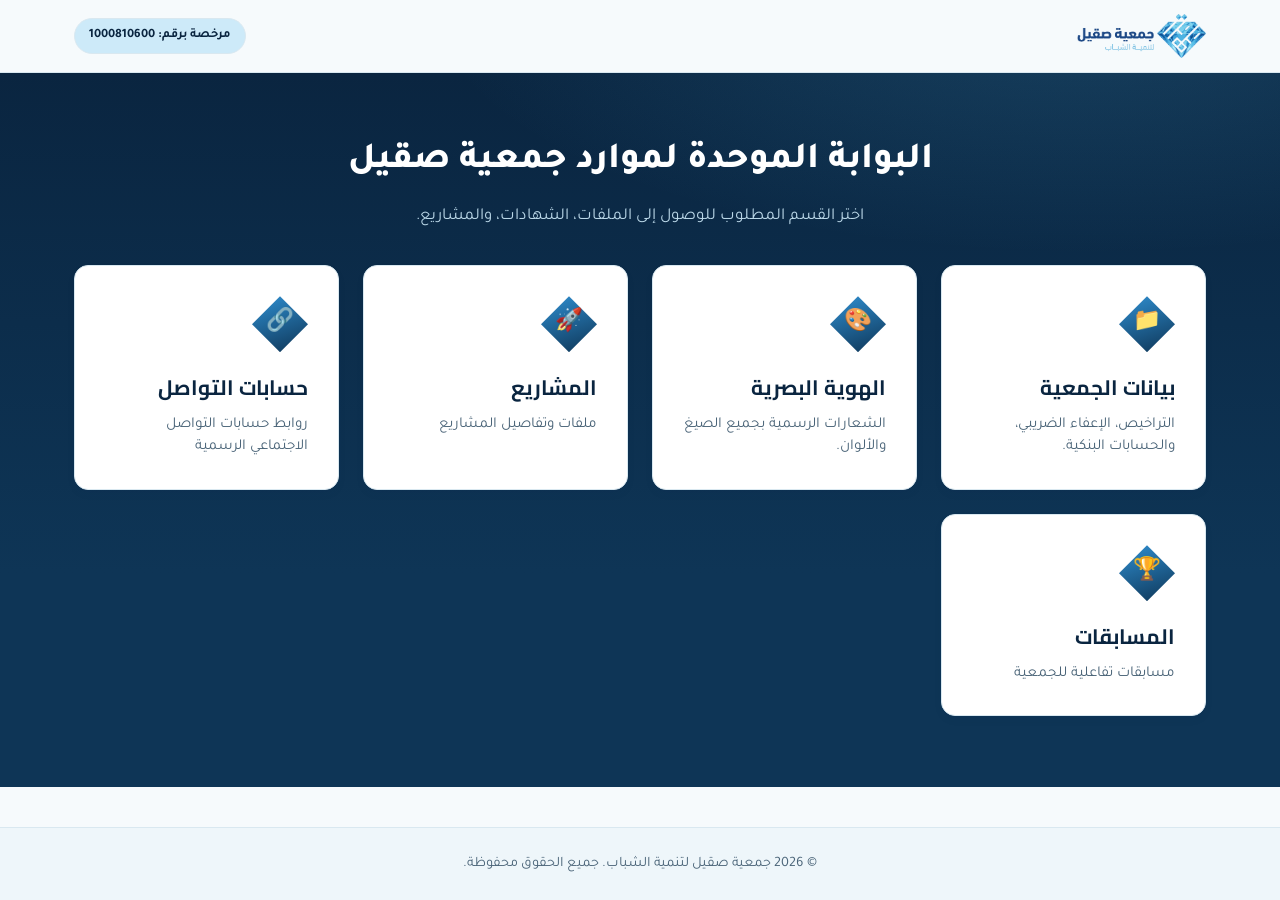
<file: index.html>
<!DOCTYPE html>
<html lang="ar" dir="rtl">

<head>
  <meta charset="UTF-8">
  <meta name="viewport" content="width=device-width, initial-scale=1.0">
  <title>موارد جمعية صقيل | Saqeel Resources</title>
  <link rel="stylesheet" href="assets/css/style.css">
  <link rel="preconnect" href="https://fonts.googleapis.com">
  <link rel="preconnect" href="https://fonts.gstatic.com" crossorigin>
  <link href="https://fonts.googleapis.com/css2?family=Tajawal:wght@400;700&display=swap" rel="stylesheet">
  <link href="https://fonts.googleapis.com/css2?family=Cairo:wght@200..1000&display=swap" rel="stylesheet">
</head>

<body class="home-page-body">

  <header class="navbar">
    <div class="container">
      <a href="index.html" class="logo">
        <img src="assets/img/logo-horizontal.png" alt="شعار جمعية صقيل" height="60">
      </a>
      <span class="license-badge">مرخصة برقم: 1000810600</span>
    </div>
  </header>

  <main class="hero-section">
    <div class="container text-center">
      <h1 class="main-title">البوابة الموحدة لموارد جمعية صقيل</h1>
      <p class="sub-title">اختر القسم المطلوب للوصول إلى الملفات، الشهادات، والمشاريع.</p>

      <!-- Saqeel Details Cards -->
      <div class="cards-container">
        <a href="data.html" class="nav-card">
          <div class="card-icon">📁</div>
          <h2>بيانات الجمعية</h2>
          <p>التراخيص، الإعفاء الضريبي، والحسابات البنكية.</p>
        </a>

        <!-- Saqeel Identity Card -->
        <a href="identity.html" class="nav-card">
          <div class="card-icon">🎨</div>
          <h2>الهوية البصرية</h2>
          <p>الشعارات الرسمية بجميع الصيغ والألوان.</p>
        </a>

        <!-- Certificates Card -->
        <a href="projects.html" class="nav-card">
          <div class="card-icon">🚀</div>
          <h2>المشاريع</h2>
          <p>ملفات وتفاصيل المشاريع</p>
        </a>

        <!-- social media links Card -->
        <a href="social-media.html" class="nav-card">
          <div class="card-icon">🔗</div>
          <h2>حسابات التواصل</h2>
          <p>روابط حسابات التواصل الاجتماعي الرسمية</p>
        </a>

        <!-- Competitions Card -->
        <a href="competitions.html" class="nav-card">
          <div class="card-icon">🏆</div>
          <h2>المسابقات</h2>
          <p>مسابقات تفاعلية للجمعية</p>
        </a>
      </div>
    </div>
  </main>

  <footer class="site-footer">
    <div class="container">
      <p>© <span id="footer-year">2026</span> جمعية صقيل لتنمية الشباب. جميع الحقوق محفوظة.</p>
    </div>
  </footer>
  <script>
    document.getElementById('footer-year').textContent = new Date().getFullYear();
  </script>

</body>

</html>
</file>
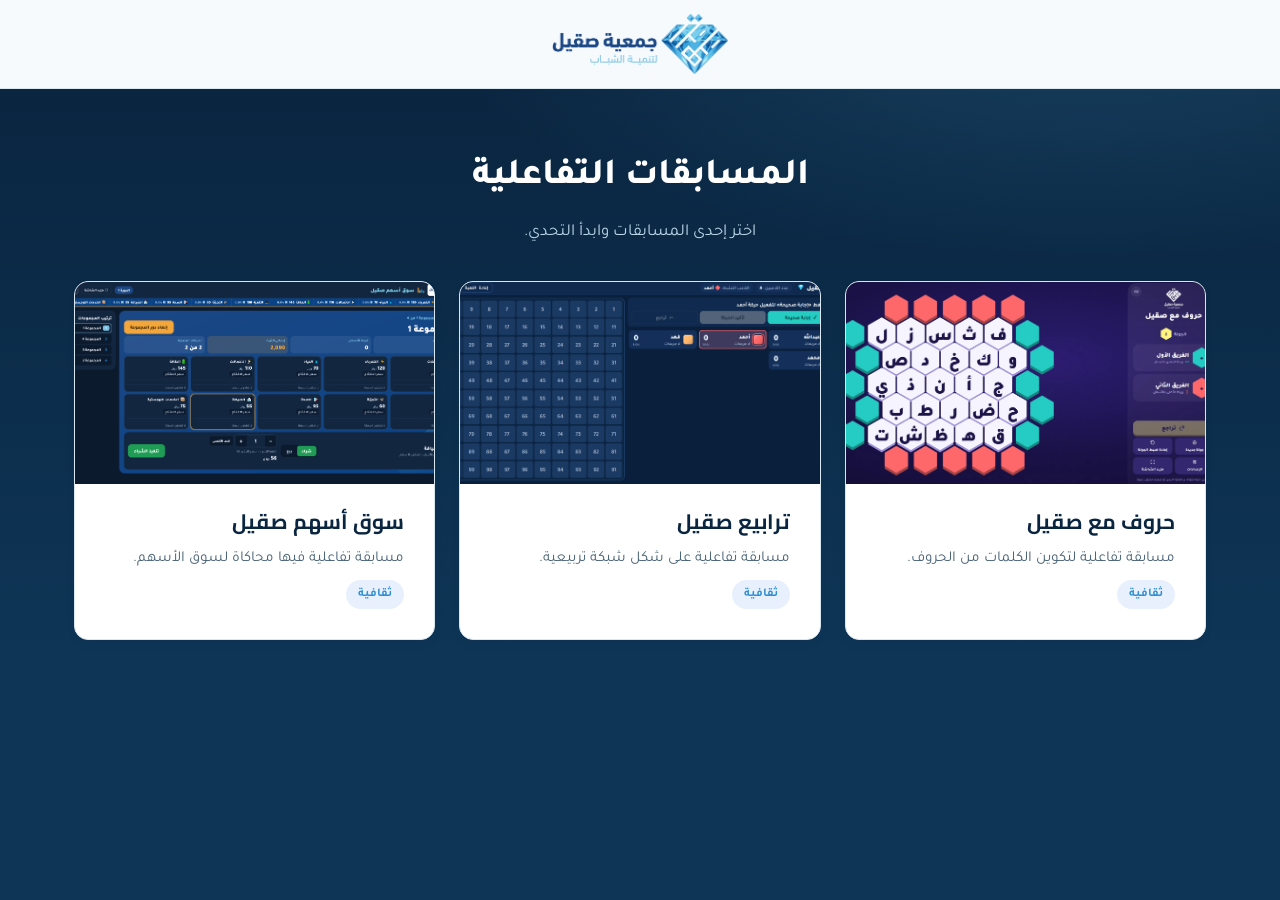
<file: competitions.html>
<!DOCTYPE html>
<html lang="ar" dir="rtl">

<head>
  <meta charset="UTF-8">
  <meta name="viewport" content="width=device-width, initial-scale=1.0">
  <title>المسابقات التفاعلية | صقيل</title>
  <link rel="stylesheet" href="assets/css/style.css">
  <link rel="preconnect" href="https://fonts.googleapis.com">
  <link rel="preconnect" href="https://fonts.gstatic.com" crossorigin>
  <link href="https://fonts.googleapis.com/css2?family=Tajawal:wght@400;700&display=swap" rel="stylesheet">
  <link href="https://fonts.googleapis.com/css2?family=Cairo:wght@200..1000&display=swap" rel="stylesheet">
  <style>
    .cards-container .nav-card { padding: 0; overflow: hidden; }
    .cards-container .card-thumb {
      width: 100%;
      aspect-ratio: 16 / 9;
      object-fit: cover;
      display: block;
    }
    .cards-container .nav-card .card-body { padding: 20px 30px 30px; }
    .card-tag {
      display: inline-block;
      margin-top: 10px;
      padding: 4px 12px;
      font-size: .75rem;
      font-weight: 700;
      color: var(--blue);
      background: rgba(37, 99, 235, .1);
      border-radius: 999px;
    }
  </style>
</head>

<body class="home-page-body">

  <header class="navbar">
    <div class="container" style="justify-content:center;">
      <img src="assets/img/logo-horizontal.png" alt="شعار جمعية صقيل" height="60">
    </div>
  </header>

  <main class="hero-section">
    <div class="container text-center">
      <h1 class="main-title">المسابقات التفاعلية</h1>
      <p class="sub-title">اختر إحدى المسابقات وابدأ التحدي.</p>

      <div class="cards-container">
        <a href="games/huroof.html" class="nav-card" target="_blank" rel="noopener">
          <img src="assets/img/games/huroof-thumb.webp" alt="حروف مع صقيل" class="card-thumb">
          <div class="card-body">
            <h2>حروف مع صقيل</h2>
            <p>مسابقة تفاعلية لتكوين الكلمات من الحروف.</p>
            <span class="card-tag">ثقافية</span>
          </div>
        </a>

        <a href="games/tarabee.html" class="nav-card" target="_blank" rel="noopener">
          <img src="assets/img/games/tarabee-thumb.png" alt="ترابيع صقيل" class="card-thumb">
          <div class="card-body">
            <h2>ترابيع صقيل</h2>
            <p>مسابقة تفاعلية على شكل شبكة تربيعية.</p>
            <span class="card-tag">ثقافية</span>
          </div>
        </a>

        <a href="games/stock-market.html" class="nav-card" target="_blank" rel="noopener">
          <img src="assets/img/games/broker.png" alt="سوق أسهم صقيل" class="card-thumb">
          <div class="card-body">
            <h2>سوق أسهم صقيل</h2>
            <p>مسابقة تفاعلية فيها محاكاة لسوق الأسهم.</p>
            <span class="card-tag">ثقافية</span>
          </div>
        </a>

      </div>
    </div>
  </main>

</body>

</html>
</file>
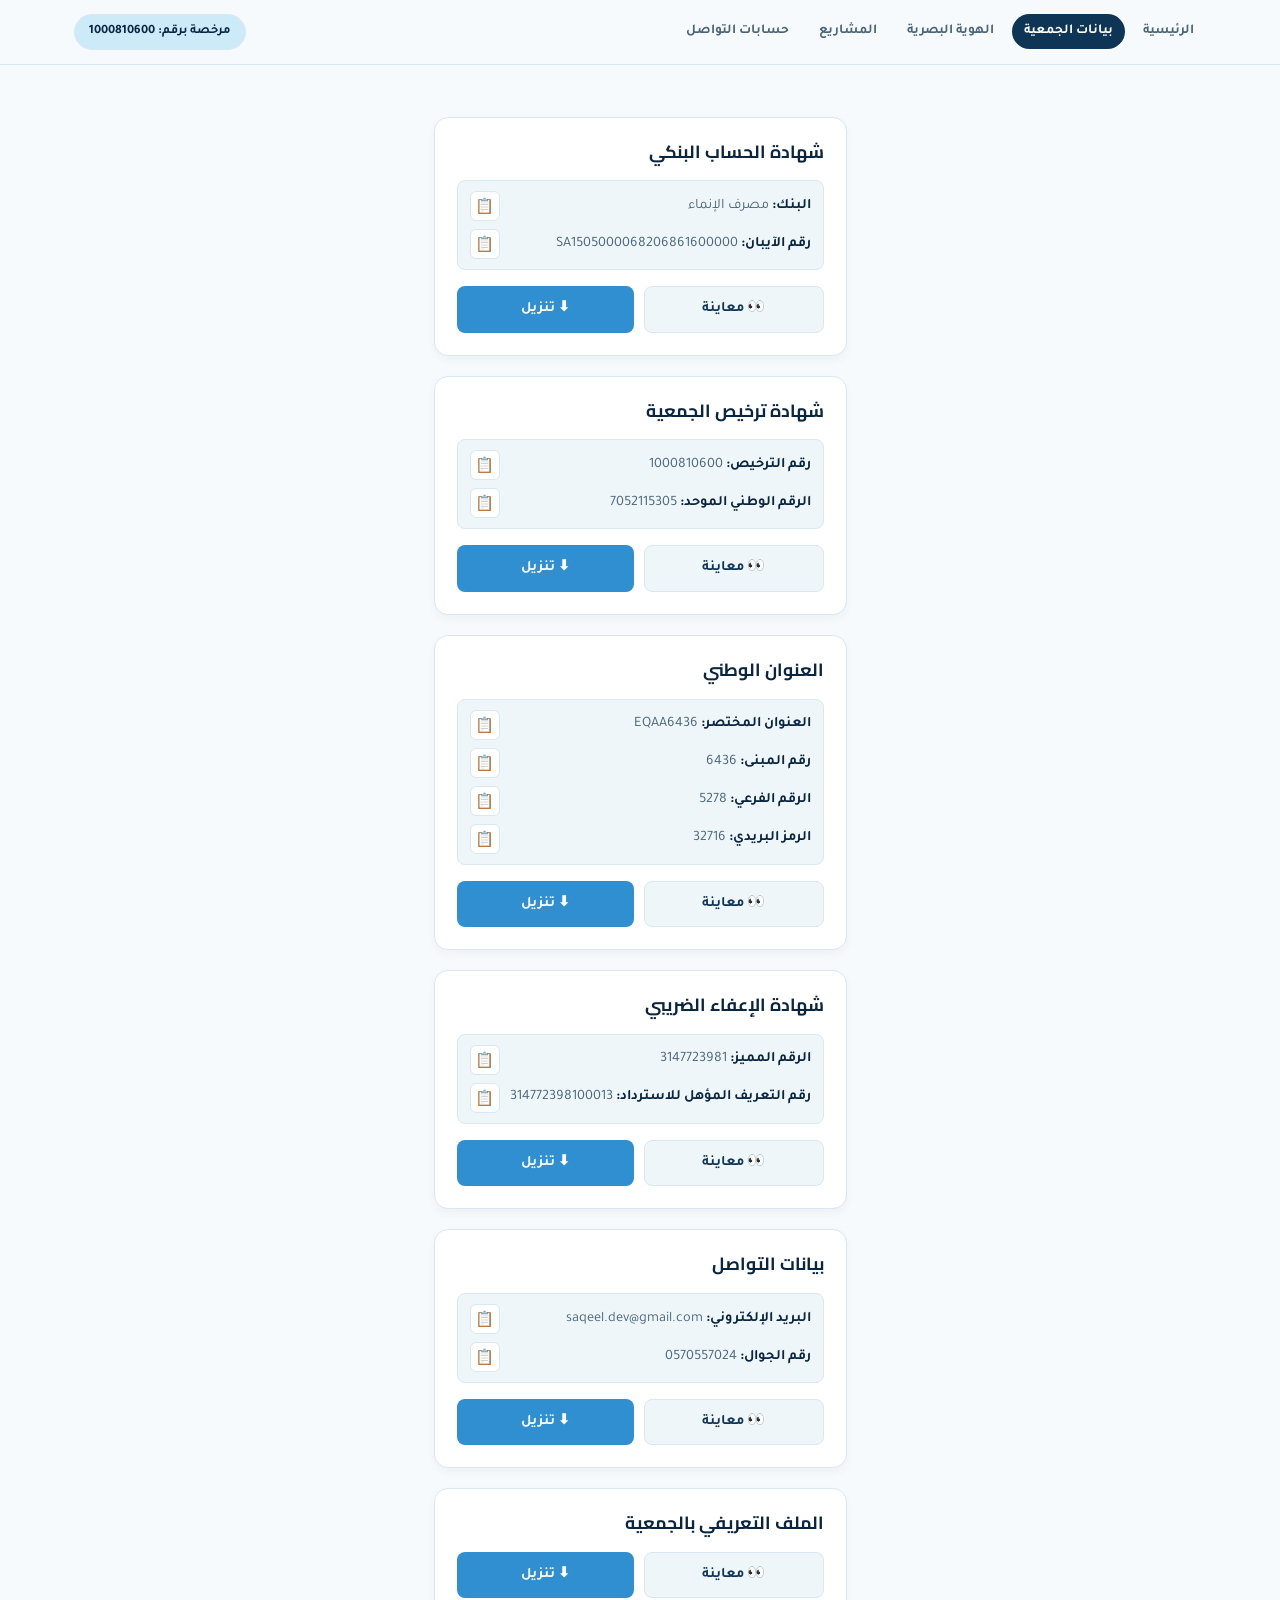
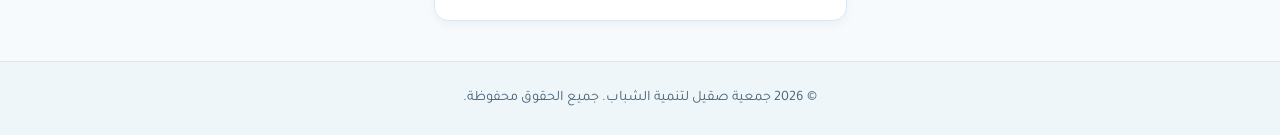
<file: data.html>
<!DOCTYPE html>
<html lang="ar" dir="rtl">

<head>
  <meta charset="UTF-8">
  <meta name="viewport" content="width=device-width, initial-scale=1.0">
  <title>بيانات الجمعية | Saqeel Resources</title>
  <link rel="stylesheet" href="assets/css/style.css">
  <link rel="preconnect" href="https://fonts.googleapis.com">
  <link rel="preconnect" href="https://fonts.gstatic.com" crossorigin>
  <link href="https://fonts.googleapis.com/css2?family=Tajawal:wght@400;700&display=swap" rel="stylesheet">
  <link href="https://fonts.googleapis.com/css2?family=Cairo:wght@200..1000&display=swap" rel="stylesheet">
</head>

<body class="page-body">
  <header class="navbar">
    <div class="container">
      <nav class="page-nav">
        <a href="index.html" class="page-nav-link">الرئيسية</a>
        <a href="data.html" class="page-nav-link is-active" aria-current="page">بيانات الجمعية</a>
        <a href="identity.html" class="page-nav-link">الهوية البصرية</a>
        <a href="projects.html" class="page-nav-link">المشاريع</a>
        <a href="social-media.html" class="page-nav-link">حسابات التواصل</a>
      </nav>
      <span class="license-badge">مرخصة برقم: 1000810600</span>
    </div>
  </header>

  <main class="container mt-4">
    <div class="files-grid" id="dynamic-files-container">
      <p style="text-align: center;">جاري تحميل الملفات...</p>
    </div>
  </main>

  <script>
    function escapeHtml(str) {
      return String(str ?? '')
        .replace(/&/g, '&amp;')
        .replace(/</g, '&lt;')
        .replace(/>/g, '&gt;')
        .replace(/"/g, '&quot;')
        .replace(/'/g, '&#39;');
    }

    function renderCopyLines(copyLines) {
      if (!copyLines || !copyLines.length) return '';
      const rows = copyLines.map(line => {
        const label = escapeHtml(line.label);
        const value = escapeHtml(line.value);
        const fullLine = `${line.label}: ${line.value}`;
        return `
                            <div class="copy-line">
                                <span class="copy-line-text"><strong>${label}:</strong> ${value}</span>
                                <button type="button" class="copy-btn" data-copy="${escapeHtml(fullLine)}" title="نسخ">📋</button>
                            </div>
                        `;
      }).join('');
      return `<div class="copy-lines">${rows}</div>`;
    }

    fetch('data/association.json')
      .then(response => {
        if (!response.ok) throw new Error('لا توجد بيانات حالياً');
        return response.json();
      })
      .then(data => {
        const container = document.getElementById('dynamic-files-container');
        container.innerHTML = '';

        if (data.files_list && data.files_list.length > 0) {
          data.files_list.forEach(item => {
            container.innerHTML += `
                            <div class="file-card">
                                <h3>${item.title}</h3>
                                ${renderCopyLines(item.copy_lines)}
                                <div class="action-buttons">
                                    <a href="${item.file}" target="_blank" class="btn btn-preview">👀 معاينة</a>
                                    <a href="${item.file}" download class="btn btn-download">⬇ تنزيل</a>
                                </div>
                            </div>
                        `;
          });
        } else {
          container.innerHTML = '<p style="text-align: center;">لم يتم إضافة ملفات بعد من لوحة التحكم.</p>';
        }

        container.addEventListener('click', (e) => {
          const btn = e.target.closest('.copy-btn');
          if (!btn) return;
          const text = btn.getAttribute('data-copy') || '';
          navigator.clipboard.writeText(text).then(() => {
            const original = btn.textContent;
            btn.textContent = '✔';
            btn.classList.add('copied');
            setTimeout(() => {
              btn.textContent = original;
              btn.classList.remove('copied');
            }, 1500);
          }).catch(() => {
            alert('تعذر نسخ النص، يرجى نسخه يدويًا');
          });
        });
      })
      .catch(error => {
        console.error('Error fetching data:', error);
        document.getElementById('dynamic-files-container').innerHTML = '<p style="text-align: center;">لم يتم العثور على ملفات.</p>';
      });
  </script>

  <footer class="site-footer">
    <div class="container">
      <p>© <span id="footer-year">2026</span> جمعية صقيل لتنمية الشباب. جميع الحقوق محفوظة.</p>
    </div>
  </footer>
  <script>
    document.getElementById('footer-year').textContent = new Date().getFullYear();
  </script>
</body>

</html>
</file>
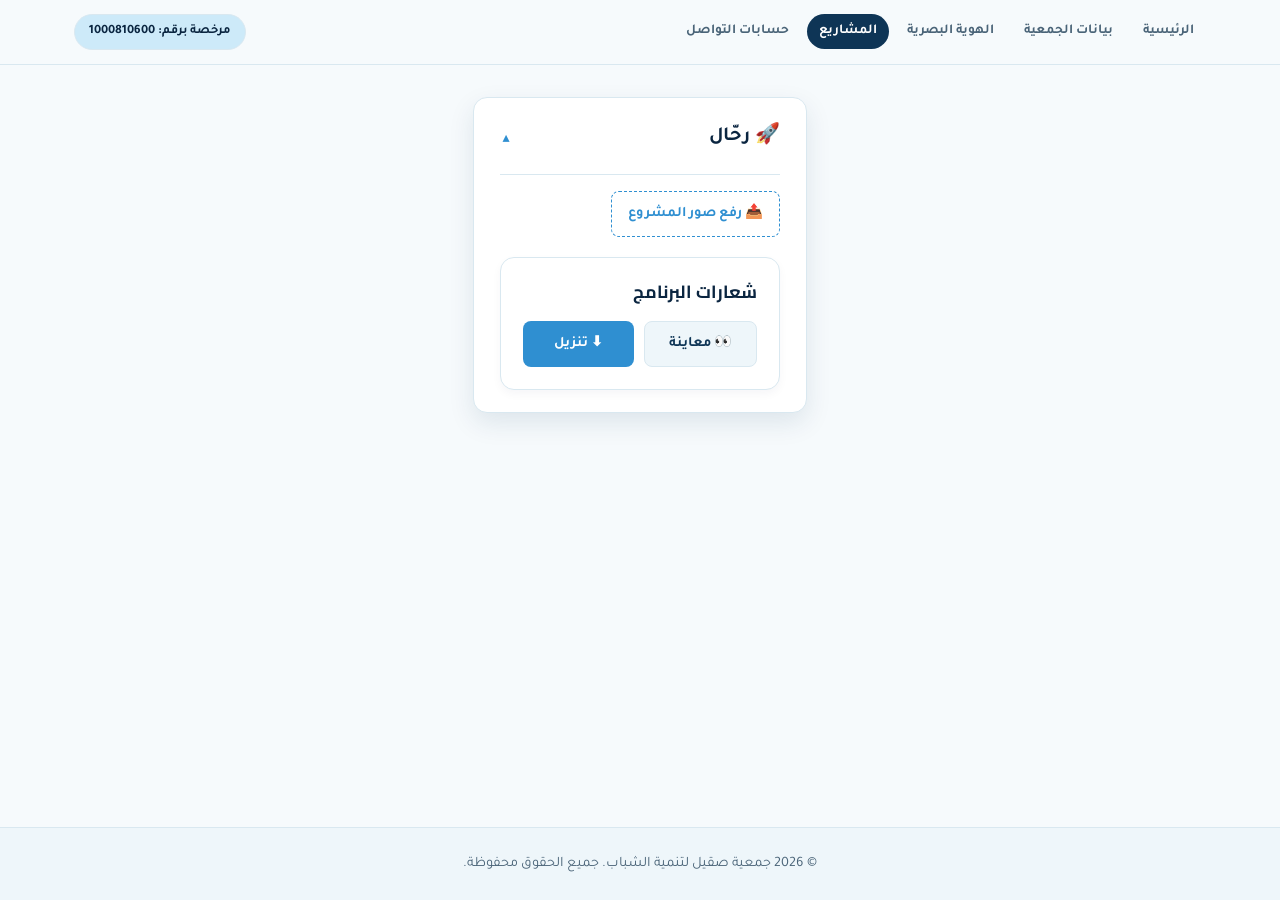
<file: projects.html>
<!DOCTYPE html>
<html lang="ar" dir="rtl">

<head>
  <meta charset="UTF-8">
  <meta name="viewport" content="width=device-width, initial-scale=1.0">
  <title>المشاريع | Saqeel Resources</title>
  <link rel="stylesheet" href="assets/css/style.css">
  <link rel="preconnect" href="https://fonts.googleapis.com">
  <link rel="preconnect" href="https://fonts.gstatic.com" crossorigin>
  <link href="https://fonts.googleapis.com/css2?family=Tajawal:wght@400;700&display=swap" rel="stylesheet">
  <link href="https://fonts.googleapis.com/css2?family=Cairo:wght@200..1000&display=swap" rel="stylesheet">
</head>

<body class="page-body">
  <header class="navbar">
    <div class="container">
      <nav class="page-nav">
        <a href="index.html" class="page-nav-link">الرئيسية</a>
        <a href="data.html" class="page-nav-link">بيانات الجمعية</a>
        <a href="identity.html" class="page-nav-link">الهوية البصرية</a>
        <a href="projects.html" class="page-nav-link is-active" aria-current="page">المشاريع</a>
        <a href="social-media.html" class="page-nav-link">حسابات التواصل</a>
      </nav>
      <span class="license-badge">مرخصة برقم: 1000810600</span>
    </div>
  </header>

  <main class="container mt-4" id="dynamic-projects-container">
    <p style="text-align: center;">جاري تحميل المشاريع...</p>
  </main>

  <script>
    fetch('data/projects.json')
      .then(response => {
        if (!response.ok) throw new Error('لا توجد بيانات حالياً');
        return response.json();
      })
      .then(data => {
        const container = document.getElementById('dynamic-projects-container');
        container.innerHTML = '';

        if (data.projects_list && data.projects_list.length > 0) {
          data.projects_list.forEach((project, index) => {
            // استخدام details و summary لجعل المشروع قابلاً للفتح والإغلاق بالضغط على اسمه
            // جعلنا أول مشروع مفتوح افتراضياً والباقي مغلق
            const isOpen = index === 0 ? 'open' : '';

            let projectHTML = `
                            <details class="project-section" ${isOpen}>
                                <summary class="project-title">🚀 ${project.title}</summary>
                                <div class="project-content">
                                    ${project.description ? `<p class="project-desc">${project.description}</p>` : ''}
                                    ${project.drive_folder_url ? `<a href="${project.drive_folder_url}" target="_blank" class="btn btn-drive">📤 رفع صور المشروع</a>` : ''}
                                    <div class="files-grid">
                        `;

            if (project.project_files && project.project_files.length > 0) {
              project.project_files.forEach(fileItem => {
                projectHTML += `
                                    <div class="file-card">
                                        <h4>${fileItem.file_title}</h4>
                                        <div class="action-buttons">
                                            <a href="${fileItem.file}" target="_blank" class="btn btn-preview">👀 معاينة</a>
                                            <a href="${fileItem.file}" download class="btn btn-download">⬇ تنزيل</a>
                                        </div>
                                    </div>
                                `;
              });
            } else {
              projectHTML += `<p>لا توجد ملفات مرفقة بهذا المشروع حالياً.</p>`;
            }

            projectHTML += `</div></div></details>`;
            container.innerHTML += projectHTML;
          });
        } else {
          container.innerHTML = '<p style="text-align: center;">لم يتم إضافة مشاريع بعد من لوحة التحكم.</p>';
        }
      })
      .catch(error => {
        console.error('Error fetching data:', error);
        document.getElementById('dynamic-projects-container').innerHTML = '<p style="text-align: center;">لم يتم العثور على مشاريع.</p>';
      });
  </script>

  <footer class="site-footer">
    <div class="container">
      <p>© <span id="footer-year">2026</span> جمعية صقيل لتنمية الشباب. جميع الحقوق محفوظة.</p>
    </div>
  </footer>
  <script>
    document.getElementById('footer-year').textContent = new Date().getFullYear();
  </script>
</body>

</html>
</file>
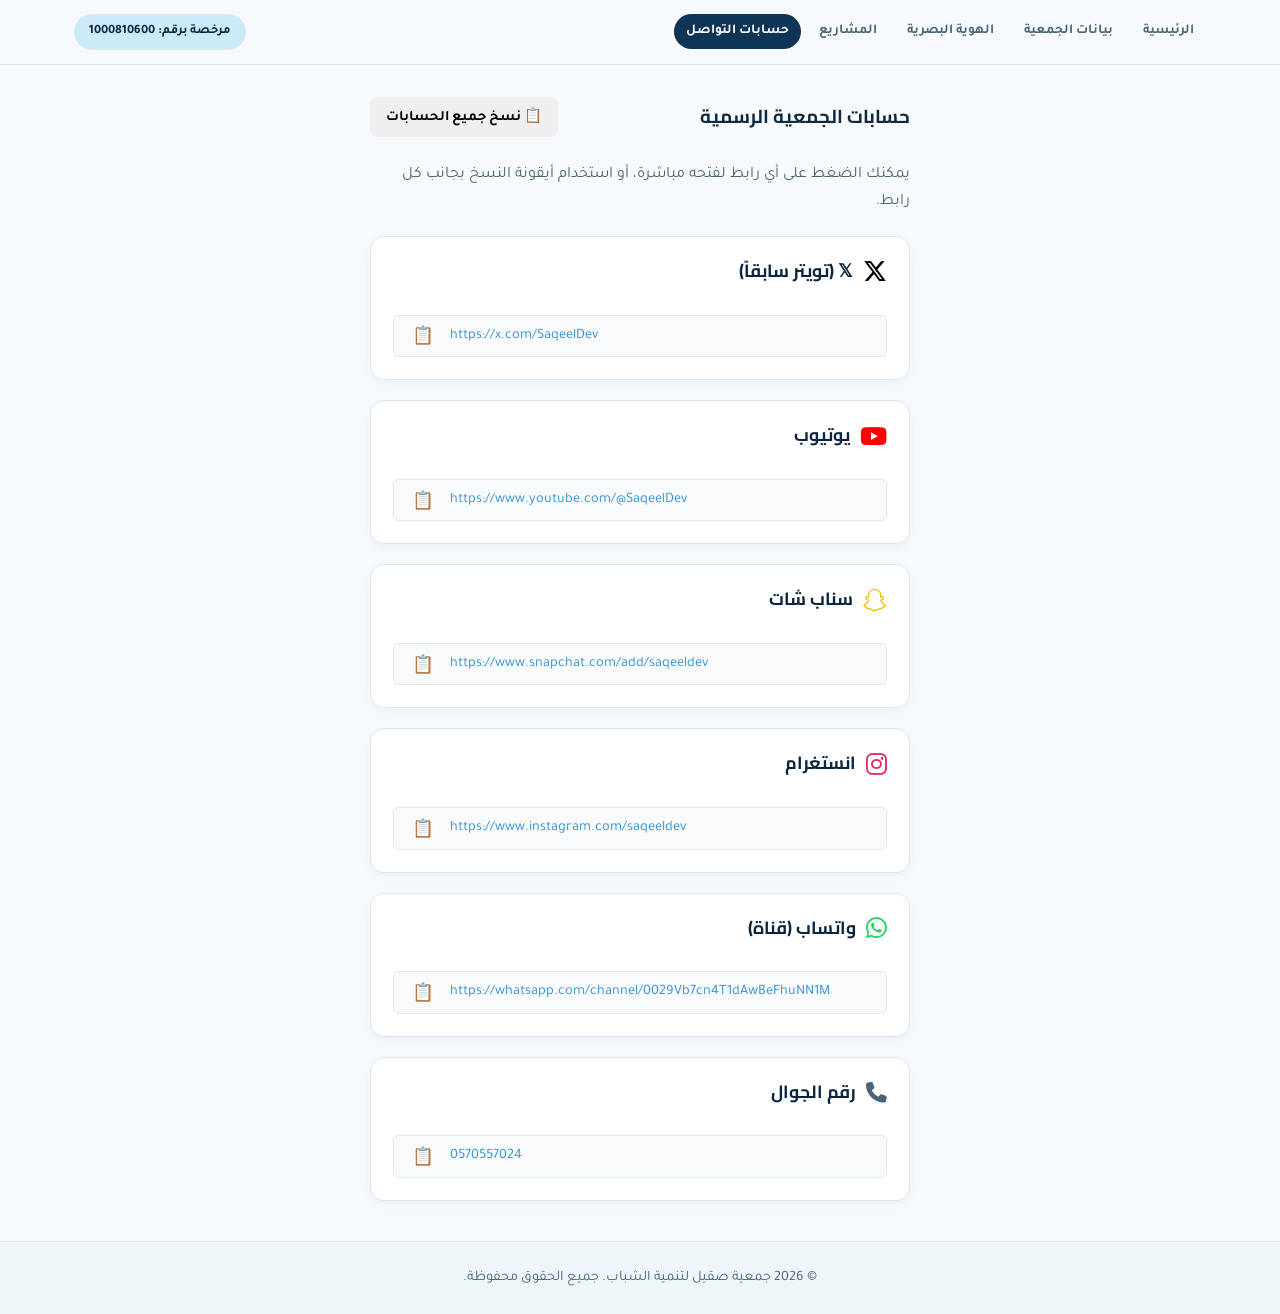
<file: social-media.html>
<!DOCTYPE html>
<html lang="ar" dir="rtl">
<head>
    <meta charset="UTF-8">
    <meta name="viewport" content="width=device-width, initial-scale=1.0">
    <title>وسائل التواصل | Saqeel Resources</title>
    <link rel="preconnect" href="https://fonts.googleapis.com">
    <link rel="preconnect" href="https://fonts.gstatic.com" crossorigin>
    <link href="https://fonts.googleapis.com/css2?family=Cairo:wght@400;700&family=Tajawal:wght@400;700&display=swap" rel="stylesheet">
    <link rel="stylesheet" href="https://cdnjs.cloudflare.com/ajax/libs/font-awesome/6.4.0/css/all.min.css">
    <link rel="stylesheet" href="assets/css/style.css">
</head>
<body class="page-body">
    <header class="navbar">
        <div class="container">
            <nav class="page-nav">
                <a href="index.html" class="page-nav-link">الرئيسية</a>
                <a href="data.html" class="page-nav-link">بيانات الجمعية</a>
                <a href="identity.html" class="page-nav-link">الهوية البصرية</a>
                <a href="projects.html" class="page-nav-link">المشاريع</a>
                <a href="social-media.html" class="page-nav-link is-active" aria-current="page">حسابات التواصل</a>
            </nav>
            <span class="license-badge">مرخصة برقم: 1000810600</span>
        </div>
    </header>

    <main class="container mt-4">
        <div class="project-section">
            <div style="display: flex; justify-content: space-between; align-items: center; margin-bottom: 25px; flex-wrap: wrap; gap: 15px;">
                <h3 class="project-title" style="margin: 0;">حسابات الجمعية الرسمية</h3>
                <button id="copyAllBtn" class="btn btn-primary" style="flex: none; width: auto; cursor: pointer; border: none; font-family: inherit;">
                    📋 نسخ جميع الحسابات
                </button>
            </div>
            
            <p class="section-desc mb-4">يمكنك الضغط على أي رابط لفتحه مباشرة، أو استخدام أيقونة النسخ بجانب كل رابط.</p>

            <div class="files-grid mt-4">
                <!-- X -->
                <div class="file-card">
                    <h4 style="display: flex; align-items: center; gap: 10px;">
                        <i class="fa-brands fa-x-twitter" style="font-size: 1.5rem; color: #000000;"></i>
                        𝕏 (تويتر سابقاً)
                    </h4>
                    <div style="display: flex; align-items: center; justify-content: space-between; margin-top: 15px; background: #f8fafc; padding: 8px 12px; border-radius: 6px; border: 1px solid #e2e8f0; gap: 10px;">
                        <a href="https://x.com/SaqeelDev" target="_blank" dir="ltr" style="color:var(--blue); text-decoration: none; word-break: break-all; font-size: 0.9rem; flex: 1;">https://x.com/SaqeelDev</a>
                        <button class="copy-single-btn" data-link="https://x.com/SaqeelDev" style="background: none; border: none; cursor: pointer; font-size: 1.1rem; transition: transform 0.2s;" title="نسخ الرابط">📋</button>
                    </div>
                </div>
                
                <!-- YouTube -->
                <div class="file-card">
                    <h4 style="display: flex; align-items: center; gap: 10px;">
                        <i class="fa-brands fa-youtube" style="font-size: 1.5rem; color: #FF0000;"></i>
                        يوتيوب
                    </h4>
                    <div style="display: flex; align-items: center; justify-content: space-between; margin-top: 15px; background: #f8fafc; padding: 8px 12px; border-radius: 6px; border: 1px solid #e2e8f0; gap: 10px;">
                        <a href="https://www.youtube.com/@SaqeelDev" target="_blank" dir="ltr" style="color:var(--blue); text-decoration: none; word-break: break-all; font-size: 0.9rem; flex: 1;">https://www.youtube.com/@SaqeelDev</a>
                        <button class="copy-single-btn" data-link="https://www.youtube.com/@SaqeelDev" style="background: none; border: none; cursor: pointer; font-size: 1.1rem; transition: transform 0.2s;" title="نسخ الرابط">📋</button>
                    </div>
                </div>
                
                <!-- Snapchat -->
                <div class="file-card">
                    <h4 style="display: flex; align-items: center; gap: 10px;">
                        <i class="fa-brands fa-snapchat" style="font-size: 1.5rem; color: #eebd00;"></i>
                        سناب شات
                    </h4>
                    <div style="display: flex; align-items: center; justify-content: space-between; margin-top: 15px; background: #f8fafc; padding: 8px 12px; border-radius: 6px; border: 1px solid #e2e8f0; gap: 10px;">
                        <a href="https://www.snapchat.com/add/saqeeldev?share_id=-_9GUh5MTUA&locale=ar-EG" target="_blank" dir="ltr" style="color:var(--blue); text-decoration: none; word-break: break-all; font-size: 0.9rem; flex: 1;">https://www.snapchat.com/add/saqeeldev</a>
                        <button class="copy-single-btn" data-link="https://www.snapchat.com/add/saqeeldev?share_id=-_9GUh5MTUA&locale=ar-EG" style="background: none; border: none; cursor: pointer; font-size: 1.1rem; transition: transform 0.2s;" title="نسخ الرابط">📋</button>
                    </div>
                </div>
                
                <!-- Instagram -->
                <div class="file-card">
                    <h4 style="display: flex; align-items: center; gap: 10px;">
                        <i class="fa-brands fa-instagram" style="font-size: 1.5rem; color: #E1306C;"></i>
                        انستغرام
                    </h4>
                    <div style="display: flex; align-items: center; justify-content: space-between; margin-top: 15px; background: #f8fafc; padding: 8px 12px; border-radius: 6px; border: 1px solid #e2e8f0; gap: 10px;">
                        <a href="https://www.instagram.com/saqeeldev?igsh=bjV3MnA2ZmN5cWQ4" target="_blank" dir="ltr" style="color:var(--blue); text-decoration: none; word-break: break-all; font-size: 0.9rem; flex: 1;">https://www.instagram.com/saqeeldev</a>
                        <button class="copy-single-btn" data-link="https://www.instagram.com/saqeeldev?igsh=bjV3MnA2ZmN5cWQ4" style="background: none; border: none; cursor: pointer; font-size: 1.1rem; transition: transform 0.2s;" title="نسخ الرابط">📋</button>
                    </div>
                </div>
                
                <!-- WhatsApp -->
                <div class="file-card">
                    <h4 style="display: flex; align-items: center; gap: 10px;">
                        <i class="fa-brands fa-whatsapp" style="font-size: 1.5rem; color: #25D366;"></i>
                        واتساب (قناة)
                    </h4>
                    <div style="display: flex; align-items: center; justify-content: space-between; margin-top: 15px; background: #f8fafc; padding: 8px 12px; border-radius: 6px; border: 1px solid #e2e8f0; gap: 10px;">
                        <a href="https://whatsapp.com/channel/0029Vb7cn4T1dAwBeFhuNN1M" target="_blank" dir="ltr" style="color:var(--blue); text-decoration: none; word-break: break-all; font-size: 0.9rem; flex: 1;">https://whatsapp.com/channel/0029Vb7cn4T1dAwBeFhuNN1M</a>
                        <button class="copy-single-btn" data-link="https://whatsapp.com/channel/0029Vb7cn4T1dAwBeFhuNN1M" style="background: none; border: none; cursor: pointer; font-size: 1.1rem; transition: transform 0.2s;" title="نسخ الرابط">📋</button>
                    </div>
                </div>
                
                <!-- Phone -->
                <div class="file-card">
                    <h4 style="display: flex; align-items: center; gap: 10px;">
                        <i class="fa-solid fa-phone" style="font-size: 1.3rem; color: var(--ink-soft);"></i>
                        رقم الجوال
                    </h4>
                    <div style="display: flex; align-items: center; justify-content: space-between; margin-top: 15px; background: #f8fafc; padding: 8px 12px; border-radius: 6px; border: 1px solid #e2e8f0; gap: 10px;">
                        <a href="tel:0570557024" dir="ltr" style="color:var(--blue); text-decoration: none; word-break: break-all; font-size: 0.9rem; flex: 1;">0570557024</a>
                        <button class="copy-single-btn" data-link="0570557024" style="background: none; border: none; cursor: pointer; font-size: 1.1rem; transition: transform 0.2s;" title="نسخ الرقم">📋</button>
                    </div>
                </div>
            </div>
        </div>
    </main>

    <script>
        // copy all social media accounts
        document.getElementById('copyAllBtn').addEventListener('click', function() {
            const textToCopy = `وسائل التواصل الخاصة بجمعية صقيل لتنمية الشباب:

X (تويتر): https://x.com/SaqeelDev
يوتيوب: https://www.youtube.com/@SaqeelDev
سناب شات: https://www.snapchat.com/add/saqeeldev?share_id=-_9GUh5MTUA&locale=ar-EG
انستغرام: https://www.instagram.com/saqeeldev?igsh=bjV3MnA2ZmN5cWQ4
واتساب: https://whatsapp.com/channel/0029Vb7cn4T1dAwBeFhuNN1M
رقم الجوال: 0570557024`;

            navigator.clipboard.writeText(textToCopy).then(() => {
                const btn = document.getElementById('copyAllBtn');
                const originalText = btn.innerHTML;
                
                btn.innerHTML = '✅ تم النسخ بنجاح!';
                btn.style.backgroundColor = '#10b981'; 
                btn.style.color = '#fff';

                setTimeout(() => {
                    btn.innerHTML = originalText;
                    btn.style.backgroundColor = ''; 
                    btn.style.color = '';
                }, 2000);
            }).catch(err => {
                console.error('فشل النسخ: ', err);
                alert('عذراً، حدث خطأ أثناء محاولة النسخ.');
            });
        });
// copy each url
        document.querySelectorAll('.copy-single-btn').forEach(btn => {
            btn.addEventListener('click', function() {
                const linkToCopy = this.getAttribute('data-link');
                
                navigator.clipboard.writeText(linkToCopy).then(() => {
                    const originalHTML = this.innerHTML;
                    
                    this.innerHTML = '✅';
                    this.style.transform = 'scale(1.2)';

                    setTimeout(() => {
                        this.innerHTML = originalHTML;
                        this.style.transform = 'scale(1)';
                    }, 2000);
                }).catch(err => {
                    console.error('فشل النسخ: ', err);
                });
            });
        });
    </script>

    <footer class="site-footer">
        <div class="container">
            <p>© <span id="footer-year">2026</span> جمعية صقيل لتنمية الشباب. جميع الحقوق محفوظة.</p>
        </div>
    </footer>
    <script>
        document.getElementById('footer-year').textContent = new Date().getFullYear();
    </script>
</body>
</html>
</file>
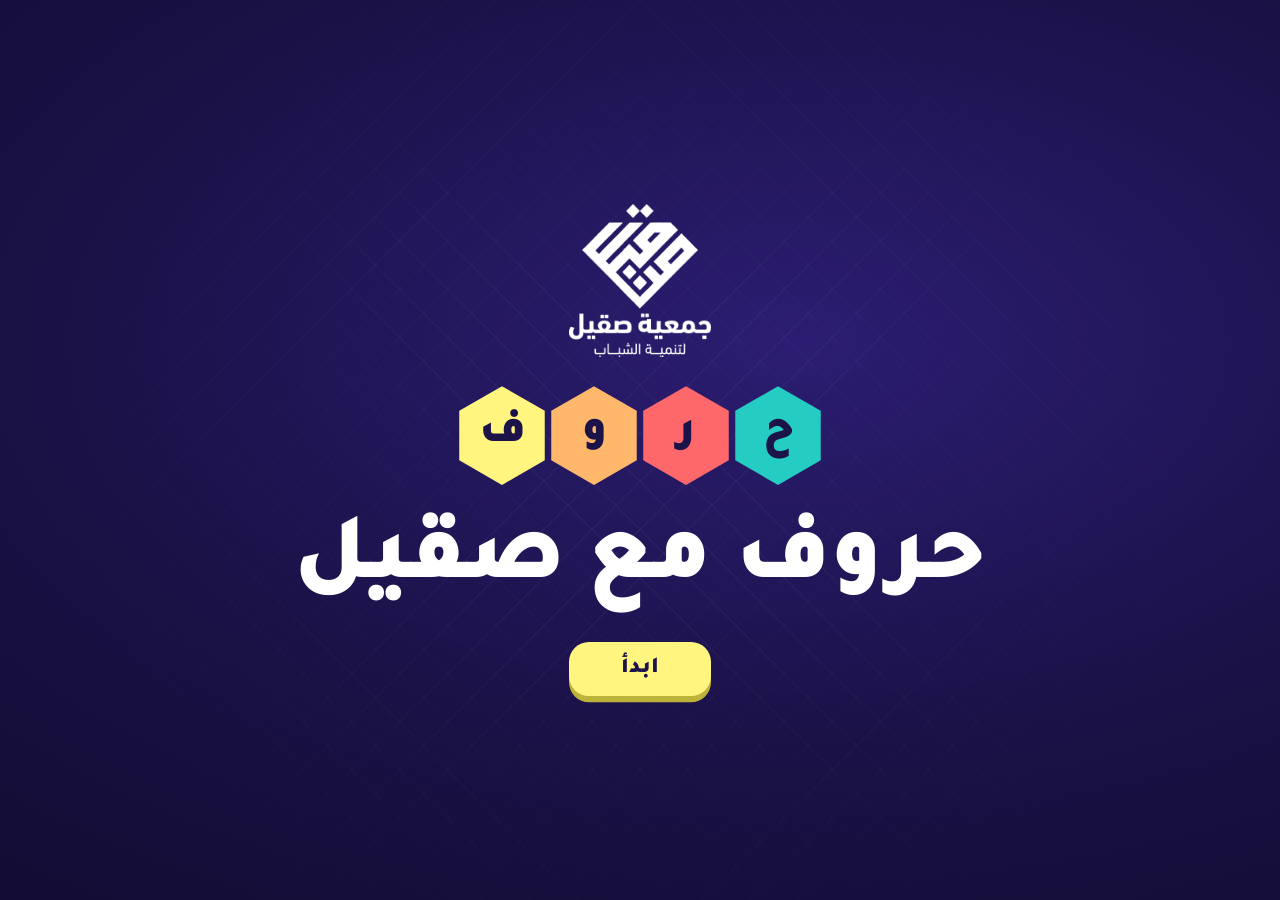
<file: games/huroof.html>
<!doctype html>
<html lang="ar" dir="rtl">
<head>
<meta charset="utf-8">
<meta name="viewport" content="width=device-width,initial-scale=1,viewport-fit=cover">
<meta name="theme-color" content="#170F3D">
<title>حروف مع صقيل</title>
<link rel="icon" href="data:image/svg+xml,%3Csvg xmlns='http://www.w3.org/2000/svg' viewBox='0 0 100 100'%3E%3Cpolygon points='50,3 91,26.5 91,73.5 50,97 9,73.5 9,26.5' fill='%2324CCC2'/%3E%3C/svg%3E">
<style>
@font-face{font-family:'Tajawal';font-style:normal;font-weight:500;font-display:swap;src:url([data-uri]) format('woff2');unicode-range:U+0600-06FF,U+0750-077F,U+0870-088E,U+0890-0891,U+0897-08E1,U+08E3-08FF,U+200C-200E,U+2010-2011,U+204F,U+2E41,U+FB50-FDFF,U+FE70-FE74,U+FE76-FEFC}
@font-face{font-family:'Tajawal';font-style:normal;font-weight:700;font-display:swap;src:url([data-uri]) format('woff2');unicode-range:U+0600-06FF,U+0750-077F,U+0870-088E,U+0890-0891,U+0897-08E1,U+08E3-08FF,U+200C-200E,U+2010-2011,U+204F,U+2E41,U+FB50-FDFF,U+FE70-FE74,U+FE76-FEFC}
@font-face{font-family:'Tajawal';font-style:normal;font-weight:900;font-display:swap;src:url([data-uri]) format('woff2');unicode-range:U+0600-06FF,U+0750-077F,U+0870-088E,U+0890-0891,U+0897-08E1,U+08E3-08FF,U+200C-200E,U+2010-2011,U+204F,U+2E41,U+FB50-FDFF,U+FE70-FE74,U+FE76-FEFC}
@font-face{font-family:'Tajawal';font-style:normal;font-weight:500;font-display:swap;src:url([data-uri]) format('woff2');unicode-range:U+0000-00FF,U+0131,U+0152-0153,U+02BB-02BC,U+02C6,U+02DA,U+02DC,U+0304,U+0308,U+0329,U+2000-206F,U+20AC,U+2122,U+2191,U+2193,U+2212,U+2215,U+FEFF,U+FFFD}
@font-face{font-family:'Tajawal';font-style:normal;font-weight:700;font-display:swap;src:url([data-uri]) format('woff2');unicode-range:U+0000-00FF,U+0131,U+0152-0153,U+02BB-02BC,U+02C6,U+02DA,U+02DC,U+0304,U+0308,U+0329,U+2000-206F,U+20AC,U+2122,U+2191,U+2193,U+2212,U+2215,U+FEFF,U+FFFD}
@font-face{font-family:'Tajawal';font-style:normal;font-weight:900;font-display:swap;src:url([data-uri]) format('woff2');unicode-range:U+0000-00FF,U+0131,U+0152-0153,U+02BB-02BC,U+02C6,U+02DA,U+02DC,U+0304,U+0308,U+0329,U+2000-206F,U+20AC,U+2122,U+2191,U+2193,U+2212,U+2215,U+FEFF,U+FFFD}
:root{
  --bg:#1A1146; --bg-deep:#0F0A2B; --line:rgba(255,255,255,.12);
  --ink:#FFFFFF; --ink-soft:#BDB5E6; --ink-dim:#8F86C2;
  --tile:#F6F3FF; --tile-shade:#9D8FDA; --tile-ink:#1C1348;
  --yellow:#FFF57F; --orange:#FFB76C; --turq:#24CCC2; --coral:#FF686B;
  --t1:#24CCC2; --t1-shade:#188A84; --t1-ink:#1C1348;
  --t2:#FF686B; --t2-shade:#AD4749; --t2-ink:#1C1348;
  --dialog:#221861;
  --hex:polygon(50% 0,100% 25%,100% 75%,50% 100%,0 75%,0 25%);
}
*{box-sizing:border-box}
html{font-size:clamp(13px,.62vw + .55vh,22px)}
html,body{height:100%;margin:0}
body{background:var(--bg-deep);color:var(--ink);font-family:'Tajawal','Cairo','Segoe UI',Tahoma,sans-serif;font-weight:500;-webkit-font-smoothing:antialiased;overflow:hidden}
button,input{font-family:inherit}
:focus-visible{outline:3px solid var(--yellow);outline-offset:3px}

#app{position:relative;height:100vh;height:100dvh;overflow:hidden;
  background:radial-gradient(120% 95% at 62% 38%,#2C1D72 0%,#1A1146 48%,#0F0A2B 100%)}
#app::before{content:"";position:absolute;inset:0;pointer-events:none;
  background-image:repeating-linear-gradient(45deg,rgba(255,255,255,.03) 0 1px,transparent 1px 34px),repeating-linear-gradient(-45deg,rgba(255,255,255,.03) 0 1px,transparent 1px 34px);
  -webkit-mask-image:radial-gradient(circle at 50% 50%,#000 25%,transparent 80%);mask-image:radial-gradient(circle at 50% 50%,#000 25%,transparent 80%)}
.screen{position:absolute;inset:0;display:none;z-index:1}
.screen.active{display:flex}

/* ========== buttons ========== */
.btn{--b:#33276F;--bs:#1C1450;--bi:var(--ink);
  display:inline-flex;align-items:center;justify-content:center;gap:.5em;border:0;cursor:pointer;
  padding:.72em 1.1em;border-radius:14px;background:var(--b);color:var(--bi);font-size:1rem;font-weight:700;line-height:1.25;
  box-shadow:0 .28em 0 var(--bs);transition:transform .08s,box-shadow .08s,filter .15s;-webkit-tap-highlight-color:transparent;text-align:center}
.btn:hover{filter:brightness(1.13)}
.btn:active{transform:translateY(.2em);box-shadow:0 .08em 0 var(--bs)}
.btn:disabled{opacity:.38;cursor:not-allowed;filter:none;transform:none;box-shadow:0 .28em 0 var(--bs)}
.btn svg{width:1.2em;height:1.2em;flex:none}
.btn-yellow{--b:var(--yellow);--bs:#BDB23A;--bi:var(--tile-ink)}
.btn-coral{--b:var(--coral);--bs:#A8393C;--bi:#fff}
.btn-ghost{--b:transparent;--bs:transparent;color:var(--ink-soft)}
.btn-xl{font-size:1.75rem;font-weight:900;padding:.55em 2.3em;border-radius:20px}
.btn-lg{font-size:1.2rem;padding:.7em 1.6em}
.flip-rtl{display:inline-flex;transform:scaleX(-1)}

/* ========== start screen ========== */
.start{align-items:center;justify-content:center;overflow:auto;padding:4vmin}
.start-inner{display:flex;flex-direction:column;align-items:center;gap:clamp(1rem,3.2vh,2.6rem);text-align:center;margin:auto}
.start-logo{height:clamp(84px,17vh,190px);width:auto;animation:rise .6s ease-out both}
.tiles{display:flex;gap:.5rem}
.tile{--c:var(--turq);width:clamp(54px,9.5vmin,124px);aspect-ratio:.866;clip-path:var(--hex);background:var(--c);color:var(--tile-ink);
  display:grid;place-items:center;font-size:clamp(28px,5.2vmin,66px);font-weight:900;line-height:1;
  animation:tileIn .62s cubic-bezier(.2,.9,.3,1.45) both;animation-delay:calc(.2s + var(--k) * .09s)}
.tile-1{--c:var(--coral)}.tile-2{--c:var(--orange)}.tile-3{--c:var(--yellow)}
.start-title{margin:0;font-size:clamp(3rem,6vmin + 3.2vw,9rem);font-weight:900;line-height:1.05;animation:rise .6s .5s ease-out both}
.start-actions{display:flex;flex-direction:column;align-items:center;gap:.9rem;animation:rise .5s .7s ease-out both}

.setup{width:min(1000px,100%);display:flex;flex-direction:column;gap:1.6rem;margin:auto}
.setup-head{display:flex;align-items:center;justify-content:center;gap:1rem}
.setup-head img{height:3.8rem;width:auto}
.setup-head h2{margin:0;font-size:2.5rem;font-weight:900}
.setup-actions{display:flex;flex-direction:column;align-items:center;gap:.5rem}

/* ========== team editor (setup + settings) ========== */
.editors{display:grid;grid-template-columns:1fr 1fr;gap:1.1rem}
.editor{--c:var(--t1);display:flex;flex-direction:column;gap:.9rem;padding:1.15rem;border-radius:20px;
  background:rgba(255,255,255,.05);border:1px solid var(--line);border-top:6px solid var(--c)}
.editor[data-team="1"]{--c:var(--t2)}
.editor-head{display:flex;align-items:center;gap:.6rem;flex-wrap:wrap}
.editor-head strong{font-size:1.25rem;font-weight:900}
.editor-head .dir{margin-inline-start:auto;display:flex;align-items:center;gap:.35rem;color:var(--ink-soft);font-size:.92rem}
.editor-head .dir svg{width:1.15em;height:1.15em;color:var(--c)}
.mini-hex{width:1.35rem;aspect-ratio:.866;clip-path:var(--hex);background:var(--c);flex:none}
.field{display:flex;flex-direction:column;gap:.4rem;color:var(--ink-soft);font-size:.92rem;font-weight:700}
.name-input{width:100%;padding:.7em .9em;border-radius:14px;border:2px solid var(--line);background:rgba(0,0,0,.25);color:#fff;font-size:1.3rem;font-weight:700;outline:none}
.name-input:focus{border-color:var(--c)}
.swatches{display:flex;flex-wrap:wrap;gap:.5rem .55rem}
.swatch{position:relative;width:2.1rem;height:2.1rem;border-radius:50%;border:0;padding:0;cursor:pointer;flex:none;
  box-shadow:inset 0 -3px 0 rgba(0,0,0,.18);transition:transform .12s}
.swatch:hover:not(:disabled){transform:scale(1.1)}
.swatch[aria-checked="true"],.swatch.custom.checked{box-shadow:0 0 0 3px var(--dialog),0 0 0 6px #fff}
.swatch:disabled{opacity:.2;cursor:not-allowed}
.swatch.custom{overflow:hidden;background:conic-gradient(#FF686B,#FFB76C,#FFF57F,#5BD66B,#24CCC2,#3FA7FF,#9B7BFF,#FF6FB5,#FF686B)}
.swatch.custom input{position:absolute;inset:-4px;width:calc(100% + 8px);height:calc(100% + 8px);opacity:0;cursor:pointer;border:0;padding:0}
.swatch.custom:focus-within{outline:3px solid var(--yellow);outline-offset:3px}

/* ========== game layout ========== */
.game{gap:clamp(10px,1.6vmin,28px);padding:clamp(10px,1.8vmin,32px)}
.panel{position:relative;width:clamp(250px,20vw,380px);flex:none;display:flex;flex-direction:column;gap:1rem;padding:1.2rem;overflow:auto;
  border-radius:28px;border:1px solid var(--line);background:linear-gradient(180deg,rgba(255,255,255,.075),rgba(255,255,255,.025))}
.stage{flex:1;min-width:0;min-height:0;display:flex;align-items:center;justify-content:center}
.is-fs .game{padding:1vmin;gap:1vmin}
.is-fs .panel{width:clamp(230px,18vw,340px)}

.brand{display:flex;flex-direction:column;align-items:center;gap:.55rem;padding-bottom:1rem;border-bottom:1px solid var(--line);text-align:center}
.brand img{height:clamp(56px,9.5vh,112px);width:auto}
.brand .title{font-size:1.95rem;font-weight:900;line-height:1.15}
.icon-btn{position:absolute;top:.8rem;inset-inline-end:.8rem;width:2.5rem;height:2.5rem;border-radius:50%;border:1px solid var(--line);
  background:rgba(255,255,255,.06);color:var(--ink-soft);display:grid;place-items:center;cursor:pointer;padding:0}
.icon-btn svg{width:1.2rem;height:1.2rem}
.icon-btn:hover{color:#fff}
.icon-btn[aria-pressed="true"]{color:var(--coral);border-color:rgba(255,104,107,.5)}

.round{display:flex;align-items:center;justify-content:center;gap:.6rem;color:var(--ink-soft);font-size:1.15rem;font-weight:700}
.round b{width:2.7rem;aspect-ratio:.866;clip-path:var(--hex);background:var(--yellow);color:var(--tile-ink);display:grid;place-items:center;font-size:1.35rem;font-weight:900}

.teams{display:flex;flex-direction:column;gap:.75rem}
.team{--c:var(--t1);--ci:var(--t1-ink);display:flex;align-items:center;gap:.9rem;padding:.7rem .8rem;border-radius:20px;
  background:rgba(255,255,255,.05);border:2px solid transparent;transition:border-color .3s,background .3s}
.team[data-team="1"]{--c:var(--t2);--ci:var(--t2-ink)}
.team-hex{width:4.5rem;aspect-ratio:.866;flex:none;clip-path:var(--hex);background:var(--c);color:var(--ci);display:grid;place-items:center;font-size:2.1rem;font-weight:900;line-height:1}
.team-hex.bump{animation:bump .35s cubic-bezier(.2,.9,.3,1.5)}
.team-info{min-width:0}
.team-name{font-size:1.45rem;font-weight:900;line-height:1.25;overflow-wrap:anywhere}
.team-dir{display:flex;align-items:center;gap:.35rem;margin-top:.2rem;color:var(--ink-soft);font-size:.9rem}
.team-dir svg{width:1.15em;height:1.15em;color:var(--c);flex:none}
.team.winner{border-color:var(--yellow);background:rgba(255,245,127,.1)}

.controls{margin-top:auto;display:flex;flex-direction:column;gap:.7rem}
.btn-wide{width:100%;font-size:1.4rem;font-weight:900;padding:.62em}
.grid2{display:grid;grid-template-columns:1fr 1fr;gap:.6rem}
.grid2 .btn{flex-direction:column;gap:.3rem;font-size:.95rem;padding:.7em .4em;min-height:4.3rem}
.hint{margin:0;color:var(--ink-dim);font-size:.8rem;line-height:1.5;text-align:center}

/* ========== board ========== */
.board{width:100%;height:100%;display:block;touch-action:manipulation;-webkit-user-select:none;user-select:none;-webkit-touch-callout:none;overflow:visible}
.cell{cursor:pointer;outline:none;transition:opacity .4s}
.cell .lift,.cell .pop,.cell .ring{transform-box:fill-box;transform-origin:center}
.cell .lift{transition:transform .14s ease}
.cell .face{fill:var(--tile);stroke:#fff;stroke-width:2.5;transition:fill .22s ease}
.cell .shade{fill:var(--tile-shade);transition:fill .22s ease}
.cell .letter{fill:var(--tile-ink);font-family:'Tajawal','Cairo',sans-serif;font-weight:900;font-size:52px;pointer-events:none;transition:fill .22s ease}
.cell .ring{fill:none;stroke:#fff;stroke-width:6;opacity:0;pointer-events:none}
.cell.own-0 .face{fill:var(--t1);stroke:rgba(255,255,255,.5)}
.cell.own-0 .shade{fill:var(--t1-shade)}
.cell.own-0 .letter{fill:var(--t1-ink)}
.cell.own-0 .ring{stroke:var(--t1)}
.cell.own-1 .face{fill:var(--t2);stroke:rgba(255,255,255,.5)}
.cell.own-1 .shade{fill:var(--t2-shade)}
.cell.own-1 .letter{fill:var(--t2-ink)}
.cell.own-1 .ring{stroke:var(--t2)}
.cell:not(.neutral){cursor:default}
@media (hover:hover){
  .board:not(.won) .cell.neutral:hover .lift{transform:translateY(-7px)}
  .board:not(.won) .cell.neutral:hover .face{fill:#fff}
}
.cell:focus-visible .face{stroke:var(--yellow);stroke-width:7}
.cell.claim .pop{animation:claim .42s cubic-bezier(.2,.9,.3,1.4)}
.cell.claim .ring{animation:ring .6s ease-out}
.cell.shake .pop{animation:shake .32s ease}
.board.intro .cell .lift{animation:cellIn .45s cubic-bezier(.2,.9,.3,1.3) both;animation-delay:calc(var(--d) * 40ms)}
.board.won .cell:not(.on-path){opacity:.36}
.cell.on-path .lift{filter:url(#glow)}
.cell.on-path .face{stroke:var(--yellow);stroke-width:6}
.cell.on-path .pop{animation:pulse 1.2s ease-in-out infinite;animation-delay:calc(var(--i) * 90ms)}
.frame{--c:var(--t1);--cs:var(--t1-shade)}
.frame.f1{--c:var(--t2);--cs:var(--t2-shade)}
.frame .f-face{fill:var(--c);transition:fill .25s}
.frame .f-shade{fill:var(--cs);transition:fill .25s}

/* ========== modals ========== */
.overlay{position:fixed;inset:0;z-index:50;display:grid;place-items:center;padding:4vmin;background:rgba(10,6,30,.62);
  -webkit-backdrop-filter:blur(3px);backdrop-filter:blur(3px);animation:fade .12s ease-out}
.dialog{position:relative;width:min(640px,100%);max-height:92vh;overflow:auto;padding:clamp(22px,3.2vmin,42px);border-radius:28px;
  background:var(--dialog);border:1px solid var(--line);box-shadow:0 30px 80px rgba(0,0,0,.45);animation:popIn .17s cubic-bezier(.2,.9,.3,1.25);outline:none}
.dialog h2{margin:0;font-size:2.1rem;font-weight:900;line-height:1.3;text-align:center}
.dialog-close{position:absolute;top:.9rem;inset-inline-end:.9rem;width:2.6rem;height:2.6rem;border-radius:50%;border:0;background:rgba(255,255,255,.08);color:var(--ink-soft);display:grid;place-items:center;cursor:pointer;padding:0}
.dialog-close:hover{color:#fff;background:rgba(255,255,255,.15)}
.dialog-close svg{width:1.3rem;height:1.3rem}
.muted{margin:0;color:var(--ink-soft);font-size:1.12rem;text-align:center;line-height:1.6}
.stack{display:flex;flex-direction:column;align-items:center;gap:1rem}

.sel-letter{width:6.4rem;aspect-ratio:.866;clip-path:var(--hex);background:var(--tile);color:var(--tile-ink);display:grid;place-items:center;font-size:3.5rem;font-weight:900;line-height:1}
.sel-letter.own-0{background:var(--t1);color:var(--t1-ink)}
.sel-letter.own-1{background:var(--t2);color:var(--t2-ink)}
.pick{display:grid;grid-template-columns:1fr 1fr;gap:1rem;width:100%;margin-top:.3rem}
.pick-btn,.btn-team{--c:var(--t1);--cs:var(--t1-shade);--ci:var(--t1-ink)}
.pick-1,.btn-team.to-1{--c:var(--t2);--cs:var(--t2-shade);--ci:var(--t2-ink)}
.pick-btn{border:0;cursor:pointer;min-height:8.8rem;padding:1rem;border-radius:24px;background:var(--c);color:var(--ci);box-shadow:0 .45rem 0 var(--cs);
  font-size:2.25rem;font-weight:900;line-height:1.2;overflow-wrap:anywhere;transition:transform .08s,box-shadow .08s,filter .15s;-webkit-tap-highlight-color:transparent}
.pick-btn:hover{filter:brightness(1.07)}
.pick-btn:active{transform:translateY(.35rem);box-shadow:0 .1rem 0 var(--cs)}
.owned-actions{display:flex;flex-direction:column;gap:.85rem;width:100%;margin-top:.3rem}
.btn-team{--b:var(--c);--bs:var(--cs);--bi:var(--ci);flex-direction:column;gap:.15rem;font-size:1.45rem;font-weight:900;padding:.8em}
.btn-team small{font-size:.8rem;font-weight:700;opacity:.8}
.owned-actions .btn:not(.btn-team){font-size:1.15rem;padding:.9em}
.confirm-actions{display:flex;gap:.8rem;justify-content:center;flex-wrap:wrap;width:100%;margin-top:.4rem}
.confirm-actions .btn{min-width:9rem;font-size:1.15rem}

.dialog-winner{width:min(780px,100%);background:radial-gradient(circle at 50% 0%,#3B2A92 0%,var(--dialog) 62%)}
.win-badge{--c:var(--t1);--ci:var(--t1-ink);width:8rem;aspect-ratio:.866;clip-path:var(--hex);background:var(--c);color:var(--ci);display:grid;place-items:center;animation:badge .7s cubic-bezier(.2,.9,.3,1.45) both}
.win-badge.win-1{--c:var(--t2);--ci:var(--t2-ink)}
.win-badge svg{width:46%;height:auto}
.dialog .win-title{font-size:clamp(2.4rem,4.6vw,4.4rem);line-height:1.2;animation:rise .45s .2s ease-out both}
.win-actions{display:flex;flex-wrap:wrap;gap:.8rem;justify-content:center;margin-top:.4rem}

.dialog-settings{width:min(920px,100%)}
.settings{display:flex;flex-direction:column;gap:1.25rem}
.toggles{display:grid;grid-template-columns:1fr 1fr;gap:.8rem}
.switch{display:flex;align-items:center;justify-content:space-between;gap:1rem;padding:.9rem 1.1rem;border-radius:16px;border:1px solid var(--line);
  background:rgba(255,255,255,.05);color:var(--ink);cursor:pointer;font-size:1.08rem;font-weight:700;text-align:start}
.switch-track{position:relative;width:3.2rem;height:1.8rem;border-radius:99px;background:rgba(255,255,255,.18);flex:none;transition:background .2s}
.switch-thumb{position:absolute;top:.2rem;right:.2rem;width:1.4rem;height:1.4rem;border-radius:50%;background:#fff;transition:transform .2s}
.switch[aria-checked="true"] .switch-track{background:var(--turq)}
.switch[aria-checked="true"] .switch-thumb{transform:translateX(-1.4rem)}
.settings-actions{display:flex;justify-content:space-between;gap:.8rem;flex-wrap:wrap}

.toast{position:fixed;left:50%;bottom:clamp(14px,4vmin,40px);z-index:80;max-width:90vw;padding:.7rem 1.35rem;border-radius:99px;background:#fff;color:var(--tile-ink);
  font-weight:700;font-size:1.05rem;text-align:center;box-shadow:0 10px 30px rgba(0,0,0,.35);opacity:0;pointer-events:none;transform:translate(-50%,16px);transition:opacity .2s,transform .2s}
.toast.show{opacity:1;transform:translate(-50%,0)}
#confetti{position:fixed;inset:0;width:100%;height:100%;pointer-events:none;z-index:70}

/* ========== motion ========== */
@keyframes rise{from{opacity:0;transform:translateY(16px)}to{opacity:1;transform:none}}
@keyframes tileIn{from{opacity:0;transform:translateY(45%) scale(.5) rotate(-14deg)}to{opacity:1;transform:none}}
@keyframes fade{from{opacity:0}}
@keyframes popIn{from{opacity:0;transform:scale(.92)}}
@keyframes claim{0%{transform:scale(.55)}60%{transform:scale(1.13)}100%{transform:scale(1)}}
@keyframes ring{0%{opacity:.95;transform:scale(1)}100%{opacity:0;transform:scale(1.5)}}
@keyframes shake{0%,100%{transform:translateX(0)}25%{transform:translateX(-6px)}75%{transform:translateX(6px)}}
@keyframes pulse{0%,100%{transform:scale(1)}50%{transform:scale(1.08)}}
@keyframes cellIn{from{opacity:0;transform:scale(.4)}to{opacity:1;transform:none}}
@keyframes bump{0%{transform:scale(1)}50%{transform:scale(1.18)}100%{transform:scale(1)}}
@keyframes badge{from{opacity:0;transform:scale(.3) rotate(-30deg)}to{opacity:1;transform:none}}
@media (prefers-reduced-motion:reduce){
  *,*::before,*::after{animation-duration:.001ms!important;animation-iteration-count:1!important;animation-delay:0s!important;transition-duration:.001ms!important}
}

/* ========== responsive ========== */
@media (max-width:760px){
  .editors,.toggles{grid-template-columns:1fr}
  .pick-btn{min-height:6.5rem;font-size:1.7rem}
}
@media (max-aspect-ratio:5/6){
  .game{flex-direction:column}
  .stage{order:-1}
  .panel{width:auto;overflow:visible;gap:.7rem;padding:.9rem}
  .brand{flex-direction:row;justify-content:center;padding-bottom:.6rem}
  .brand img{height:2.8rem}
  .brand .title{font-size:1.5rem}
  .icon-btn{top:.7rem}
  .teams{flex-direction:row}
  .team{flex:1;min-width:0;gap:.6rem;padding:.5rem}
  .team-hex{width:3.2rem;font-size:1.5rem}
  .team-name{font-size:1.1rem}
  .team-dir{font-size:.78rem}
  .grid2{grid-template-columns:repeat(4,1fr)}
  .grid2 .btn{font-size:.8rem;min-height:3.8rem}
  .hint{display:none}
}
</style>
</head>
<body>
<div id="app">
  <section id="screen-start" class="screen start active" aria-label="البداية"></section>

  <section id="screen-game" class="screen game" aria-label="لوحة المسابقة">
    <aside class="panel" aria-label="لوحة التحكم">
      <button class="icon-btn" id="btnMute" type="button" aria-pressed="false" aria-label="كتم الأصوات"></button>
      <div class="brand">
        <img id="panelLogo" alt="جمعية صقيل لتنمية الشباب">
        <div class="title">حروف مع صقيل</div>
      </div>
      <div class="round">الجولة <b id="roundNo">١</b></div>
      <div class="teams">
        <div class="team" data-team="0">
          <div class="team-hex"><span class="team-count">٠</span></div>
          <div class="team-info"><div class="team-name"></div><div class="team-dir" data-icon="dirH" data-label="يربط اليمين باليسار"></div></div>
        </div>
        <div class="team" data-team="1">
          <div class="team-hex"><span class="team-count">٠</span></div>
          <div class="team-info"><div class="team-name"></div><div class="team-dir" data-icon="dirV" data-label="يربط الأعلى بالأسفل"></div></div>
        </div>
      </div>
      <div class="controls">
        <button id="btnUndo" class="btn btn-yellow btn-wide" type="button"><span class="flip-rtl" data-icon="undo"></span>تراجع</button>
        <div class="grid2">
          <button id="btnNew" class="btn" type="button"><span data-icon="hexPlus"></span>جولة جديدة</button>
          <button id="btnReset" class="btn" type="button"><span data-icon="reset"></span>إعادة ضبط الجولة</button>
          <button id="btnSettings" class="btn" type="button"><span data-icon="sliders"></span>الإعدادات</button>
          <button id="btnFs" class="btn" type="button"><span id="fsIcon"></span><span id="fsLabel">ملء الشاشة</span></button>
        </div>
        <p class="hint">لتعديل خلية ملوّنة: زر الفأرة الأيمن أو ضغط مطوّل عليها</p>
      </div>
    </aside>
    <main class="stage" id="stage"></main>
  </section>
</div>
<div id="modals"></div>
<canvas id="confetti" aria-hidden="true"></canvas>
<div id="toast" class="toast" role="status" aria-live="polite"></div>

<script>
(() => {
'use strict';

/* =========================================================
   ثوابت
   ========================================================= */
const LOGO_SRC = '[data-uri]';
const LETTERS = ['أ','ب','ت','ث','ج','ح','خ','د','ذ','ر','ز','س','ش','ص','ض','ط','ظ','ع','غ','ف','ق','ك','ل','م','ن','هـ','و','ي'];
const ROWS = 5, COLS = 5, N = ROWS * COLS;
const STORE_KEY = 'huroof_saqeel_v1';
const DEFAULT_NAMES = ['الفريق الأول', 'الفريق الثاني'];
const DIR_TEXT = ['يربط اليمين باليسار', 'يربط الأعلى بالأسفل'];
const PRESETS = ['#24CCC2', '#FF686B', '#FFB76C', '#3FA7FF', '#9B7BFF', '#5BD66B', '#FF6FB5', '#FFE14D'];
const INK_DARK = '#1C1348';

const I = (d) => `<svg viewBox="0 0 24 24" fill="none" stroke="currentColor" stroke-width="2.2" stroke-linecap="round" stroke-linejoin="round" aria-hidden="true">${d}</svg>`;
const ICONS = {
  undo: I('<path d="M9 14 4 9l5-5"/><path d="M4 9h10.5a5.5 5.5 0 0 1 0 11H11"/>'),
  hexPlus: I('<path d="M12 2.5 20.5 7.3v9.4L12 21.5l-8.5-4.8V7.3z"/><path d="M12 8.5v7M8.5 12h7"/>'),
  reset: I('<path d="M3 12a9 9 0 1 0 9-9 9.75 9.75 0 0 0-6.74 2.74L3 8"/><path d="M3 3v5h5"/>'),
  sliders: I('<path d="M4 6h9M17 6h3M4 12h3M11 12h9M4 18h11M19 18h1"/><circle cx="15" cy="6" r="2"/><circle cx="9" cy="12" r="2"/><circle cx="17" cy="18" r="2"/>'),
  fs: I('<path d="M8 3H5a2 2 0 0 0-2 2v3M21 8V5a2 2 0 0 0-2-2h-3M3 16v3a2 2 0 0 0 2 2h3M16 21h3a2 2 0 0 0 2-2v-3"/>'),
  fsExit: I('<path d="M8 3v3a2 2 0 0 1-2 2H3M21 8h-3a2 2 0 0 1-2-2V3M3 16h3a2 2 0 0 1 2 2v3M16 21v-3a2 2 0 0 1 2-2h3"/>'),
  volOn: I('<path d="M11 5 6 9H2v6h4l5 4z"/><path d="M15.5 8.5a5 5 0 0 1 0 7M19 5a10 10 0 0 1 0 14"/>'),
  volOff: I('<path d="M11 5 6 9H2v6h4l5 4z"/><path d="m22 9-6 6M16 9l6 6"/>'),
  dirH: I('<path d="M3 12h18M7 8l-4 4 4 4M17 8l4 4-4 4"/>'),
  dirV: I('<path d="M12 3v18M8 7l4-4 4 4M8 17l4 4 4-4"/>'),
  close: I('<path d="M18 6 6 18M6 6l12 12"/>'),
  trophy: I('<path d="M8 21h8M12 17v4M7 4h10v5a5 5 0 0 1-10 0z"/><path d="M17 5h3v2a4 4 0 0 1-4 4M7 5H4v2a4 4 0 0 0 4 4"/>'),
  shuffle: I('<path d="M2 18h1.4c1.3 0 2.5-.6 3.3-1.7l6.1-8.6c.7-1.1 2-1.7 3.3-1.7H22"/><path d="m18 2 4 4-4 4M2 6h1.9c1.5 0 2.9.9 3.6 2.2M22 18h-5.9c-1.3 0-2.6-.7-3.3-1.8l-.5-.8"/><path d="m18 14 4 4-4 4"/>')
};

/* =========================================================
   أدوات
   ========================================================= */
const $ = (s, r = document) => r.querySelector(s);
const NS = 'http://www.w3.org/2000/svg';
function el(tag, props = {}, children = []) {
  const e = document.createElement(tag);
  for (const [k, v] of Object.entries(props)) {
    if (v === false || v == null) continue;
    if (k === 'class') e.className = v;
    else if (k === 'text') e.textContent = v;
    else if (k === 'html') e.innerHTML = v;
    else if (k.startsWith('on') && typeof v === 'function') e.addEventListener(k.slice(2), v);
    else e.setAttribute(k, v === true ? '' : v);
  }
  for (const c of [].concat(children)) if (c != null && c !== false) e.append(c);
  return e;
}
function sv(tag, attrs = {}) {
  const e = document.createElementNS(NS, tag);
  for (const [k, v] of Object.entries(attrs)) e.setAttribute(k, v);
  return e;
}
const toAr = (n) => String(n).replace(/[0-9]/g, (d) => '٠١٢٣٤٥٦٧٨٩'[d]);
function shuffle(a) { a = a.slice(); for (let i = a.length - 1; i > 0; i--) { const j = Math.floor(Math.random() * (i + 1)); [a[i], a[j]] = [a[j], a[i]]; } return a; }
const sameColor = (a, b) => String(a).toLowerCase() === String(b).toLowerCase();
function hexToRgb(h) { h = h.replace('#', ''); const n = parseInt(h, 16); return [(n >> 16) & 255, (n >> 8) & 255, n & 255]; }
const rgbToHex = (rgb) => '#' + rgb.map((v) => Math.round(Math.max(0, Math.min(255, v))).toString(16).padStart(2, '0')).join('');
const darken = (hex, f) => rgbToHex(hexToRgb(hex).map((v) => v * f));
function luminance(hex) {
  const [r, g, b] = hexToRgb(hex).map((v) => { v /= 255; return v <= 0.03928 ? v / 12.92 : Math.pow((v + 0.055) / 1.055, 2.4); });
  return 0.2126 * r + 0.7152 * g + 0.0722 * b;
}
function inkFor(hex) {
  const L = luminance(hex), Ld = luminance(INK_DARK);
  return (L + 0.05) / (Ld + 0.05) >= 1.05 / (L + 0.05) ? INK_DARK : '#FFFFFF';
}

/* =========================================================
   الشبكة السداسية — إحداثيات محورية (Axial)
   الصفوف الفردية مُزاحة نصف خلية (odd-r) وخلايا مدبّبة الرأس
   ========================================================= */
const S = 50;                      // نصف قطر الخلية
const HW = Math.sqrt(3) * S;       // عرض الخلية
const centerOf = (r, c) => ({ x: HW * (c + 0.5 * (r & 1)), y: 1.5 * S * r });
function hexPoints(k) {
  const p = [];
  for (let i = 0; i < 6; i++) { const a = (Math.PI / 180) * (60 * i - 90); p.push((S * k * Math.cos(a)).toFixed(2) + ',' + (S * k * Math.sin(a)).toFixed(2)); }
  return p.join(' ');
}
const AXIAL_DIRS = [[1, 0], [1, -1], [0, -1], [-1, 0], [-1, 1], [0, 1]];
const toAxial = (r, c) => ({ q: c - (r - (r & 1)) / 2, r });
const fromAxial = (q, r) => ({ r, c: q + (r - (r & 1)) / 2 });
const NEIGHBORS = Array.from({ length: N }, (_, i) => {
  const r = Math.floor(i / COLS), c = i % COLS, a = toAxial(r, c);
  return AXIAL_DIRS.map(([dq, dr]) => fromAxial(a.q + dq, a.r + dr))
    .filter((p) => p.r >= 0 && p.r < ROWS && p.c >= 0 && p.c < COLS)
    .map((p) => p.r * COLS + p.c);
});

// الفريق الأول: من العمود الأيمن إلى الأيسر — الفريق الثاني: من الصف العلوي إلى السفلي
function findWinPath(owners, team) {
  const isStart = team === 0 ? (i) => i % COLS === COLS - 1 : (i) => i < COLS;
  const isGoal = team === 0 ? (i) => i % COLS === 0 : (i) => i >= N - COLS;
  const parent = new Array(N).fill(-2), queue = [];
  for (let i = 0; i < N; i++) if (owners[i] === team && isStart(i)) { parent[i] = -1; queue.push(i); }
  for (let h = 0; h < queue.length; h++) {
    const i = queue[h];
    if (isGoal(i)) { const path = []; for (let k = i; k !== -1; k = parent[k]) path.push(k); return path.reverse(); }
    for (const j of NEIGHBORS[i]) if (parent[j] === -2 && owners[j] === team) { parent[j] = i; queue.push(j); }
  }
  return null;
}

/* =========================================================
   الحفظ: LocalStorage، وعند تعذّره (معاينة Claude) تخزين المنصّة، ثم الذاكرة
   ========================================================= */
const Store = (() => {
  let mode = 'memory'; const mem = {};
  try { localStorage.setItem('__hs_t', '1'); localStorage.removeItem('__hs_t'); mode = 'local'; } catch (_) {
    if (window.storage && typeof window.storage.set === 'function') mode = 'platform';
  }
  return {
    get mode() { return mode; },
    async load() {
      try {
        if (mode === 'local') { const v = localStorage.getItem(STORE_KEY); return v ? JSON.parse(v) : null; }
        if (mode === 'platform') { try { const r = await window.storage.get(STORE_KEY, false); return r && r.value ? JSON.parse(r.value) : null; } catch (_) { return null; } }
        return mem[STORE_KEY] ? JSON.parse(mem[STORE_KEY]) : null;
      } catch (_) { return null; }
    },
    save(data) {
      const s = JSON.stringify(data);
      try {
        if (mode === 'local') localStorage.setItem(STORE_KEY, s);
        else if (mode === 'platform') window.storage.set(STORE_KEY, s, false).catch(() => {});
        else mem[STORE_KEY] = s;
      } catch (e) { console.warn('تعذّر الحفظ', e); }
    }
  };
})();

/* =========================================================
   الحالة
   ========================================================= */
const defaultSettings = () => ({
  teams: [{ name: DEFAULT_NAMES[0], color: '#24CCC2' }, { name: DEFAULT_NAMES[1], color: '#FF686B' }],
  sound: true, confetti: true
});
const App = { settings: defaultSettings(), round: null, win: null, screen: 'start' };
const makeRound = (no) => ({ no, letters: shuffle(LETTERS).slice(0, N), owners: Array(N).fill(null), history: [], active: true });
const teamName = (t) => (App.settings.teams[t].name || '').trim() || DEFAULT_NAMES[t];

function validRound(r) {
  return !!r && Number.isInteger(r.no) && r.no >= 1 &&
    Array.isArray(r.letters) && r.letters.length === N && r.letters.every((l) => LETTERS.includes(l)) && new Set(r.letters).size === N &&
    Array.isArray(r.owners) && r.owners.length === N && r.owners.every((o) => o === null || o === 0 || o === 1) &&
    Array.isArray(r.history) && r.history.every((h) => h && Number.isInteger(h.i) && h.i >= 0 && h.i < N);
}
function hydrate(d) {
  if (!d || typeof d !== 'object') return;
  const s = d.settings;
  if (s && Array.isArray(s.teams) && s.teams.length === 2) {
    s.teams.forEach((tm, t) => {
      if (tm && typeof tm.name === 'string') App.settings.teams[t].name = tm.name.slice(0, 30);
      if (tm && /^#[0-9a-f]{6}$/i.test(tm.color)) App.settings.teams[t].color = tm.color.toUpperCase();
    });
    if (sameColor(App.settings.teams[0].color, App.settings.teams[1].color)) App.settings.teams[1].color = sameColor(App.settings.teams[0].color, '#FF686B') ? '#24CCC2' : '#FF686B';
  }
  if (s && typeof s.sound === 'boolean') App.settings.sound = s.sound;
  if (s && typeof s.confetti === 'boolean') App.settings.confetti = s.confetti;
  if (validRound(d.round)) App.round = d.round;
}
const persistNow = () => Store.save({ v: 1, settings: App.settings, round: App.round });
let saveTimer = 0;
const persistSoon = () => { clearTimeout(saveTimer); saveTimer = setTimeout(persistNow, 250); };

function applyTeamColors() {
  const st = document.documentElement.style;
  App.settings.teams.forEach((tm, t) => {
    st.setProperty(`--t${t + 1}`, tm.color);
    st.setProperty(`--t${t + 1}-shade`, darken(tm.color, 0.66));
    st.setProperty(`--t${t + 1}-ink`, inkFor(tm.color));
  });
}
function normalizeNames() {
  App.settings.teams.forEach((tm, t) => { tm.name = (tm.name || '').trim() || DEFAULT_NAMES[t]; });
}

/* =========================================================
   رسائل قصيرة
   ========================================================= */
const Toast = (() => {
  let timer = 0;
  return { show(msg) { const n = $('#toast'); n.textContent = msg; n.classList.add('show'); clearTimeout(timer); timer = setTimeout(() => n.classList.remove('show'), 2300); } };
})();

/* =========================================================
   الأصوات (Web Audio — بلا ملفات)
   ========================================================= */
const Sound = (() => {
  let ctx = null;
  function ac() {
    if (!ctx) { const C = window.AudioContext || window.webkitAudioContext; if (!C) return null; ctx = new C(); }
    if (ctx.state === 'suspended') ctx.resume();
    return ctx;
  }
  function tone(freq, at, dur, type, gain, freqEnd) {
    const c = ac(); if (!c) return;
    const t = c.currentTime + at, o = c.createOscillator(), g = c.createGain();
    o.type = type; o.frequency.setValueAtTime(freq, t);
    if (freqEnd) o.frequency.exponentialRampToValueAtTime(freqEnd, t + dur);
    g.gain.setValueAtTime(0.0001, t);
    g.gain.exponentialRampToValueAtTime(gain, t + 0.012);
    g.gain.exponentialRampToValueAtTime(0.0001, t + dur);
    o.connect(g).connect(c.destination); o.start(t); o.stop(t + dur + 0.03);
  }
  const on = () => App.settings.sound;
  return {
    claim() { if (!on()) return; tone(620, 0, 0.1, 'triangle', 0.22, 900); tone(1240, 0.07, 0.16, 'sine', 0.12); },
    undo() { if (!on()) return; tone(540, 0, 0.18, 'triangle', 0.2, 300); },
    win() {
      if (!on()) return;
      [523.25, 659.25, 783.99, 1046.5].forEach((f, k) => tone(f, k * 0.11, 0.34, 'triangle', 0.2));
      tone(1318.5, 0.46, 0.7, 'sine', 0.14);
      [1568, 2093].forEach((f, k) => tone(f, 0.56 + k * 0.07, 0.45, 'sine', 0.06));
    }
  };
})();

/* =========================================================
   الاحتفال (Confetti)
   ========================================================= */
const Confetti = (() => {
  let cv = null, ctx = null, parts = [], raf = 0, start = 0;
  function size() {
    cv = cv || $('#confetti'); ctx = ctx || cv.getContext('2d');
    const d = Math.min(window.devicePixelRatio || 1, 2);
    cv.width = Math.round(innerWidth * d); cv.height = Math.round(innerHeight * d); ctx.setTransform(d, 0, 0, d, 0, 0);
  }
  function fire(teamColor) {
    size();
    const W = innerWidth, H = innerHeight, sc = Math.max(0.7, H / 900);
    const reduce = matchMedia('(prefers-reduced-motion: reduce)').matches;
    const n = reduce ? 40 : 170, colors = [teamColor, teamColor, '#FFF57F', '#FFFFFF', '#FFB76C'];
    for (let k = 0; k < n; k++) {
      const left = k % 2 === 0;
      parts.push({ x: left ? -10 : W + 10, y: H * (0.7 + Math.random() * 0.22), vx: (left ? 1 : -1) * (5 + Math.random() * 13) * sc,
        vy: -(14 + Math.random() * 16) * sc, g: 0.34 * sc, rot: Math.random() * 6.28, vr: (Math.random() - 0.5) * 0.3,
        w: (8 + Math.random() * 9) * sc, h: (5 + Math.random() * 6) * sc, c: colors[k % colors.length], hex: Math.random() < 0.3, tilt: Math.random() * 6.28 });
    }
    start = performance.now();
    if (!raf) raf = requestAnimationFrame(tick);
  }
  function tick(now) {
    const W = innerWidth, H = innerHeight, t = now - start;
    const alpha = t > 3400 ? Math.max(0, 1 - (t - 3400) / 900) : 1;
    ctx.clearRect(0, 0, W, H);
    parts = alpha > 0 ? parts.filter((p) => p.y < H + 60) : [];
    for (const p of parts) {
      p.vx *= 0.975; p.vy = p.vy * 0.975 + p.g; p.x += p.vx; p.y += p.vy; p.rot += p.vr; p.tilt += 0.12;
      ctx.save(); ctx.globalAlpha = alpha; ctx.translate(p.x, p.y); ctx.rotate(p.rot); ctx.scale(1, Math.cos(p.tilt)); ctx.fillStyle = p.c;
      if (p.hex) { ctx.beginPath(); const r = p.w * 0.6; for (let j = 0; j < 6; j++) { const a = (Math.PI / 3) * j; j ? ctx.lineTo(r * Math.cos(a), r * Math.sin(a)) : ctx.moveTo(r, 0); } ctx.closePath(); ctx.fill(); }
      else ctx.fillRect(-p.w / 2, -p.h / 2, p.w, p.h);
      ctx.restore();
    }
    if (parts.length) raf = requestAnimationFrame(tick); else { raf = 0; ctx.clearRect(0, 0, W, H); }
  }
  function stop() { parts = []; if (raf) { cancelAnimationFrame(raf); raf = 0; } if (ctx) ctx.clearRect(0, 0, innerWidth, innerHeight); }
  return { fire, stop };
})();

/* =========================================================
   مدير النوافذ
   ========================================================= */
const Modal = (() => {
  const stack = [];
  function open(content, { id = '', cls = '', dismissable = true, onClose = null, onKey = null } = {}) {
    const overlay = el('div', { class: 'overlay' });
    const dlg = el('div', { class: `dialog ${cls}`, role: 'dialog', 'aria-modal': 'true', tabindex: '-1' });
    if (dismissable) dlg.append(el('button', { type: 'button', class: 'dialog-close', 'aria-label': 'إغلاق', html: ICONS.close, onclick: () => close() }));
    dlg.append(content); overlay.append(dlg);
    let downOnOverlay = false;
    overlay.addEventListener('pointerdown', (e) => { downOnOverlay = e.target === overlay; });
    overlay.addEventListener('click', (e) => { if (dismissable && downOnOverlay && e.target === overlay) close(); });
    $('#modals').append(overlay);
    const entry = { id, overlay, dlg, dismissable, onClose, onKey, prevFocus: document.activeElement };
    stack.push(entry);
    const f = dlg.querySelector('[data-autofocus]') || dlg;
    f.focus({ preventScroll: true });
    return entry;
  }
  function close() {
    const e = stack.pop(); if (!e) return;
    e.overlay.remove();
    if (e.onClose) e.onClose();
    if (e.prevFocus && document.contains(e.prevFocus) && e.prevFocus.focus) e.prevFocus.focus({ preventScroll: true });
  }
  return {
    open, close,
    closeAll() { while (stack.length) close(); },
    isOpen: () => stack.length > 0,
    has: (id) => stack.some((e) => e.id === id),
    top: () => stack[stack.length - 1] || null
  };
})();

function Confirm({ title, text, confirmLabel, onConfirm, danger = false, focusCancel = false }) {
  const ok = el('button', { type: 'button', class: `btn ${danger ? 'btn-coral' : 'btn-yellow'}`, text: confirmLabel, 'data-autofocus': !focusCancel, onclick: () => { Modal.close(); onConfirm(); } });
  const cancel = el('button', { type: 'button', class: 'btn', text: 'إلغاء', 'data-autofocus': focusCancel, onclick: () => Modal.close() });
  Modal.open(el('div', { class: 'stack' }, [
    el('h2', { text: title }),
    text ? el('p', { class: 'muted', text }) : null,
    el('div', { class: 'confirm-actions' }, [ok, cancel])
  ]), { id: 'confirm', cls: 'dialog-confirm' });
}

/* =========================================================
   HexCell — خلية واحدة
   ========================================================= */
const CELL_K = 0.92, FRAME_K = 0.8, SHADE_Y = 8;
const HexCell = {
  create(i, x, y, onActivate) {
    const g = sv('g', { class: 'cell neutral', transform: `translate(${x.toFixed(2)} ${y.toFixed(2)})`, tabindex: '0', role: 'button', 'data-idx': String(i) });
    const shade = sv('polygon', { class: 'shade', points: hexPoints(CELL_K), transform: `translate(0 ${SHADE_Y})` });
    const lift = sv('g', { class: 'lift' }), pop = sv('g', { class: 'pop' });
    const face = sv('polygon', { class: 'face', points: hexPoints(CELL_K) });
    const text = sv('text', { class: 'letter', x: '0', y: '3', 'text-anchor': 'middle', 'dominant-baseline': 'central' });
    const ring = sv('polygon', { class: 'ring', points: hexPoints(CELL_K) });
    pop.append(face, text); lift.append(pop); g.append(shade, lift, ring);
    HexCell.bind(g, i, onActivate);
    return { g, text };
  },
  bind(g, i, onActivate) {
    let timer = 0, fired = false, sx = 0, sy = 0;
    const cancel = () => { clearTimeout(timer); timer = 0; };
    const owned = () => App.round.owners[i] !== null;
    g.addEventListener('pointerdown', (e) => {
      if (e.button !== 0) return;
      fired = false; sx = e.clientX; sy = e.clientY; cancel();
      timer = setTimeout(() => {
        timer = 0;
        if (owned() && !App.win && !Modal.isOpen()) { fired = true; try { navigator.vibrate && navigator.vibrate(15); } catch (_) {} OwnedMenu.open(i); }
      }, 550);
    });
    g.addEventListener('pointermove', (e) => { if (timer && Math.hypot(e.clientX - sx, e.clientY - sy) > 12) cancel(); });
    ['pointerup', 'pointercancel', 'pointerleave'].forEach((t) => g.addEventListener(t, cancel));
    g.addEventListener('click', () => { if (fired) { fired = false; return; } onActivate(i); });
    g.addEventListener('contextmenu', (e) => { e.preventDefault(); cancel(); if (owned()) OwnedMenu.open(i); });
    g.addEventListener('keydown', (e) => {
      if (e.key !== 'Enter' && e.key !== ' ') return;
      e.preventDefault();
      if (e.shiftKey && owned()) OwnedMenu.open(i); else onActivate(i);
    });
  }
};

/* =========================================================
   GameBoard — الشبكة كاملة
   ========================================================= */
const GameBoard = (() => {
  let svgEl = null; const cells = [];
  let lastHint = 0, introTimer = 0;

  function build(host) {
    const items = [];
    for (let c = 0; c < COLS; c++) { items.push({ r: -1, c, frame: 1 }); items.push({ r: ROWS, c, frame: 1 }); }
    for (let r = 0; r < ROWS; r++) {
      items.push({ r, c: -1, frame: 0 }); items.push({ r, c: COLS, frame: 0 });
      for (let c = 0; c < COLS; c++) items.push({ r, c, frame: null });
    }
    items.sort((a, b) => a.r - b.r);
    let x0 = Infinity, x1 = -Infinity, y0 = Infinity, y1 = -Infinity;
    for (const it of items) { const p = centerOf(it.r, it.c); x0 = Math.min(x0, p.x - HW / 2); x1 = Math.max(x1, p.x + HW / 2); y0 = Math.min(y0, p.y - S); y1 = Math.max(y1, p.y + S + SHADE_Y); }
    const PAD = 24;
    svgEl = sv('svg', { class: 'board', viewBox: `${(x0 - PAD).toFixed(1)} ${(y0 - PAD).toFixed(1)} ${(x1 - x0 + PAD * 2).toFixed(1)} ${(y1 - y0 + PAD * 2).toFixed(1)}`, preserveAspectRatio: 'xMidYMid meet', 'aria-label': 'شبكة الحروف' });
    svgEl.innerHTML = '<defs><filter id="glow" x="-60%" y="-60%" width="220%" height="220%"><feGaussianBlur in="SourceAlpha" stdDeviation="9" result="b"/><feFlood flood-color="#FFF57F"/><feComposite in2="b" operator="in" result="g"/><feMerge><feMergeNode in="g"/><feMergeNode in="g"/><feMergeNode in="SourceGraphic"/></feMerge></filter></defs>';
    for (const it of items) {
      const { x, y } = centerOf(it.r, it.c);
      if (it.frame !== null) {
        const g = sv('g', { class: `frame f${it.frame}`, transform: `translate(${x.toFixed(2)} ${y.toFixed(2)})`, 'aria-hidden': 'true' });
        g.append(sv('polygon', { class: 'f-shade', points: hexPoints(FRAME_K), transform: `translate(0 ${SHADE_Y})` }), sv('polygon', { class: 'f-face', points: hexPoints(FRAME_K) }));
        svgEl.append(g);
      } else {
        const i = it.r * COLS + it.c;
        cells[i] = HexCell.create(i, x, y, activate);
        cells[i].g.style.setProperty('--d', String(it.r + it.c));
        svgEl.append(cells[i].g);
      }
    }
    svgEl.addEventListener('contextmenu', (e) => e.preventDefault());
    host.append(svgEl);
  }

  function activate(i) {
    if (Modal.isOpen()) return;
    if (App.win) { WinnerModal.open(); return; }
    if (App.round.owners[i] === null) { TeamSelector.open(i); return; }
    retrigger(i, 'shake', 340);
    const now = Date.now();
    if (now - lastHint > 3500) { lastHint = now; Toast.show('الخلية مسجّلة. لتعديلها: زر الفأرة الأيمن أو ضغط مطوّل'); }
  }

  function retrigger(i, cls, ms) {
    const g = cells[i].g; g.classList.remove(cls);
    void g.getBoundingClientRect();
    g.classList.add(cls);
    clearTimeout(g['_' + cls]); g['_' + cls] = setTimeout(() => g.classList.remove(cls), ms);
  }

  function update() {
    if (!svgEl || !App.round) return;
    const R = App.round, order = new Map((App.win ? App.win.path : []).map((k, n) => [k, n]));
    svgEl.classList.toggle('won', !!App.win);
    cells.forEach(({ g, text }, i) => {
      const o = R.owners[i];
      if (text.textContent !== R.letters[i]) text.textContent = R.letters[i];
      g.classList.toggle('neutral', o === null);
      g.classList.toggle('own-0', o === 0);
      g.classList.toggle('own-1', o === 1);
      const onPath = order.has(i);
      g.classList.toggle('on-path', onPath);
      if (onPath) g.style.setProperty('--i', String(order.get(i)));
      g.setAttribute('aria-label', `حرف ${R.letters[i]}، ${o === null ? 'متاحة' : 'للفريق ' + teamName(o)}`);
    });
  }

  function intro() {
    if (!svgEl) return;
    svgEl.classList.remove('intro'); void svgEl.getBoundingClientRect(); svgEl.classList.add('intro');
    clearTimeout(introTimer); introTimer = setTimeout(() => svgEl.classList.remove('intro'), 900);
  }

  return { build, update, intro, claim: (i) => retrigger(i, 'claim', 650) };
})();

/* =========================================================
   TeamSelector — «لمن هذه الخلية؟»
   ========================================================= */
const TeamSelector = {
  open(i) {
    if (Modal.isOpen() || App.win || App.round.owners[i] !== null) return;
    const choose = (t) => { Modal.close(); Actions.assign(i, t); };
    Modal.open(el('div', { class: 'stack' }, [
      el('div', { class: 'sel-letter', text: App.round.letters[i], 'aria-hidden': 'true' }),
      el('h2', { text: 'لمن هذه الخلية؟' }),
      el('div', { class: 'pick' }, [0, 1].map((t) => el('button', { type: 'button', class: `pick-btn pick-${t}`, 'data-team': String(t), text: teamName(t), onclick: () => choose(t) })))
    ]), {
      id: 'select', cls: 'dialog-select',
      onKey: (e) => {
        if (e.code === 'Digit1' || e.code === 'Numpad1') { e.preventDefault(); choose(0); return true; }
        if (e.code === 'Digit2' || e.code === 'Numpad2') { e.preventDefault(); choose(1); return true; }
        return false;
      }
    });
  }
};

/* =========================================================
   OwnedMenu — تعديل خلية مملوكة
   ========================================================= */
const OwnedMenu = {
  open(i) {
    if (Modal.isOpen() || App.win) return;
    const o = App.round.owners[i]; if (o === null) return;
    const other = 1 - o, letter = App.round.letters[i];
    Modal.open(el('div', { class: 'stack' }, [
      el('div', { class: `sel-letter own-${o}`, text: letter, 'aria-hidden': 'true' }),
      el('h2', { text: `خلية «${letter}»` }),
      el('p', { class: 'muted', text: `مسجّلة الآن للفريق «${teamName(o)}»` }),
      el('div', { class: 'owned-actions' }, [
        el('button', { type: 'button', class: `btn btn-team to-${other}`, 'data-action': 'switch', onclick: () => { Modal.close(); Actions.assign(i, other); } },
          ['تغيير الفريق', el('small', { text: `تنتقل إلى «${teamName(other)}»` })]),
        el('button', { type: 'button', class: 'btn', 'data-action': 'clear', text: 'إعادة الخلية إلى الحالة المحايدة', onclick: () => {
          Modal.close();
          Confirm({ title: `إعادة خلية «${letter}» إلى الحالة المحايدة؟`, text: 'ستُزال ملكية الفريق عنها.', confirmLabel: 'نعم، أعدها', danger: true, onConfirm: () => Actions.clearCell(i) });
        } })
      ])
    ]), { id: 'owned', cls: 'dialog-owned' });
  }
};

/* =========================================================
   WinnerModal
   ========================================================= */
const WinnerModal = {
  open() {
    if (!App.win || Modal.has('winner')) return;
    Modal.closeAll();
    const t = App.win.team;
    Modal.open(el('div', { class: 'stack winner' }, [
      el('div', { class: `win-badge win-${t}`, html: ICONS.trophy }),
      el('h2', { class: 'win-title', text: `مبروك، ${teamName(t)} فاز!` }),
      el('div', { class: 'win-actions' }, [
        el('button', { type: 'button', class: 'btn btn-yellow btn-xl', 'data-autofocus': true, 'data-action': 'new-round', onclick: () => Actions.newRound() }, 'جولة جديدة'),
        el('button', { type: 'button', class: 'btn btn-lg', 'data-action': 'view', onclick: () => Modal.close() }, 'عرض الشبكة'),
        el('button', { type: 'button', class: 'btn btn-lg', 'data-action': 'undo', onclick: () => { Modal.closeAll(); Actions.undo(); } }, [el('span', { class: 'flip-rtl', html: ICONS.undo }), 'تراجع'])
      ])
    ]), { id: 'winner', cls: 'dialog-winner' });
  },
  close() { if (Modal.has('winner')) Modal.closeAll(); }
};

/* =========================================================
   محرر الفريق (مشترك بين شاشة البداية والإعدادات)
   ========================================================= */
function TeamEditor(t, onChange) {
  const T = App.settings.teams;
  const input = el('input', { type: 'text', class: 'name-input', maxlength: '24', value: T[t].name, placeholder: DEFAULT_NAMES[t], 'aria-label': `اسم ${DEFAULT_NAMES[t]}`, 'data-team-name': String(t) });
  input.addEventListener('input', () => { T[t].name = input.value; onChange(); });
  input.addEventListener('blur', () => { if (!input.value.trim()) { T[t].name = DEFAULT_NAMES[t]; input.value = T[t].name; onChange(); } });

  const setColor = (c) => {
    if (sameColor(c, T[1 - t].color)) { Toast.show('هذا اللون مستخدم للفريق الآخر'); refresh(); return; }
    T[t].color = c.toUpperCase(); applyTeamColors(); onChange();
  };
  const swatches = PRESETS.map((c) => el('button', { type: 'button', class: 'swatch', role: 'radio', 'aria-label': `اللون ${c}`, 'data-color': c, style: `background:${c}`, onclick: () => setColor(c) }));
  const colorInput = el('input', { type: 'color', 'aria-label': 'لون مخصص' });
  colorInput.addEventListener('input', () => setColor(colorInput.value));
  const custom = el('label', { class: 'swatch custom', title: 'لون مخصص' }, [colorInput]);

  function refresh() {
    const cur = T[t].color, other = T[1 - t].color;
    swatches.forEach((b) => { const c = b.dataset.color; b.setAttribute('aria-checked', String(sameColor(c, cur))); b.disabled = sameColor(c, other); });
    const isCustom = !PRESETS.some((c) => sameColor(c, cur));
    custom.classList.toggle('checked', isCustom);
    custom.style.background = isCustom ? cur : '';
    colorInput.value = cur.toLowerCase();
    if (document.activeElement !== input) input.value = T[t].name;
  }

  const node = el('div', { class: 'editor', 'data-team': String(t) }, [
    el('div', { class: 'editor-head' }, [
      el('span', { class: 'mini-hex' }), el('strong', { text: DEFAULT_NAMES[t] }),
      el('span', { class: 'dir', html: (t === 0 ? ICONS.dirH : ICONS.dirV) + `<span>${DIR_TEXT[t]}</span>` })
    ]),
    el('label', { class: 'field' }, ['الاسم', input]),
    el('div', { class: 'field' }, ['اللون', el('div', { class: 'swatches', role: 'radiogroup', 'aria-label': `لون ${DEFAULT_NAMES[t]}` }, [...swatches, custom])])
  ]);
  return { node, refresh, input };
}

/* =========================================================
   StartScreen
   ========================================================= */
const StartScreen = {
  show() { setScreen('start'); StartScreen.intro(); },
  intro() {
    const root = $('#screen-start'); root.replaceChildren();
    const resumable = !!(App.round && App.round.active);
    root.append(el('div', { class: 'start-inner' }, [
      el('img', { class: 'start-logo', src: LOGO_SRC, alt: 'جمعية صقيل لتنمية الشباب' }),
      el('div', { class: 'tiles', 'aria-hidden': 'true' }, ['ح', 'ر', 'و', 'ف'].map((ch, k) => el('span', { class: `tile tile-${k}`, style: `--k:${k}`, text: ch }))),
      el('h1', { class: 'start-title', text: 'حروف مع صقيل' }),
      el('div', { class: 'start-actions' }, [
        el('button', { type: 'button', class: 'btn btn-yellow btn-xl', id: 'btnStart', onclick: () => StartScreen.setup() }, 'ابدأ'),
        resumable ? el('button', { type: 'button', class: 'btn btn-lg', id: 'btnResume', onclick: () => Actions.resume() }, `استكمال الجولة ${toAr(App.round.no)}`) : null
      ])
    ]));
  },
  setup() {
    const root = $('#screen-start'); root.replaceChildren();
    const eds = [0, 1].map((t) => TeamEditor(t, () => { eds.forEach((e) => e.refresh()); persistSoon(); }));
    root.append(el('div', { class: 'setup' }, [
      el('div', { class: 'setup-head' }, [el('img', { src: LOGO_SRC, alt: '' }), el('h2', { text: 'جهّز الفريقين' })]),
      el('div', { class: 'editors' }, eds.map((e) => e.node)),
      el('div', { class: 'setup-actions' }, [
        el('button', { type: 'button', class: 'btn btn-yellow btn-xl', id: 'btnStartRound', onclick: () => Actions.startGame() }, 'ابدأ الجولة'),
        el('button', { type: 'button', class: 'btn btn-ghost', onclick: () => StartScreen.intro() }, 'رجوع')
      ])
    ]));
    eds.forEach((e) => e.refresh());
  }
};

/* =========================================================
   GamePanel — اللوحة الجانبية
   ========================================================= */
const GamePanel = (() => {
  const refs = {}; let built = false;
  function build() {
    $('#panelLogo').src = LOGO_SRC;
    document.querySelectorAll('[data-icon]').forEach((n) => {
      const label = n.dataset.label;
      n.innerHTML = ICONS[n.dataset.icon] + (label ? `<span>${label}</span>` : '');
    });
    refs.teams = [0, 1].map((t) => {
      const root = document.querySelector(`.team[data-team="${t}"]`);
      return { root, hex: $('.team-hex', root), count: $('.team-count', root), name: $('.team-name', root) };
    });
    refs.undo = $('#btnUndo'); refs.mute = $('#btnMute'); refs.fsIcon = $('#fsIcon'); refs.fsLabel = $('#fsLabel');
    refs.undo.addEventListener('click', () => Actions.undo());
    $('#btnNew').addEventListener('click', () => Actions.requestNewRound());
    $('#btnReset').addEventListener('click', () => Actions.requestReset());
    $('#btnSettings').addEventListener('click', () => SettingsModal.open());
    $('#btnFs').addEventListener('click', () => Fullscreen.toggle());
    refs.mute.addEventListener('click', () => { App.settings.sound = !App.settings.sound; update(); persistNow(); Toast.show(App.settings.sound ? 'الأصوات مفعّلة' : 'الأصوات مكتومة'); });
    built = true;
  }
  function update() {
    if (!built || !App.round) return;
    const R = App.round;
    $('#roundNo').textContent = toAr(R.no);
    refs.teams.forEach((c, t) => {
      c.name.textContent = teamName(t);
      const n = toAr(R.owners.filter((o) => o === t).length);
      if (c.count.textContent !== n) { c.count.textContent = n; c.hex.classList.remove('bump'); void c.hex.offsetWidth; c.hex.classList.add('bump'); }
      c.root.classList.toggle('winner', !!App.win && App.win.team === t);
    });
    refs.undo.disabled = R.history.length === 0;
    const muted = !App.settings.sound;
    refs.mute.setAttribute('aria-pressed', String(muted));
    refs.mute.setAttribute('aria-label', muted ? 'تشغيل الأصوات' : 'كتم الأصوات');
    refs.mute.title = muted ? 'تشغيل الأصوات' : 'كتم الأصوات';
    refs.mute.innerHTML = muted ? ICONS.volOff : ICONS.volOn;
    const fs = !!Fullscreen.element();
    refs.fsIcon.innerHTML = fs ? ICONS.fsExit : ICONS.fs;
    refs.fsLabel.textContent = fs ? 'إنهاء ملء الشاشة' : 'ملء الشاشة';
  }
  return { build, update };
})();

/* =========================================================
   SettingsModal
   ========================================================= */
function Toggle(label, key) {
  const b = el('button', { type: 'button', class: 'switch', role: 'switch', 'aria-checked': String(App.settings[key]), 'data-setting': key }, [
    el('span', { text: label }), el('span', { class: 'switch-track' }, [el('span', { class: 'switch-thumb' })])
  ]);
  b.addEventListener('click', () => {
    App.settings[key] = !App.settings[key];
    b.setAttribute('aria-checked', String(App.settings[key]));
    if (key === 'sound' && App.settings.sound) Sound.claim();
    GamePanel.update(); persistNow();
  });
  return b;
}
const SettingsModal = {
  open() {
    if (Modal.isOpen()) return;
    const eds = [0, 1].map((t) => TeamEditor(t, sync));
    function sync() { eds.forEach((e) => e.refresh()); GamePanel.update(); GameBoard.update(); persistSoon(); }
    Modal.open(el('div', { class: 'settings' }, [
      el('h2', { text: 'الإعدادات' }),
      el('div', { class: 'editors' }, eds.map((e) => e.node)),
      el('div', { class: 'toggles' }, [Toggle('المؤثرات الصوتية', 'sound'), Toggle('تأثير الاحتفال', 'confetti')]),
      el('div', { class: 'settings-actions' }, [
        el('button', { type: 'button', class: 'btn btn-lg', 'data-action': 'reshuffle', onclick: () => Actions.requestReshuffle() }, [el('span', { html: ICONS.shuffle }), 'إعادة توزيع الحروف']),
        el('button', { type: 'button', class: 'btn btn-yellow btn-lg', 'data-action': 'done', onclick: () => Modal.close() }, 'تم')
      ])
    ]), { id: 'settings', cls: 'dialog-settings', onClose: () => { normalizeNames(); GamePanel.update(); GameBoard.update(); persistNow(); } });
    eds.forEach((e) => e.refresh());
  }
};

/* =========================================================
   ملء الشاشة
   ========================================================= */
const Fullscreen = {
  element: () => document.fullscreenElement || document.webkitFullscreenElement || null,
  toggle() {
    const d = document, root = d.documentElement;
    if (Fullscreen.element()) { const ex = d.exitFullscreen || d.webkitExitFullscreen; if (ex) ex.call(d); return; }
    const req = root.requestFullscreen || root.webkitRequestFullscreen;
    const fail = () => Toast.show('تعذّر ملء الشاشة هنا — افتح الملف مباشرة في المتصفح');
    if (!req) { Toast.show('المتصفح لا يدعم ملء الشاشة'); return; }
    try { const p = req.call(root); if (p && typeof p.catch === 'function') p.catch(fail); } catch (_) { fail(); }
  },
  sync() { document.body.classList.toggle('is-fs', !!Fullscreen.element()); GamePanel.update(); }
};
document.addEventListener('fullscreenchange', Fullscreen.sync);
document.addEventListener('webkitfullscreenchange', Fullscreen.sync);

/* =========================================================
   العمليات
   ========================================================= */
let winTimer = 0;
function setScreen(name) {
  App.screen = name;
  $('#screen-start').classList.toggle('active', name === 'start');
  $('#screen-game').classList.toggle('active', name === 'game');
}
function commit() { GameBoard.update(); GamePanel.update(); persistNow(); }

function evaluateWin(celebrate) {
  const had = !!App.win;
  let win = null;
  for (const t of [0, 1]) { const p = findWinPath(App.round.owners, t); if (p) { win = { team: t, path: p }; break; } }
  App.win = win;
  GameBoard.update(); GamePanel.update();
  clearTimeout(winTimer);
  if (win && !had) {
    if (celebrate) { Sound.win(); if (App.settings.confetti) Confetti.fire(App.settings.teams[win.team].color); }
    winTimer = setTimeout(() => { if (App.win) WinnerModal.open(); }, celebrate ? 900 : 150);
  } else if (!win && had) {
    WinnerModal.close(); Confetti.stop();
  }
}

const Actions = {
  startGame() {
    normalizeNames(); Confetti.stop(); Modal.closeAll();
    App.round = makeRound(1); App.win = null;
    setScreen('game'); commit(); GameBoard.intro();
  },
  resume() {
    setScreen('game'); App.win = null; commit(); evaluateWin(false);
  },
  assign(i, t) {
    const R = App.round; if (App.win) return;
    const prev = R.owners[i]; if (prev === t) return;
    R.owners[i] = t; R.history.push({ i, p: prev, n: t });
    if (R.history.length > 400) R.history.shift();
    Sound.claim(); commit(); GameBoard.claim(i); evaluateWin(true);
  },
  clearCell(i) {
    const R = App.round; if (App.win) return;
    const prev = R.owners[i]; if (prev === null) return;
    R.owners[i] = null; R.history.push({ i, p: prev, n: null });
    Sound.undo(); commit(); evaluateWin(true);
  },
  undo() {
    if (!App.round) return;
    const R = App.round, h = R.history.pop();
    if (!h) { Toast.show('لا توجد عملية للتراجع'); return; }
    R.owners[h.i] = h.p;
    Sound.undo(); commit();
    if (h.p !== null) GameBoard.claim(h.i);
    evaluateWin(true);
    Toast.show(`تراجع: خلية «${R.letters[h.i]}»`);
  },
  requestNewRound() {
    const inProgress = !App.win && App.round.owners.some((o) => o !== null);
    if (!inProgress) { Actions.newRound(); return; }
    Confirm({ title: 'بدء جولة جديدة؟', text: 'الجولة الحالية لم تنتهِ، وستُمسح الشبكة ويُعاد توزيع الحروف.', confirmLabel: 'نعم، جولة جديدة', focusCancel: true, onConfirm: () => Actions.newRound() });
  },
  newRound() {
    Modal.closeAll(); Confetti.stop(); clearTimeout(winTimer);
    App.round = makeRound(App.round.no + 1); App.win = null;
    commit(); GameBoard.intro();
    Toast.show(`بدأت الجولة ${toAr(App.round.no)}`);
  },
  requestReset() {
    Confirm({ title: 'إعادة ضبط الجولة؟', text: 'ستعود كل الخلايا إلى الحالة المحايدة ويُمسح تقدّم هذه الجولة.', confirmLabel: 'نعم، أعد الضبط', danger: true, focusCancel: true, onConfirm: () => Actions.resetRound() });
  },
  resetRound() {
    Modal.closeAll(); Confetti.stop(); clearTimeout(winTimer);
    App.round.owners.fill(null); App.round.history = []; App.win = null;
    commit(); GameBoard.intro();
    Toast.show('أُعيد ضبط الجولة');
  },
  requestReshuffle() {
    if (!App.round.owners.some((o) => o !== null)) { Actions.reshuffle(); return; }
    Confirm({ title: 'إعادة توزيع الحروف؟', text: 'ستتغير حروف الشبكة كلها، وتبقى الخلايا الملوّنة بألوانها.', confirmLabel: 'نعم، وزّع الحروف', onConfirm: () => Actions.reshuffle() });
  },
  reshuffle() {
    App.round.letters = shuffle(LETTERS).slice(0, N);
    commit(); GameBoard.intro();
    Toast.show('أُعيد توزيع الحروف');
  }
};

/* =========================================================
   لوحة المفاتيح
   ========================================================= */
document.addEventListener('keydown', (e) => {
  const top = Modal.top();
  if (top) {
    if (top.onKey && top.onKey(e)) return;
    if (e.key === 'Escape' && top.dismissable) { e.preventDefault(); Modal.close(); return; }
    if (e.key === 'Tab') {
      const f = [...top.dlg.querySelectorAll('button:not(:disabled),input')];
      if (!f.length) return;
      const first = f[0], last = f[f.length - 1], a = document.activeElement;
      if (e.shiftKey && (a === first || a === top.dlg)) { e.preventDefault(); last.focus(); }
      else if (!e.shiftKey && (a === last || !top.dlg.contains(a))) { e.preventDefault(); first.focus(); }
    }
    return;
  }
  if (App.screen === 'game' && (e.ctrlKey || e.metaKey) && e.code === 'KeyZ' && !e.shiftKey) { e.preventDefault(); Actions.undo(); }
});
window.addEventListener('pagehide', persistNow);
document.addEventListener('visibilitychange', () => { if (document.hidden) persistNow(); });

/* =========================================================
   التشغيل
   ========================================================= */
async function init() {
  GameBoard.build($('#stage'));
  GamePanel.build();
  hydrate(await Store.load());
  applyTeamColors();
  StartScreen.show();
}
window.HuroofDebug = { NEIGHBORS, findWinPath, centerOf, ROWS, COLS, get state() { return App; }, get storeMode() { return Store.mode; } };
init();
})();
</script>
</body>
</html>
</file>
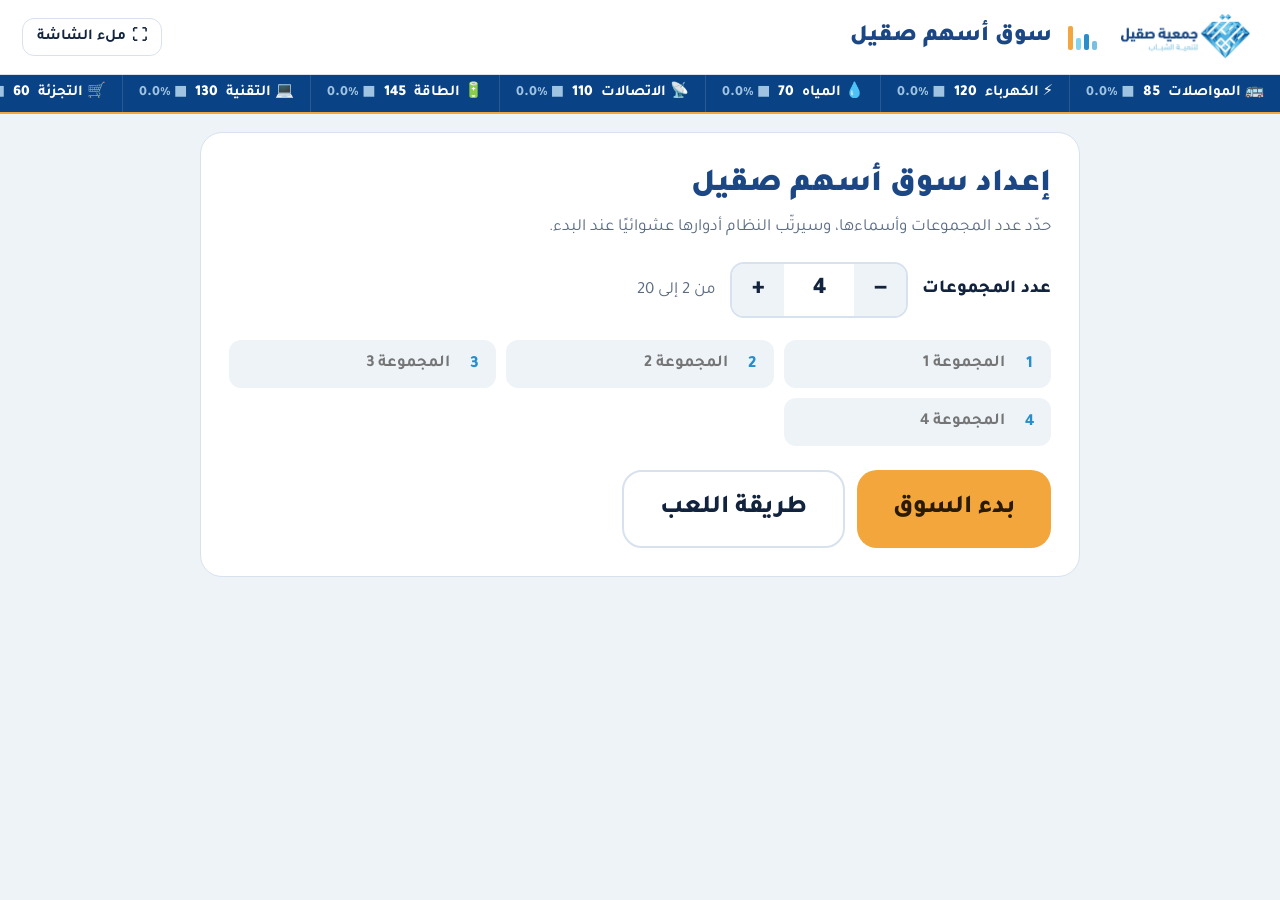
<file: games/stock-market.html>
<!DOCTYPE html>
<html lang="ar" dir="rtl">
<head>
<meta charset="UTF-8">
<meta name="viewport" content="width=device-width, initial-scale=1, viewport-fit=cover">
<title>سوق أسهم صقيل</title>
<link rel="preconnect" href="https://fonts.googleapis.com">
<link rel="preconnect" href="https://fonts.gstatic.com" crossorigin>
<link href="https://fonts.googleapis.com/css2?family=Tajawal:wght@400;500;700;800;900&family=Cairo:wght@400;700;900&display=swap" rel="stylesheet">
<style>
:root{
  --navy:#1B4785; --blue:#298DCB; --sky:#78BFE2; --sky-l:#81D4F0; --deep:#0A4385;
  --ink:#12233D; --bg:#EEF3F8; --amber:#F2A63B;
  --surface:#ffffff; --line:#d7e2ee; --muted:#5b6b82;
  --up:#1f9d55; --up-bg:#e3f6ea; --down:#d64545; --down-bg:#fbe6e6;
  box-sizing:border-box;
  padding-top:env(safe-area-inset-top,0px); padding-bottom:env(safe-area-inset-bottom,0px);
  color-scheme:light;
}
@media (prefers-color-scheme: dark){
  :root:not([data-theme="light"]){
    --ink:#e8eef7; --bg:#0c1a2e; --surface:#13263f; --line:#24405f; --muted:#9fb2cc;
    --up-bg:#123a26; --down-bg:#3d1a1d; color-scheme:dark;
  }
}
:root[data-theme="dark"]{
  --ink:#e8eef7; --bg:#0c1a2e; --surface:#13263f; --line:#24405f; --muted:#9fb2cc;
  --up-bg:#123a26; --down-bg:#3d1a1d; color-scheme:dark;
}
*,*::before,*::after{box-sizing:inherit}
[hidden]{display:none !important}
html{scroll-padding-top:env(safe-area-inset-top,0px); height:100%}
body{
  margin:0; min-height:100%; background:var(--bg); color:var(--ink);
  font-family:"Tajawal","Cairo",system-ui,"Segoe UI",Tahoma,sans-serif;
  font-size:17px; line-height:1.5; -webkit-font-smoothing:antialiased;
}
button,input{font-family:inherit; color:inherit}
button{cursor:pointer}
button:disabled{cursor:not-allowed}
:focus-visible{outline:3px solid var(--amber); outline-offset:2px}
.num{font-variant-numeric:tabular-nums; direction:ltr; unicode-bidi:isolate; display:inline-block}

/* ===== Header ===== */
.top{
  display:flex; align-items:center; gap:16px; padding:10px 22px;
  background:var(--surface); border-bottom:1px solid var(--line);
}
.tick-mark{display:inline-flex; align-items:flex-end; gap:3px; height:26px}
.tick-mark i{width:5px; border-radius:2px; background:var(--sky)}
.tick-mark i:nth-child(1){height:9px}
.tick-mark i:nth-child(2){height:16px; background:var(--blue)}
.tick-mark i:nth-child(3){height:12px; background:var(--sky-l)}
.tick-mark i:nth-child(4){height:24px; background:var(--amber)}
.tape{background:var(--deep); color:#fff; overflow:hidden; white-space:nowrap; border-bottom:2px solid var(--amber)}
.tape:empty{display:none}
.tape .run{display:inline-flex; animation:tape 38s linear infinite; will-change:transform}
.tape:hover .run{animation-play-state:paused}
.tape .it{display:inline-flex; align-items:center; gap:8px; padding:7px 16px; font-size:.95rem; font-weight:700; border-inline-end:1px solid rgba(255,255,255,.12)}
.tape .it .p{font-weight:900}
.tape .it .d{font-weight:800; font-size:.88rem}
.tape .it .d.up{color:#6ee7a8}
.tape .it .d.down{color:#ff9d9d}
.tape .it .d.flat{color:#9fc3e0}
@keyframes tape{from{transform:translateX(0)} to{transform:translateX(50%)}}
@media (prefers-reduced-motion: reduce){ .tape .run{animation:none} }
.spark{display:block; width:100%; height:26px; margin-top:2px}
.spark path{fill:none; stroke-width:2; stroke-linejoin:round; stroke-linecap:round}
.spark .area{stroke:none; opacity:.14}
.logo-chip{background:#fff; border-radius:10px; padding:4px 8px; display:flex; align-items:center}
.logo-chip img{height:46px; width:auto; display:block}
.top h1{margin:0; font-size:1.45rem; font-weight:900; color:var(--navy); letter-spacing:0}
:root[data-theme="dark"] .top h1{color:var(--sky-l)}
@media (prefers-color-scheme: dark){:root:not([data-theme="light"]) .top h1{color:var(--sky-l)}}
.top .spacer{flex:1}
.round-pill{
  background:var(--navy); color:#fff; border-radius:999px; padding:6px 16px; font-weight:800; font-size:1rem;
}
.tbtn{
  border:1.5px solid var(--line); background:transparent; border-radius:12px; padding:8px 14px;
  font-weight:700; font-size:.95rem; display:inline-flex; align-items:center; gap:6px;
}
.tbtn:hover{border-color:var(--blue)}
.tbtn.danger{border-color:#e7b3b3; color:var(--down)}
.tbtn.danger:hover{background:var(--down-bg)}

/* ===== Layout ===== */
.wrap{padding:18px 22px 24px}
.game{display:grid; grid-template-columns:minmax(0,1fr) 300px; gap:18px; align-items:start}
@media (max-width:980px){ .game{grid-template-columns:1fr} }

/* ===== Buttons ===== */
.btn{
  border:0; border-radius:16px; padding:16px 28px; font-size:1.25rem; font-weight:800;
  background:var(--navy); color:#fff; transition:transform .12s ease, filter .12s ease;
}
.btn:hover:not(:disabled){filter:brightness(1.08)}
.btn:active:not(:disabled){transform:scale(.98)}
.btn:disabled{opacity:.4}
.btn.amber{background:var(--amber); color:#2a1a00}
.btn.ghost{background:transparent; color:var(--ink); border:2px solid var(--line)}
.btn.big{font-size:1.6rem; padding:22px 36px; border-radius:20px}

/* ===== Setup ===== */
.setup{max-width:880px; margin:0 auto}
.panel{background:var(--surface); border:1px solid var(--line); border-radius:22px; padding:28px}
.setup h2{margin:0 0 6px; font-size:2rem; font-weight:900; color:var(--navy)}
:root[data-theme="dark"] .setup h2{color:var(--sky-l)}
.lead{color:var(--muted); margin:0 0 22px}
.count-row{display:flex; align-items:center; gap:14px; margin-bottom:22px; flex-wrap:wrap}
.count-row label{font-weight:800; font-size:1.15rem}
.stepper{display:inline-flex; align-items:center; border:2px solid var(--line); border-radius:14px; overflow:hidden}
.stepper button{width:52px; height:52px; border:0; background:var(--bg); font-size:1.6rem; font-weight:800}
.stepper button:disabled{opacity:.35}
.stepper input{width:70px; height:52px; border:0; text-align:center; font-size:1.5rem; font-weight:900; background:var(--surface)}
.names{display:grid; grid-template-columns:repeat(auto-fill,minmax(240px,1fr)); gap:10px; margin-bottom:24px}
.name-field{display:flex; align-items:center; gap:8px; background:var(--bg); border-radius:12px; padding:6px 10px}
.name-field span{font-weight:800; color:var(--blue); min-width:24px; text-align:center}
.name-field input{flex:1; border:0; background:transparent; font-size:1.05rem; padding:8px 4px; font-weight:600; min-width:0}
.name-field input:focus{outline:none}
.name-field:focus-within{box-shadow:0 0 0 2px var(--blue)}
.setup-actions{display:flex; gap:12px; flex-wrap:wrap}
.how h4{margin:0 0 14px}
.how ol{margin:0 0 6px; padding-inline-start:22px; display:flex; flex-direction:column; gap:10px}
.how li{font-size:1.02rem}
.how li b{color:var(--navy)}
:root[data-theme="dark"] .how li b{color:var(--sky-l)}
.how .note{background:var(--bg); border-radius:12px; padding:10px 14px; margin-top:14px; font-size:.95rem; color:var(--muted)}
.modal.how{max-width:620px; max-height:82vh; overflow:auto}
.rules{display:flex; gap:10px; flex-wrap:wrap; margin:0 0 24px; padding:0; list-style:none}
.rules li{background:var(--bg); border-radius:10px; padding:8px 12px; font-size:.95rem}
.rules b{color:var(--navy)}
:root[data-theme="dark"] .rules b{color:var(--sky-l)}

/* ===== Stage (current group) ===== */
.stage{
  background:linear-gradient(160deg,var(--navy) 0%, var(--deep) 100%);
  color:#fff; border-radius:26px; padding:26px 30px; position:relative; overflow:hidden;
}
.stage::before{
  content:""; position:absolute; inset:0; pointer-events:none; opacity:.5;
  background-image:linear-gradient(to left, rgba(255,255,255,.05) 1px, transparent 1px), linear-gradient(to top, rgba(255,255,255,.05) 1px, transparent 1px);
  background-size:52px 52px;
}
.stage::after{ /* facet ornament echoing the diamond mark */
  content:""; position:absolute; inset-inline-start:-80px; bottom:-120px; width:320px; height:320px;
  background:conic-gradient(from 45deg, rgba(129,212,240,.20), rgba(41,141,203,.05), rgba(129,212,240,.16), rgba(41,141,203,.04));
  transform:rotate(45deg); border-radius:28px; pointer-events:none;
}
.stage > *{position:relative; z-index:1}
.meta{display:flex; gap:10px; flex-wrap:wrap; font-weight:700; color:var(--sky-l); font-size:1.15rem}
.meta .sep{opacity:.5}
.order-strip{display:flex; gap:6px; flex-wrap:wrap; margin-top:12px}
.order-strip span{font-size:.85rem; padding:3px 10px; border-radius:999px; background:rgba(255,255,255,.10); color:#cfe6f6}
.order-strip span.done{opacity:.45}
.order-strip span.now{background:var(--amber); color:#2a1a00; font-weight:800}
.team-name{font-size:clamp(2.6rem,6vw,4.6rem); font-weight:900; line-height:1.15; margin:18px 0 6px}
.bal-label{color:var(--sky); font-weight:700; font-size:1.1rem}
.bal{font-size:clamp(2rem,4.5vw,3.2rem); font-weight:900}
.bal small{font-size:.5em; font-weight:700; color:var(--sky-l); margin-inline-start:6px}
.answer-btns{display:grid; grid-template-columns:1fr 1fr; gap:16px; margin-top:26px}
.abtn{
  border:0; border-radius:22px; padding:26px 16px; font-size:clamp(1.4rem,2.6vw,2rem); font-weight:900;
  display:flex; align-items:center; justify-content:center; gap:12px; transition:transform .12s ease, filter .12s;
}
.abtn:active{transform:scale(.98)}
.abtn:hover{filter:brightness(1.07)}
.abtn.ok{background:#27b36a; color:#fff}
.abtn.no{background:#fff; color:var(--down)}
.abtn i{font-style:normal; font-size:1.3em; line-height:1}

.stage-enter{animation:stageIn .45s cubic-bezier(.2,.8,.2,1)}
@keyframes stageIn{from{opacity:0; transform:translateX(-40px)} to{opacity:1; transform:none}}

/* Reward */
.reward{text-align:center; padding:12px 0 4px}
.reward .label{font-size:1.5rem; font-weight:800; color:var(--sky-l)}
.reward .amount{
  font-size:clamp(4.2rem,11vw,8rem); font-weight:900; color:var(--amber); line-height:1.1; margin:6px 0;
  text-shadow:0 6px 30px rgba(242,166,59,.35);
}
.reward .amount.zero{color:#cfe0f0; text-shadow:none; font-size:clamp(2.4rem,6vw,4rem)}
.reward .newbal{font-size:1.3rem; color:#dcecf8}
.pop{animation:pop .5s cubic-bezier(.2,1.6,.4,1)}
@keyframes pop{from{transform:scale(.6); opacity:0} to{transform:scale(1); opacity:1}}
.center-actions{display:flex; justify-content:center; margin-top:22px}

/* ===== Market ===== */
.mk-head{display:flex; align-items:flex-end; justify-content:space-between; gap:16px; flex-wrap:wrap}
.mk-head .team-name{font-size:clamp(1.8rem,3.4vw,2.6rem); margin:4px 0 0}
.stage.mk{padding:18px 22px}
input[type=number]{-moz-appearance:textfield}
input::-webkit-outer-spin-button,input::-webkit-inner-spin-button{-webkit-appearance:none;margin:0}
.stats{display:grid; grid-template-columns:repeat(4,minmax(0,1fr)); gap:10px; margin-top:10px}
@media (max-width:640px){.stats{grid-template-columns:repeat(2,1fr)}}
.stat{background:rgba(255,255,255,.08); border-radius:16px; padding:8px 14px}
.stat .k{color:var(--sky); font-weight:700; font-size:.95rem}
.stat .v{font-size:1.7rem; font-weight:900}
.stat.hl{background:rgba(242,166,59,.16)}
.stat.hl .v{color:var(--amber)}
.moves-dots{display:none}
.moves-dots b{width:22px; height:22px; border-radius:6px; background:var(--amber); transform:rotate(45deg) scale(.8)}
.moves-dots b.used{background:rgba(255,255,255,.18)}

.market-area{margin-top:12px}
.cos{display:grid; grid-template-columns:repeat(5,minmax(0,1fr)); gap:10px}
@media (max-width:1180px){.cos{grid-template-columns:repeat(4,minmax(0,1fr))}}
@media (max-width:760px){.cos{grid-template-columns:repeat(2,minmax(0,1fr))}}
.co{
  background:var(--surface); color:var(--ink); border:2px solid var(--line); border-radius:18px;
  padding:9px 11px 8px; text-align:start; display:flex; flex-direction:column; gap:2px;
  transition:border-color .12s, transform .12s;
}
.co:hover:not(:disabled){border-color:var(--blue)}
.co.lock{opacity:.55}
.co .lk{font-size:.78rem; font-weight:800; color:var(--amber); }
.co.sel{border-color:var(--amber); box-shadow:0 0 0 3px rgba(242,166,59,.35)}
.co .nm{font-weight:800; font-size:1.02rem; display:flex; align-items:center; gap:6px}
.co .ic{font-size:1.15rem}
.co .pr{font-size:1.45rem; font-weight:900; line-height:1.15}
.co .pr small{font-size:.55em; color:var(--muted); font-weight:700}
.chg{font-weight:800; font-size:.92rem; border-radius:8px; padding:1px 8px; align-self:flex-start}
.chg.up{color:var(--up); background:var(--up-bg)}
.chg.down{color:var(--down); background:var(--down-bg)}
.chg.flat{color:var(--muted); background:var(--bg)}
.co .own{font-size:.85rem; color:var(--muted); margin-top:3px; border-top:1px dashed var(--line); padding-top:5px}
.co .own b{color:var(--ink)}

.trade{
  margin-top:12px; background:var(--surface); color:var(--ink); border-radius:20px; padding:12px 18px;
  display:grid; grid-template-columns:minmax(0,1.2fr) auto minmax(0,1fr) auto; gap:18px; align-items:center;
}
@media (max-width:900px){.trade{grid-template-columns:1fr 1fr}}
@media (max-width:520px){.trade{grid-template-columns:1fr}}
.trade .tco{font-size:1.4rem; font-weight:900}
.trade .tsub{color:var(--muted); font-size:.95rem}
.seg{display:inline-flex; background:var(--bg); border-radius:14px; padding:4px}
.seg button{border:0; background:transparent; padding:10px 22px; font-size:1.15rem; font-weight:800; border-radius:11px; color:var(--muted)}
.seg button.on.buy{background:var(--up); color:#fff}
.seg button.on.sell{background:var(--down); color:#fff}
.qty{display:flex; align-items:center; gap:8px; flex-wrap:wrap}
.qty .stepper input{width:84px}
.qty .max{border:0; background:var(--bg); border-radius:10px; padding:10px 12px; font-weight:800; font-size:.95rem}
.total .k{color:var(--muted); font-size:.95rem}
.total .v{font-size:1.6rem; font-weight:900}
.total .err{color:var(--down); font-weight:800; font-size:.95rem; min-height:1.4em}
.exec{min-width:170px}
.exec.buy{background:var(--up)}
.exec.sell{background:var(--down)}
.hint{margin-top:14px; background:rgba(255,255,255,.08); border-radius:16px; padding:14px 18px; font-weight:700; color:#dcecf8}
.mk-foot{display:flex; justify-content:flex-end; margin-top:16px}

/* ===== Market update ===== */
.upd-title{font-size:clamp(2.4rem,5vw,3.6rem); font-weight:900; text-align:center; margin:6px 0 4px}
.upd-sub{text-align:center; color:var(--sky-l); font-weight:700; margin-bottom:18px}
.upd-grid{display:grid; grid-template-columns:repeat(5,minmax(0,1fr)); gap:10px}
@media (max-width:1000px){.upd-grid{grid-template-columns:repeat(2,minmax(0,1fr))}}
.upd{background:var(--surface); color:var(--ink); border-radius:16px; padding:12px; opacity:0; animation:fadeUp .4s ease forwards}
.upd .nm{font-weight:800}
.upd .path{color:var(--muted); font-size:.95rem}
.upd .pr{font-size:1.6rem; font-weight:900}
@keyframes fadeUp{from{opacity:0; transform:translateY(12px)} to{opacity:1; transform:none}}
.scan{height:6px; border-radius:6px; background:rgba(255,255,255,.12); overflow:hidden; margin:30px auto; max-width:420px}
.scan i{display:block; height:100%; width:40%; background:var(--amber); border-radius:6px; animation:scan 1s ease-in-out infinite alternate}
@keyframes scan{from{margin-inline-start:0} to{margin-inline-start:60%}}

/* ===== Leaderboard ===== */
.board{background:var(--surface); border:1px solid var(--line); border-radius:22px; padding:18px 16px; position:sticky; top:14px}
.board h3{margin:0 0 10px; font-size:1.2rem; font-weight:900; display:flex; justify-content:space-between; align-items:baseline}
.board h3 small{font-size:.8rem; color:var(--muted); font-weight:600}
.board ol{list-style:none; margin:0; padding:0; display:flex; flex-direction:column; gap:6px}
.board li{display:grid; grid-template-columns:30px minmax(0,1fr) auto; gap:8px; align-items:center; padding:9px 10px; border-radius:12px; background:var(--bg)}
.board li .rk{font-weight:900; color:var(--blue); text-align:center}
.board li .tn{font-weight:700; overflow:hidden; text-overflow:ellipsis; white-space:nowrap}
.board li .tw{font-weight:900}
.board li.cur{box-shadow:inset 0 0 0 2px var(--sky)}
.board li.cur .rk{background:var(--sky); color:#fff; border-radius:8px}
.board li.flash{animation:flash .9s ease}
@keyframes flash{0%{background:rgba(242,166,59,.45)}100%{background:var(--bg)}}

/* ===== Order & final ===== */
.order-list{display:grid; grid-template-columns:repeat(auto-fill,minmax(230px,1fr)); gap:10px; margin:20px 0 26px; padding:0; list-style:none}
.order-list li{background:rgba(255,255,255,.1); border-radius:16px; padding:14px 16px; display:flex; gap:12px; align-items:center; font-size:1.3rem; font-weight:800; opacity:0; animation:fadeUp .35s ease forwards}
.order-list li b{background:var(--amber); color:#2a1a00; width:38px; height:38px; border-radius:10px; display:grid; place-items:center; flex:none}
.final{max-width:980px; margin:0 auto}
.winner{text-align:center; padding:34px 20px 30px}
.winner .cup{font-size:4.5rem; line-height:1}
.winner .lbl{color:var(--sky-l); font-weight:800; font-size:1.4rem; margin-top:6px}
.winner .wn{font-size:clamp(2.8rem,7vw,5.2rem); font-weight:900; line-height:1.15; margin:8px 0}
.winner .wb{font-size:clamp(2rem,4.5vw,3rem); font-weight:900; color:var(--amber)}
.ranking{margin-top:18px}
.ranking h3{font-size:1.4rem; margin:0 0 12px; font-weight:900}
.rk-row{display:grid; grid-template-columns:50px minmax(0,1fr) auto; gap:12px; align-items:center; background:var(--surface); border:1px solid var(--line); border-radius:14px; padding:12px 16px; margin-bottom:8px; font-size:1.2rem}
.rk-row .p{font-weight:900; color:var(--blue); font-size:1.4rem; text-align:center}
.rk-row .n{font-weight:800}
.rk-row .n small{display:block; font-size:.8rem; color:var(--muted); font-weight:600}
.rk-row .b{font-weight:900; font-size:1.4rem}

/* ===== Modal & toasts ===== */
.modal-bg{position:fixed; inset:0; background:rgba(10,20,40,.55); display:grid; place-items:center; z-index:50; padding:20px; animation:fade .2s}
@keyframes fade{from{opacity:0}}
.modal{background:var(--surface); color:var(--ink); border-radius:22px; padding:28px; max-width:520px; width:100%; animation:pop .3s cubic-bezier(.2,1.3,.4,1)}
.modal h4{margin:0 0 10px; font-size:1.5rem; font-weight:900}
.modal p{margin:0 0 22px; color:var(--muted); font-size:1.1rem}
.modal .acts{display:flex; gap:10px; justify-content:flex-start; flex-wrap:wrap}
.modal .btn{font-size:1.1rem; padding:13px 22px}
.btn.red{background:var(--down)}
.toasts{position:fixed; bottom:calc(20px + env(safe-area-inset-bottom,0px)); left:20px; display:flex; flex-direction:column; gap:8px; z-index:60}
.toast{background:var(--ink); color:var(--surface); padding:12px 18px; border-radius:14px; font-weight:700; box-shadow:0 8px 24px rgba(0,0,0,.18); animation:tin .25s ease}
.toast.ok{background:var(--up); color:#fff}
.toast.err{background:var(--down); color:#fff}
@keyframes tin{from{opacity:0; transform:translateY(10px)}}

@media (prefers-reduced-motion: reduce){
  *,*::before,*::after{animation-duration:.01ms !important; animation-iteration-count:1 !important; transition:none !important}
  .upd,.order-list li{opacity:1}
}
@media (max-width:640px){
  .top{padding:8px 12px; gap:8px; flex-wrap:wrap}
  .top h1{font-size:1.1rem}
  .logo-chip img{height:34px}
  .wrap{padding:12px}
  .stage{padding:18px}
  .answer-btns{grid-template-columns:1fr}
  .tbtn .lbl{display:none}
}
</style>
</head>
<body>
<header class="top">
  <div class="logo-chip"><img src="[data-uri]" alt="جمعية صقيل لتنمية الشباب"></div>
  <span class="tick-mark" aria-hidden="true"><i></i><i></i><i></i><i></i></span>
  <h1>سوق أسهم صقيل</h1>
  <div class="spacer"></div>
  <div id="roundPill"></div>
  <button class="tbtn" id="fsBtn" title="ملء الشاشة">⛶ <span class="lbl">ملء الشاشة</span></button>
  <button class="tbtn danger" id="endBtn" hidden>⏹ <span class="lbl">إنهاء اللعبة</span></button>
</header>
<div class="tape" id="tape" aria-hidden="true"></div>
<main class="wrap" id="app"></main>
<div class="toasts" id="toasts" aria-live="polite"></div>
<div id="modalRoot"></div>

<script>
"use strict";
/* ================== الإعدادات ================== */
const KEY = "saqeel-stock-market-v1";
const START_CASH = 2000;
const MAX_MOVES = 2;
const MIN_G = 2, MAX_G = 20;
const COMPANIES = [
  {id:"transport", name:"المواصلات", ic:"🚌", price:85},
  {id:"power",     name:"الكهرباء",  ic:"⚡", price:120},
  {id:"water",     name:"المياه",    ic:"💧", price:70},
  {id:"telecom",   name:"الاتصالات", ic:"📡", price:110},
  {id:"energy",    name:"الطاقة",    ic:"🔋", price:145},
  {id:"tech",      name:"التقنية",   ic:"💻", price:130},
  {id:"retail",    name:"التجزئة",   ic:"🛒", price:60},
  {id:"health",    name:"الصحة",     ic:"🏥", price:95},
  {id:"hospitality",name:"الضيافة",  ic:"🏨", price:55},
  {id:"logistics", name:"الخدمات اللوجستية", ic:"📦", price:75},
];

/* ================== أدوات ================== */
const fmt = n => Math.round(n).toLocaleString("en-US");
const esc = s => String(s).replace(/[&<>"']/g, c => ({"&":"&amp;","<":"&lt;",">":"&gt;",'"':"&quot;","'":"&#39;"}[c]));
function gauss(){ let u=0,v=0; while(!u)u=Math.random(); while(!v)v=Math.random(); return Math.sqrt(-2*Math.log(u))*Math.cos(2*Math.PI*v); }
function shuffle(a){ a=a.slice(); for(let i=a.length-1;i>0;i--){const j=Math.floor(Math.random()*(i+1)); [a[i],a[j]]=[a[j],a[i]];} return a; }
const clamp = (x,a,b) => Math.max(a, Math.min(b, x));

/* ================== منطق اللعبة ================== */
let S = null;          // حالة اللعبة
let UI = {sel:null, mode:"buy", qty:1, animReward:false, setupCount:4, setupNames:[]};

function save(){ try{ localStorage.setItem(KEY, JSON.stringify(S)); }catch(e){} }
function load(){ try{ const r = localStorage.getItem(KEY); return r ? JSON.parse(r) : null; }catch(e){ return null; } }
function clearSave(){ try{ localStorage.removeItem(KEY); }catch(e){} }

function newGame(names){
  const teams = shuffle(names).map((n,i) => ({id:"t"+i, name:n, cash:START_CASH, holdings:{}}));
  S = {
    v:1, phase:"order", round:1, cur:0, movesLeft:MAX_MOVES, lastReward:null, lastChanges:null, final:null,
    teams,
    companies: COMPANIES.map(c => ({id:c.id, price:c.price, base:c.price, prev:c.price, lastR:0, hist:[c.price]})),
  };
  save();
}
const priceOf = id => S.companies.find(c => c.id === id).price;
function stockValue(t){ let v=0; for(const id in t.holdings) v += t.holdings[id]*priceOf(id); return v; }
const wealth = t => t.cash + stockValue(t);
const curTeam = () => S.teams[S.cur];

const REWARD_MIN = 50, REWARD_MAX = 350, REWARD_STEP = 10;
function randomReward(){ // من 50 إلى 350 بمضاعفات 10
  const n = (REWARD_MAX - REWARD_MIN)/REWARD_STEP + 1;
  return REWARD_MIN + REWARD_STEP*Math.floor(Math.random()*n);
}

function answer(correct){
  if(S.phase !== "question") return;
  const t = curTeam();
  const amt = correct ? randomReward() : 0;
  t.cash += amt;
  S.lastReward = {correct, amt, before:t.cash-amt};
  S.phase = "reward";
  save();
}
function toMarket(){
  if(S.phase !== "reward") return;
  S.phase = "market"; S.movesLeft = MAX_MOVES; S.traded = []; save();
}
/* أثر التداول الفوري: كل 400 ريال تداول تحرك السهم 1% (حد أقصى 5%)، وحركة لا تقل عن ريال واحد.
   تُنفَّذ العملية بالسعر بعد الأثر، حتى لا تربح المجموعة من حركة سهم صنعتها بنفسها. */
const IMPACT_PER = 400, IMPACT_MAX = 0.05;
function impactPrice(id, qty, side){
  const c = S.companies.find(x=>x.id===id), p = c.price;
  const pct = Math.min(IMPACT_MAX, (p*qty)/IMPACT_PER/100);
  const d = Math.max(1, Math.round(p*pct));
  const lo = Math.round(c.base*0.55), hi = Math.round(c.base*1.6);
  return clamp(side==="buy" ? p+d : p-d, lo, hi);
}
const tradedNow = id => (S.traded||[]).includes(id);
function applyTrade(id, np){
  const c = S.companies.find(x=>x.id===id);
  c.price = np; (S.traded = S.traded||[]).push(id);
}
function buy(id, qty){
  qty = Math.floor(qty);
  if(S.phase!=="market") return {ok:false, msg:"التداول متاح في مرحلة السوق فقط"};
  if(S.movesLeft<=0) return {ok:false, msg:"انتهت الحركات المتاحة لهذا الدور"};
  if(!(qty>=1)) return {ok:false, msg:"حدد عدد أسهم صحيحًا"};
  if(tradedNow(id)) return {ok:false, msg:"لا يمكن تنفيذ حركتين على السهم نفسه في الدورة"};
  const t = curTeam(), from = priceOf(id), np = impactPrice(id, qty, "buy"), cost = np*qty;
  if(cost > t.cash) return {ok:false, msg:"الرصيد غير كافٍ لإتمام العملية"};
  t.cash -= cost; t.holdings[id] = (t.holdings[id]||0) + qty; applyTrade(id, np); S.movesLeft--; save();
  return {ok:true, cost, from, to:np};
}
function sell(id, qty){
  qty = Math.floor(qty);
  if(S.phase!=="market") return {ok:false, msg:"التداول متاح في مرحلة السوق فقط"};
  if(S.movesLeft<=0) return {ok:false, msg:"انتهت الحركات المتاحة لهذا الدور"};
  if(!(qty>=1)) return {ok:false, msg:"حدد عدد أسهم صحيحًا"};
  const t = curTeam(), have = t.holdings[id]||0;
  if(have<=0) return {ok:false, msg:"لا تملك المجموعة أسهمًا في هذه الشركة"};
  if(qty>have) return {ok:false, msg:"الكمية أكبر مما تملكه المجموعة ("+have+" سهم)"};
  if(tradedNow(id)) return {ok:false, msg:"لا يمكن تنفيذ حركتين على السهم نفسه في الدورة"};
  const from = priceOf(id), np = impactPrice(id, qty, "sell"), rev = np*qty;
  t.cash += rev; t.holdings[id] = have-qty; if(!t.holdings[id]) delete t.holdings[id]; applyTrade(id, np); S.movesLeft--; save();
  return {ok:true, rev, from, to:np};
}
function endTurn(){
  if(S.phase!=="market") return;
  if(S.cur < S.teams.length-1){ S.cur++; S.phase="question"; S.lastReward=null; }
  else { updateMarket(); S.phase="marketUpdate"; }
  save();
}
/* تحديث السوق: ضوضاء صغيرة + زخم محدود + عودة للمتوسط + عامل سوق عام ضعيف + حدود */
function updateMarket(){
  const mkt = gauss()*0.005;
  const rs = S.companies.map(c => {
    const dev = (c.price - c.base)/c.base;
    let r = 0.30*c.lastR - 0.15*dev + mkt + gauss()*0.017;
    return clamp(r, -0.05, 0.05);
  });
  // لا تتحرك كل الشركات في اتجاه واحد
  if(rs.every(r=>r>=0) || rs.every(r=>r<=0)){
    let k=0; rs.forEach((r,i)=>{ if(Math.abs(r)<Math.abs(rs[k])) k=i; });
    rs[k] = -(rs[k] || 0.01);
  }
  S.lastChanges = S.companies.map((c,i) => {
    const lo = Math.round(c.base*0.55), hi = Math.round(c.base*1.6);
    let np = Math.round(c.price*(1+rs[i]));
    // الأسعار بالريال الصحيح: لا نبتلع الحركة الحقيقية بالتقريب
    if(np===c.price && Math.abs(rs[i])>=0.003) np += rs[i]>0 ? 1 : -1;
    np = clamp(np, lo, hi);
    // ضمان عدم تجاوز 5% بعد التقريب
    const maxStep = Math.floor(c.price*0.05);
    np = clamp(np, c.price-maxStep, c.price+maxStep);
    const ch = {id:c.id, from:c.price, to:np};
    c.prev = c.price; c.lastR = (np - c.price)/c.price; c.price = np; c.hist.push(np);
    return ch;
  });
}
function startNextRound(){
  if(S.phase!=="marketUpdate") return;
  S.round++; S.cur=0; S.phase="question"; S.lastReward=null; save();
}
function finishGame(){
  const rows = S.teams.map(t => {
    const sv = stockValue(t);
    return {name:t.name, cashBefore:t.cash, stocks:sv, total:t.cash+sv};
  });
  // تصفية جميع المحافظ بالسعر الحالي
  S.teams.forEach(t => { t.cash += stockValue(t); t.holdings = {}; });
  rows.sort((a,b)=>b.total-a.total);
  S.final = rows; S.phase = "finished"; save();
}
function ranking(){ return S.teams.map((t,i)=>({t, i, w:t.cash})).sort((a,b)=>b.w-a.w || a.i-b.i); }

/* ================== الواجهة ================== */
const app = document.getElementById("app");
const endBtn = document.getElementById("endBtn");
const roundPill = document.getElementById("roundPill");

function toast(msg, type=""){
  const el = document.createElement("div"); el.className = "toast "+type; el.textContent = msg;
  document.getElementById("toasts").appendChild(el);
  setTimeout(()=>{ el.style.transition="opacity .3s"; el.style.opacity="0"; setTimeout(()=>el.remove(),300); }, 2600);
}
function modal({title, text, okText, okClass="red", onOk, cancelText="إلغاء"}){
  const root = document.getElementById("modalRoot");
  root.innerHTML = `<div class="modal-bg" role="dialog" aria-modal="true"><div class="modal">
    <h4>${esc(title)}</h4><p>${text}</p>
    <div class="acts"><button class="btn ${okClass}" id="mOk">${esc(okText)}</button><button class="btn ghost" id="mNo">${esc(cancelText)}</button></div></div></div>`;
  const close = () => root.innerHTML = "";
  root.querySelector("#mNo").onclick = close;
  root.querySelector(".modal-bg").onclick = e => { if(e.target.classList.contains("modal-bg")) close(); };
  root.querySelector("#mOk").onclick = () => { close(); onOk(); };
  root.querySelector("#mNo").focus();
}
function countUp(el, from, to, ms=900){
  if(!el) return;
  if(matchMedia("(prefers-reduced-motion: reduce)").matches){ el.textContent = fmt(to); return; }
  const t0 = performance.now();
  const step = now => { const p = Math.min(1,(now-t0)/ms), e = 1-Math.pow(1-p,3);
    el.textContent = fmt(from + (to-from)*e); if(p<1) requestAnimationFrame(step); };
  requestAnimationFrame(step);
}
const RIYAL = `<small>ريال</small>`;
function chgBadge(from, to){
  if(from===to) return `<span class="chg flat"><span class="num">0.0%</span></span>`;
  const p = (to-from)/from*100, up = p>0;
  return `<span class="chg ${up?"up":"down"}">${up?"↑":"↓"} <span class="num">${up?"+":"−"}${Math.abs(p).toFixed(1)}%</span></span>`;
}

function sparkline(c){
  const last = c.hist[c.hist.length-1];
  const pts = c.price===last ? c.hist.slice() : c.hist.concat([c.price]);
  if(pts.length<2) return `<svg class="spark" viewBox="0 0 100 26" preserveAspectRatio="none" aria-hidden="true"><path d="M0 13 L100 13" style="stroke:var(--line)"></path></svg>`;
  const mn = Math.min(...pts), mx = Math.max(...pts), rg = (mx-mn)||1;
  const x = i => (i/(pts.length-1))*100, y = v => 24 - ((v-mn)/rg)*22;
  const d = pts.map((v,i)=>`${i?"L":"M"}${x(i).toFixed(1)} ${y(v).toFixed(1)}`).join(" ");
  const up = pts[pts.length-1] >= pts[0], col = up ? "var(--up)" : "var(--down)";
  return `<svg class="spark" viewBox="0 0 100 26" preserveAspectRatio="none" aria-hidden="true">
    <path class="area" d="${d} L100 26 L0 26 Z" style="fill:${col}"></path>
    <path d="${d}" style="stroke:${col}"></path></svg>`;
}
function renderTape(){
  const el = document.getElementById("tape");
  if(S && S.phase==="finished"){ el.innerHTML = ""; return; }
  const list = S ? S.companies : COMPANIES.map(c => ({id:c.id, price:c.price, prev:c.price}));
  const items = list.map(c => {
    const meta = COMPANIES.find(x=>x.id===c.id), diff = c.price - c.prev;
    const cls = diff>0?"up":diff<0?"down":"flat", sign = diff>0?"▲":diff<0?"▼":"■";
    const pct = c.prev ? (diff/c.prev*100) : 0;
    return `<span class="it"><span>${meta.ic} ${meta.name}</span><span class="p num">${fmt(c.price)}</span><span class="d ${cls}">${sign} <span class="num">${pct>0?"+":pct<0?"−":""}${Math.abs(pct).toFixed(1)}%</span></span></span>`;
  }).join("");
  el.innerHTML = `<div class="run">${items}${items}</div>`;
}
function render(){
  const inGame = S && ["order","question","reward","market","marketUpdate"].includes(S.phase);
  endBtn.hidden = !inGame;
  roundPill.innerHTML = inGame && S.phase!=="order" ? `<span class="round-pill">الدورة <span class="num">${S.round}</span></span>` : "";
  renderTape();
  if(!S || S.phase==="setup") return renderSetup();
  if(S.phase==="order") return renderOrder();
  if(S.phase==="finished") return renderFinal();
  renderGame();
}

/* ---------- الإعداد ---------- */
function renderSetup(){
  const n = UI.setupCount;
  while(UI.setupNames.length < n) UI.setupNames.push("");
  let fields = "";
  for(let i=0;i<n;i++) fields += `<label class="name-field"><span class="num">${i+1}</span><input data-i="${i}" maxlength="30" placeholder="المجموعة ${i+1}" value="${esc(UI.setupNames[i])}"></label>`;
  app.innerHTML = `<section class="setup"><div class="panel">
    <h2>إعداد سوق أسهم صقيل</h2>
    <p class="lead">حدّد عدد المجموعات وأسماءها، وسيرتّب النظام أدوارها عشوائيًا عند البدء.</p>
    <div class="count-row"><label for="cnt">عدد المجموعات</label>
      <div class="stepper"><button id="cMinus" ${n<=MIN_G?"disabled":""} aria-label="إنقاص">−</button>
      <input id="cnt" class="num" type="number" min="${MIN_G}" max="${MAX_G}" value="${n}">
      <button id="cPlus" ${n>=MAX_G?"disabled":""} aria-label="زيادة">+</button></div>
      <span style="color:var(--muted)">من ${MIN_G} إلى ${MAX_G}</span></div>
    <div class="names">${fields}</div>
    <div class="setup-actions">
      <button class="btn big amber" id="startBtn">بدء السوق</button>
      <button class="btn big ghost" id="howBtn">طريقة اللعب</button>
    </div>
  </div></section>`;
  const setCount = v => {
    UI.setupCount = clamp(Math.floor(+v)||MIN_G, MIN_G, MAX_G);
    const m = UI.setupCount;
    while(UI.setupNames.length < m) UI.setupNames.push("");
    let f = "";
    for(let i=0;i<m;i++) f += `<label class="name-field"><span class="num">${i+1}</span><input data-i="${i}" maxlength="30" placeholder="المجموعة ${i+1}" value="${esc(UI.setupNames[i])}"></label>`;
    app.querySelector(".names").innerHTML = f;
    app.querySelector("#cnt").value = m;
    app.querySelector("#cMinus").disabled = m<=MIN_G;
    app.querySelector("#cPlus").disabled = m>=MAX_G;
    app.querySelectorAll(".name-field input").forEach(inp => inp.oninput = e => UI.setupNames[+e.target.dataset.i] = e.target.value);
  };
  app.querySelector("#cMinus").onclick = () => setCount(UI.setupCount-1);
  app.querySelector("#cPlus").onclick = () => setCount(UI.setupCount+1);
  app.querySelector("#cnt").onchange = e => setCount(e.target.value);
  setCount(n);
  app.querySelector("#howBtn").onclick = showHow;
  app.querySelector("#startBtn").onclick = () => {
    const names = [];
    const n = UI.setupCount;
    for(let i=0;i<n;i++){ const v=(UI.setupNames[i]||"").trim(); names.push(v || `المجموعة ${i+1}`); }
    const dup = names.find((x,i)=>names.indexOf(x)!==i);
    if(dup){ toast(`الاسم «${dup}» مكرر، غيّره ثم ابدأ`, "err"); return; }
    newGame(names); UI.sel=null; render();
  };
}

function showHow(){
  const root = document.getElementById("modalRoot");
  root.innerHTML = `<div class="modal-bg" role="dialog" aria-modal="true"><div class="modal how">
    <h4>طريقة اللعب</h4>
    <ol>
      <li>تبدأ كل مجموعة برصيد <b><span class="num">2,000</span> ريال</b>، ويرتّب النظام أدوار المجموعات عشوائيًا مرة واحدة، ويبقى الترتيب ثابتًا حتى نهاية اللعبة.</li>
      <li>يطرح المشرف السؤال شفهيًا على المجموعة صاحبة الدور، ثم يسجّل النتيجة: الإجابة الصحيحة تمنحها مكافأة عشوائية بين <b><span class="num">50</span> و<span class="num">350</span> ريال</b>، والخاطئة لا تمنح شيئًا.</li>
      <li>تنتقل المجموعة بعدها إلى السوق، ولها <b>حركتان</b> كحد أقصى في دورها. كل عملية شراء أو بيع حركة واحدة مهما كان عدد الأسهم، ولها أن تكتفي بحركة واحدة أو بلا حركة.</li>
      <li>لا يُسمح بتنفيذ حركتين على الشركة نفسها في الدور الواحد.</li>
      <li>الشراء يرفع سعر السهم والبيع يخفضه مباشرة بحسب حجم العملية، وتُنفَّذ العملية بالسعر بعد التغير، ويظهر «سعر التنفيذ» قبل التأكيد.</li>
      <li>بعد انتهاء جميع المجموعات من الدورة، تتحدّث أسعار السوق كلها، ثم تبدأ دورة جديدة بالترتيب نفسه.</li>
      <li>عند الضغط على <b>إنهاء اللعبة</b> تُباع أسهم جميع المجموعات بالأسعار الحالية، والفائز صاحب أعلى رصيد نهائي.</li>
    </ol>
    <div class="note">لوحة الترتيب الجانبية تعرض السيولة النقدية فقط، ولا تعرض قيمة الأسهم المملوكة، فقد يتغير الترتيب كثيرًا عند التصفية النهائية.</div>
    <div class="acts" style="margin-top:20px"><button class="btn" id="mClose">إغلاق</button></div>
  </div></div>`;
  const close = () => root.innerHTML = "";
  root.querySelector("#mClose").onclick = close;
  root.querySelector(".modal-bg").onclick = e => { if(e.target.classList.contains("modal-bg")) close(); };
  root.querySelector("#mClose").focus();
}

/* ---------- ترتيب المجموعات ---------- */
function renderOrder(){
  app.innerHTML = `<section class="setup"><div class="stage stage-enter">
    <div class="meta">تم ترتيب المجموعات عشوائيًا</div>
    <div class="team-name" style="font-size:clamp(2rem,4vw,3rem)">ترتيب الأدوار</div>
    <ol class="order-list">${S.teams.map((t,i)=>`<li style="animation-delay:${i*70}ms"><b class="num">${i+1}</b>${esc(t.name)}</li>`).join("")}</ol>
    <button class="btn big amber" id="go">بدء الدورة الأولى</button>
  </div></section>`;
  app.querySelector("#go").onclick = () => { S.phase="question"; save(); render(); };
}

/* ---------- اللعب ---------- */
function orderStrip(){
  return `<div class="order-strip">${S.teams.map((t,i)=>`<span class="${i<S.cur?"done":i===S.cur?"now":""}">${esc(t.name)}</span>`).join("")}</div>`;
}
function metaLine(){
  return `<div class="meta"><span>الدورة <span class="num">${S.round}</span></span><span class="sep">|</span><span>المجموعة <span class="num">${S.cur+1}</span> من <span class="num">${S.teams.length}</span></span></div>`;
}
let lastStageKey = "";
function renderGame(){
  let stage = "";
  if(S.phase==="question") stage = stageQuestion();
  else if(S.phase==="reward") stage = stageReward();
  else if(S.phase==="market") stage = stageMarket();
  else if(S.phase==="marketUpdate") stage = stageUpdate();
  const key = S.phase+"|"+S.round+"|"+S.cur;
  const enter = key!==lastStageKey && (S.phase==="question" || S.phase==="marketUpdate");
  lastStageKey = key;
  app.innerHTML = `<div class="game"><section class="stage ${S.phase==="market"?"mk":""} ${enter?"stage-enter":""}" id="stage">${stage}</section><aside class="board" id="board"></aside></div>`;
  renderBoard();
  bindStage();
}
function renderBoard(flashId){
  const b = document.getElementById("board"); if(!b) return;
  const cur = S.phase!=="marketUpdate" ? curTeam().id : null;
  b.innerHTML = `<h3>ترتيب المجموعات <small>بالسيولة</small></h3><ol>${ranking().map((r,k)=>
    `<li class="${r.t.id===cur?"cur":""} ${r.t.id===flashId?"flash":""}"><span class="rk num">${k+1}</span><span class="tn">${esc(r.t.name)}</span><span class="tw num">${fmt(r.w)}</span></li>`).join("")}</ol>`;
}
function stageQuestion(){
  const t = curTeam();
  return `${metaLine()}${orderStrip()}
    <div class="team-name">${esc(t.name)}</div>
    <div class="bal-label">الرصيد الحالي</div>
    <div class="bal"><span class="num">${fmt(wealth(t))}</span>${RIYAL}</div>
    <div class="answer-btns">
      <button class="abtn ok" id="aOk"><i>✓</i> إجابة صحيحة</button>
      <button class="abtn no" id="aNo"><i>✕</i> إجابة خاطئة</button>
    </div>`;
}
function stageReward(){
  const t = curTeam(), r = S.lastReward;
  const anim = UI.animReward; 
  const amtHtml = r.correct
    ? `<div class="amount pop" id="rAmt"><span class="num">+<span id="rNum">${anim?"0":fmt(r.amt)}</span></span></div>`
    : `<div class="amount zero pop">لا مكافأة هذه المرة</div>`;
  return `${metaLine()}${orderStrip()}
    <div class="team-name" style="font-size:clamp(2rem,4vw,3rem)">${esc(t.name)}</div>
    <div class="reward">
      <div class="label">${r.correct?"مكافأتكم لهذا السؤال":"إجابة خاطئة"}</div>
      ${amtHtml}
      <div class="newbal">الرصيد الآن: <b class="num" id="rBal">${fmt(anim ? wealth(t)-r.amt : wealth(t))}</b> ريال</div>
    </div>
    <div class="center-actions"><button class="btn big amber" id="toMk">الانتقال إلى السوق</button></div>`;
}
function stageMarket(){
  const t = curTeam(), sv = stockValue(t);
  const used = MAX_MOVES - S.movesLeft;
  const cos = S.companies.map(c => {
    const meta = COMPANIES.find(x=>x.id===c.id), own = t.holdings[c.id]||0;
    const chg = c.hist.length===1 && c.price===c.prev ? `<span class="chg flat">سعر الافتتاح</span>` : chgBadge(c.prev, c.price);
    const lock = tradedNow(c.id);
    return `<button class="co ${UI.sel===c.id?"sel":""} ${lock?"lock":""}" data-co="${c.id}" ${lock?"disabled":""}>
      <span class="nm"><span class="ic" aria-hidden="true">${meta.ic}</span>${meta.name}</span>
      <span class="pr"><span class="num">${fmt(c.price)}</span> <small>ريال</small></span>
      ${chg}
      ${sparkline(c)}
      ${lock?`<span class="lk">تم التداول عليه هذه الدورة</span>`:""}
      <span class="own">${own?`تملكون <b class="num">${own}</b> سهم • <b class="num">${fmt(own*c.price)}</b>`:"لا تملكون أسهمًا"}</span>
    </button>`;
  }).join("");
  let panel = "";
  if(S.movesLeft<=0) panel = `<div class="hint">استُخدمت الحركتان. اضغط «إنهاء دور المجموعة» للانتقال إلى المجموعة التالية.</div>`;
  else if(!UI.sel) panel = `<div class="hint">اختر شركة لتنفيذ عملية شراء أو بيع. كل عملية حركة واحدة، ولا يُسمح بحركتين على السهم نفسه في الدورة. الشراء يرفع سعر السهم والبيع يخفضه بحسب حجم العملية.</div>`;
  else panel = tradePanel();
  return `${metaLine()}
    <div class="mk-head"><div class="team-name">${esc(t.name)}</div><button class="btn amber" id="endTurn">إنهاء دور المجموعة</button></div>
    <div class="stats">
      <div class="stat"><div class="k">النقد المتوفر</div><div class="v num" id="sCash">${fmt(t.cash)}</div></div>
      <div class="stat"><div class="k">قيمة الأسهم</div><div class="v num">${fmt(sv)}</div></div>
      <div class="stat hl"><div class="k">إجمالي الثروة</div><div class="v num">${fmt(t.cash+sv)}</div></div>
      <div class="stat"><div class="k">الحركات المتبقية</div><div class="v"><span class="num">${S.movesLeft}</span> من <span class="num">${MAX_MOVES}</span></div>
        <div class="moves-dots">${Array.from({length:MAX_MOVES},(_,i)=>`<b class="${i<used?"used":""}"></b>`).join("")}</div></div>
    </div>
    <div class="market-area"><div class="cos">${cos}</div>${panel}</div>`;
}
function tradePanel(){
  const t = curTeam(), c = S.companies.find(x=>x.id===UI.sel), meta = COMPANIES.find(x=>x.id===c.id);
  const own = t.holdings[c.id]||0;
  return `<div class="trade" id="trade">
    <div><div class="tco">${meta.ic} ${meta.name}</div>
      <div class="tsub">سعر السهم <b class="num">${fmt(c.price)}</b> ريال • تملكون <b class="num">${own}</b> سهم</div></div>
    <div class="seg" role="tablist">
      <button class="buy ${UI.mode==="buy"?"on":""}" data-mode="buy">شراء</button>
      <button class="sell ${UI.mode==="sell"?"on":""}" data-mode="sell">بيع</button>
    </div>
    <div class="qty">
      <div class="stepper"><button id="qMinus" aria-label="إنقاص">−</button>
        <input id="qty" class="num" type="number" min="1" value="${UI.qty}" inputmode="numeric" aria-label="عدد الأسهم">
        <button id="qPlus" aria-label="زيادة">+</button></div>
      <button class="max" id="qMax">الحد الأقصى</button>
      <div class="total"><div class="k" id="tLbl"></div><div class="v"><span class="num" id="tVal"></span> <small style="font-size:.55em">ريال</small></div><div class="err" id="tErr"></div></div>
    </div>
    <button class="btn exec ${UI.mode}" id="exec">${UI.mode==="buy"?"تنفيذ الشراء":"تنفيذ البيع"}</button>
  </div>`;
}
function maxQty(){
  const t = curTeam(), p = priceOf(UI.sel);
  if(UI.mode!=="buy") return t.holdings[UI.sel]||0;
  let q = Math.floor(t.cash/p);
  while(q>0 && impactPrice(UI.sel,q,"buy")*q > t.cash) q--;
  return q;
}
function updatePreview(){
  const t = curTeam(), p = priceOf(UI.sel), q = UI.qty;
  const np = q>=1 ? impactPrice(UI.sel, q, UI.mode) : p, total = np*Math.max(q,0);
  document.getElementById("tLbl").textContent = (UI.mode==="buy" ? "تكلفة الشراء" : "قيمة البيع") + ` • سعر التنفيذ ${fmt(np)}`;
  document.getElementById("tVal").textContent = fmt(total);
  let err = "";
  if(!(q>=1)) err = "حدد عدد أسهم صحيحًا";
  else if(UI.mode==="buy" && total>t.cash) err = "الرصيد غير كافٍ لإتمام العملية";
  else if(UI.mode==="sell" && q>(t.holdings[UI.sel]||0)) err = (t.holdings[UI.sel]||0) ? "الكمية أكبر مما تملكه المجموعة" : "لا تملك المجموعة أسهمًا في هذه الشركة";
  document.getElementById("tErr").textContent = err;
  document.getElementById("exec").disabled = !!err;
}
function stageUpdate(){
  if(UI.updPending){
    return `<div class="upd-title">تحديث السوق</div><div class="upd-sub">انتهت الدورة <span class="num">${S.round}</span>… يجري احتساب الأسعار الجديدة</div><div class="scan"><i></i></div>`;
  }
  const items = S.lastChanges.map((ch,i) => {
    const meta = COMPANIES.find(x=>x.id===ch.id);
    return `<div class="upd" style="animation-delay:${i*60}ms"><div class="nm">${meta.ic} ${meta.name}</div>
      <div class="pr"><span class="num">${fmt(ch.to)}</span> <small style="font-size:.55em;color:var(--muted)">ريال</small></div>
      <div class="path">كان <span class="num">${fmt(ch.from)}</span></div>${chgBadge(ch.from,ch.to)}</div>`;
  }).join("");
  return `<div class="upd-title">تحديث السوق</div><div class="upd-sub">أسعار الشركات بعد نهاية الدورة <span class="num">${S.round}</span></div>
    <div class="upd-grid">${items}</div>
    <div class="center-actions"><button class="btn big amber" id="nextRound">بدء الدورة <span class="num">${S.round+1}</span></button></div>`;
}

function bindStage(){
  const $ = s => app.querySelector(s);
  if(S.phase==="question"){
    $("#aOk").onclick = () => { answer(true); UI.animReward = true; render(); playReward(); };
    $("#aNo").onclick = () => { answer(false); UI.animReward = false; render(); };
  }
  if(S.phase==="reward"){
    $("#toMk").onclick = () => { toMarket(); UI.sel=null; UI.qty=1; UI.mode="buy"; render(); };
  }
  if(S.phase==="market"){
    app.querySelectorAll("[data-co]").forEach(b => b.onclick = () => {
      if(S.movesLeft<=0 || tradedNow(b.dataset.co)) return;
      UI.sel = b.dataset.co; UI.qty = 1;
      const own = curTeam().holdings[UI.sel]||0; if(!own) UI.mode="buy";
      render();
    });
    $("#endTurn").onclick = () => {
      const name = curTeam().name, last = S.cur===S.teams.length-1;
      endTurn(); UI.sel=null;
      if(last){ UI.updPending = true; render(); setTimeout(()=>{ UI.updPending=false; render(); }, 1600); }
      else { toast(`انتهى دور ${name}`); render(); }
    };
    if(UI.sel && S.movesLeft>0){
      app.querySelectorAll("[data-mode]").forEach(b => b.onclick = () => { UI.mode=b.dataset.mode; UI.qty=1; render(); });
      const q = $("#qty");
      const setQ = v => { UI.qty = Math.max(1, Math.floor(+v)||1); q.value = UI.qty; updatePreview(); };
      $("#qMinus").onclick = () => setQ(UI.qty-1);
      $("#qPlus").onclick = () => setQ(UI.qty+1);
      $("#qMax").onclick = () => { const m = maxQty(); if(m<1){ toast(UI.mode==="buy"?"الرصيد غير كافٍ لشراء سهم واحد":"لا تملك المجموعة أسهمًا في هذه الشركة","err"); return;} setQ(m); };
      q.oninput = () => { UI.qty = Math.floor(+q.value)||0; updatePreview(); };
      q.onkeydown = e => { if(e.key==="Enter" && !$("#exec").disabled) $("#exec").click(); };
      $("#exec").onclick = () => {
        const meta = COMPANIES.find(x=>x.id===UI.sel), qty = UI.qty, tid = curTeam().id;
        const r = UI.mode==="buy" ? buy(UI.sel, qty) : sell(UI.sel, qty);
        if(!r.ok){ toast(r.msg, "err"); return; }
        toast(UI.mode==="buy" ? `تم شراء ${qty} سهم من ${meta.name} بـ ${fmt(r.cost)} ريال • السهم ${fmt(r.from)} ← ${fmt(r.to)}` : `تم بيع ${qty} سهم من ${meta.name} بـ ${fmt(r.rev)} ريال • السهم ${fmt(r.from)} ← ${fmt(r.to)}`, "ok");
        UI.qty = 1; UI.sel = null;
        render(); renderBoard(tid);
      };
      updatePreview();
    }
  }
  if(S.phase==="marketUpdate" && !UI.updPending){
    $("#nextRound").onclick = () => { startNextRound(); render(); };
  }
}
function playReward(){
  const r = S.lastReward, t = curTeam(), n = document.getElementById("rNum"), bal = document.getElementById("rBal");
  if(!n){ UI.animReward=false; return; }
  const reduce = matchMedia("(prefers-reduced-motion: reduce)").matches;
  const finish = () => { n.textContent = fmt(r.amt); countUp(bal, wealth(t)-r.amt, wealth(t)); renderBoard(t.id); UI.animReward=false; };
  if(reduce) return finish();
  let k = 0; const spins = 14;
  const tick = () => { k++; n.textContent = fmt(randomReward());
    if(k<spins) setTimeout(tick, 45 + k*9); else finish(); };
  tick();
}

/* ---------- النهاية ---------- */
function renderFinal(){
  const f = S.final, top = f[0], ties = f.filter(r=>r.total===top.total);
  app.innerHTML = `<section class="final">
    <div class="stage winner stage-enter">
      <div class="cup" aria-hidden="true">🏆</div>
      <div class="lbl">${ties.length>1?"تعادل في المركز الأول":"المجموعة الفائزة"}</div>
      <div class="wn">${ties.map(r=>esc(r.name)).join(" و ")}</div>
      <div class="bal-label">الرصيد النهائي</div>
      <div class="wb"><span class="num" id="wBal">0</span> ريال</div>
    </div>
    <div class="ranking"><h3>الترتيب النهائي</h3>
      ${f.map((r,i)=>{ const pos = f.findIndex(x=>x.total===r.total)+1;
        return `<div class="rk-row"><span class="p num">${pos}</span><span class="n">${esc(r.name)}<small>نقد <span class="num">${fmt(r.cashBefore)}</span> + تصفية أسهم <span class="num">${fmt(r.stocks)}</span></small></span><span class="b"><span class="num">${fmt(r.total)}</span> ريال</span></div>`;}).join("")}
    </div>
    <div class="center-actions"><button class="btn big amber" id="again">لعبة جديدة</button></div>
  </section>`;
  countUp(document.getElementById("wBal"), 0, top.total, 1400);
  app.querySelector("#again").onclick = () => { clearSave(); S=null; UI.setupNames = []; render(); };
}

/* ---------- الاستئناف ---------- */
function renderResume(saved){
  const phaseName = {order:"ترتيب المجموعات", question:"مرحلة السؤال", reward:"مرحلة المكافأة", market:"مرحلة السوق", marketUpdate:"تحديث السوق"}[saved.phase]||"";
  app.innerHTML = `<section class="setup"><div class="panel">
    <h2>يوجد سوق محفوظ</h2>
    <p class="lead"><span class="num">${saved.teams.length}</span> مجموعات • الدورة <span class="num">${saved.round}</span> • ${phaseName}${saved.phase!=="marketUpdate"&&saved.phase!=="order"?` • دور ${esc(saved.teams[saved.cur].name)}`:""}</p>
    <div style="display:flex;gap:12px;flex-wrap:wrap">
      <button class="btn big amber" id="resume">استكمال اللعبة</button>
      <button class="btn big ghost" id="fresh">بدء لعبة جديدة</button>
    </div></div></section>`;
  app.querySelector("#resume").onclick = () => { S = saved; render(); };
  app.querySelector("#fresh").onclick = () => modal({
    title:"بدء لعبة جديدة؟", text:"سيُحذف السوق المحفوظ نهائيًا، ولا يمكن استرجاعه.",
    okText:"نعم، ابدأ من جديد", onOk:()=>{ clearSave(); S=null; render(); }
  });
}

/* ---------- أزرار عامة ---------- */
endBtn.onclick = () => modal({
  title:"هل تريد إنهاء اللعبة؟",
  text:"سيتم بيع جميع الأسهم لدى جميع المجموعات بالأسعار الحالية واحتساب الرصيد النهائي.",
  okText:"نعم، إنهاء اللعبة", onOk:()=>{ UI.updPending=false; finishGame(); render(); }
});
document.getElementById("fsBtn").onclick = () => {
  const d = document;
  if(!d.fullscreenElement){ (d.documentElement.requestFullscreen||d.documentElement.webkitRequestFullscreen||(()=>{})).call(d.documentElement); }
  else { (d.exitFullscreen||d.webkitExitFullscreen).call(d); }
};

/* ---------- تشغيل ---------- */
(function init(){
  const saved = load();
  if(saved && saved.v===1 && saved.phase==="finished"){ S = saved; render(); return; }
  if(saved && saved.v===1 && saved.teams && saved.phase!=="setup"){ renderResume(saved); return; }
  render();
})();
window.__saqeel = { get S(){return S}, answer, toMarket, buy, sell, endTurn, updateMarket, startNextRound, finishGame, stockValue, wealth };
</script>
</body>
</html>
</file>
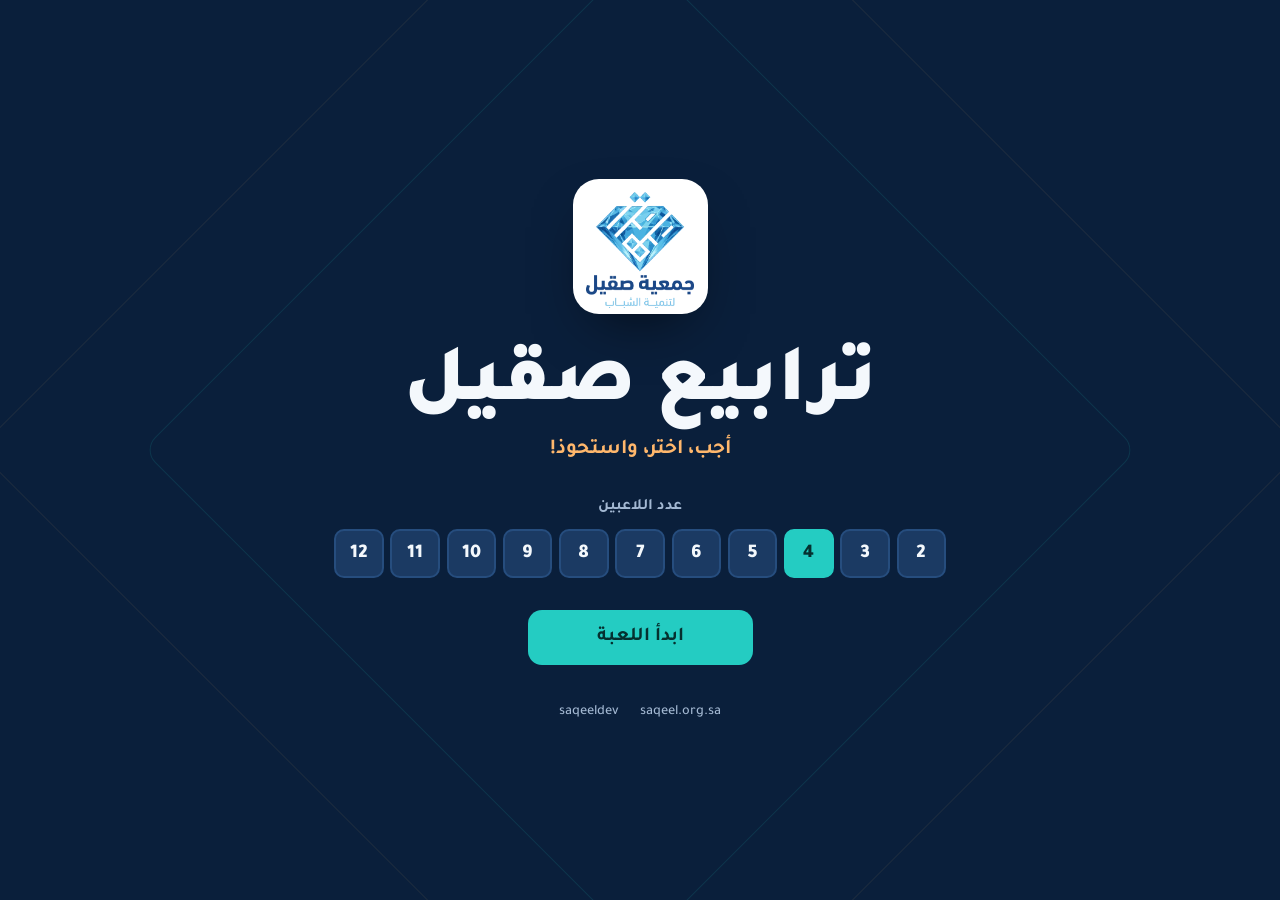
<file: games/tarabee.html>
<!doctype html>
<html lang="ar" dir="rtl">
<head>
<meta charset="utf-8">
<meta name="viewport" content="width=device-width, initial-scale=1, viewport-fit=cover">
<meta name="theme-color" content="#0A1F3B">
<title>ترابيع صقيل 💎</title>
<style>
@font-face{font-family:'Tajawal';font-style:normal;font-weight:500;font-display:swap;src:url([data-uri]) format('woff2');unicode-range:U+0600-06FF,U+0750-077F,U+0870-088E,U+0890-0891,U+0897-08E1,U+08E3-08FF,U+200C-200E,U+2010-2011,U+204F,U+2E41,U+FB50-FDFF,U+FE70-FE74,U+FE76-FEFC,U+102E0-102FB,U+10E60-10E7E,U+10EC2-10EC4,U+10EFC-10EFF,U+1EE00-1EE03,U+1EE05-1EE1F,U+1EE21-1EE22,U+1EE24,U+1EE27,U+1EE29-1EE32,U+1EE34-1EE37,U+1EE39,U+1EE3B,U+1EE42,U+1EE47,U+1EE49,U+1EE4B,U+1EE4D-1EE4F,U+1EE51-1EE52,U+1EE54,U+1EE57,U+1EE59,U+1EE5B,U+1EE5D,U+1EE5F,U+1EE61-1EE62,U+1EE64,U+1EE67-1EE6A,U+1EE6C-1EE72,U+1EE74-1EE77,U+1EE79-1EE7C,U+1EE7E,U+1EE80-1EE89,U+1EE8B-1EE9B,U+1EEA1-1EEA3,U+1EEA5-1EEA9,U+1EEAB-1EEBB,U+1EEF0-1EEF1;}
@font-face{font-family:'Tajawal';font-style:normal;font-weight:500;font-display:swap;src:url([data-uri]) format('woff2');unicode-range:U+0000-00FF,U+0131,U+0152-0153,U+02BB-02BC,U+02C6,U+02DA,U+02DC,U+0304,U+0308,U+0329,U+2000-206F,U+20AC,U+2122,U+2191,U+2193,U+2212,U+2215,U+FEFF,U+FFFD;}
@font-face{font-family:'Tajawal';font-style:normal;font-weight:700;font-display:swap;src:url([data-uri]) format('woff2');unicode-range:U+0600-06FF,U+0750-077F,U+0870-088E,U+0890-0891,U+0897-08E1,U+08E3-08FF,U+200C-200E,U+2010-2011,U+204F,U+2E41,U+FB50-FDFF,U+FE70-FE74,U+FE76-FEFC,U+102E0-102FB,U+10E60-10E7E,U+10EC2-10EC4,U+10EFC-10EFF,U+1EE00-1EE03,U+1EE05-1EE1F,U+1EE21-1EE22,U+1EE24,U+1EE27,U+1EE29-1EE32,U+1EE34-1EE37,U+1EE39,U+1EE3B,U+1EE42,U+1EE47,U+1EE49,U+1EE4B,U+1EE4D-1EE4F,U+1EE51-1EE52,U+1EE54,U+1EE57,U+1EE59,U+1EE5B,U+1EE5D,U+1EE5F,U+1EE61-1EE62,U+1EE64,U+1EE67-1EE6A,U+1EE6C-1EE72,U+1EE74-1EE77,U+1EE79-1EE7C,U+1EE7E,U+1EE80-1EE89,U+1EE8B-1EE9B,U+1EEA1-1EEA3,U+1EEA5-1EEA9,U+1EEAB-1EEBB,U+1EEF0-1EEF1;}
@font-face{font-family:'Tajawal';font-style:normal;font-weight:700;font-display:swap;src:url([data-uri]) format('woff2');unicode-range:U+0000-00FF,U+0131,U+0152-0153,U+02BB-02BC,U+02C6,U+02DA,U+02DC,U+0304,U+0308,U+0329,U+2000-206F,U+20AC,U+2122,U+2191,U+2193,U+2212,U+2215,U+FEFF,U+FFFD;}
@font-face{font-family:'Tajawal';font-style:normal;font-weight:900;font-display:swap;src:url([data-uri]) format('woff2');unicode-range:U+0600-06FF,U+0750-077F,U+0870-088E,U+0890-0891,U+0897-08E1,U+08E3-08FF,U+200C-200E,U+2010-2011,U+204F,U+2E41,U+FB50-FDFF,U+FE70-FE74,U+FE76-FEFC,U+102E0-102FB,U+10E60-10E7E,U+10EC2-10EC4,U+10EFC-10EFF,U+1EE00-1EE03,U+1EE05-1EE1F,U+1EE21-1EE22,U+1EE24,U+1EE27,U+1EE29-1EE32,U+1EE34-1EE37,U+1EE39,U+1EE3B,U+1EE42,U+1EE47,U+1EE49,U+1EE4B,U+1EE4D-1EE4F,U+1EE51-1EE52,U+1EE54,U+1EE57,U+1EE59,U+1EE5B,U+1EE5D,U+1EE5F,U+1EE61-1EE62,U+1EE64,U+1EE67-1EE6A,U+1EE6C-1EE72,U+1EE74-1EE77,U+1EE79-1EE7C,U+1EE7E,U+1EE80-1EE89,U+1EE8B-1EE9B,U+1EEA1-1EEA3,U+1EEA5-1EEA9,U+1EEAB-1EEBB,U+1EEF0-1EEF1;}
@font-face{font-family:'Tajawal';font-style:normal;font-weight:900;font-display:swap;src:url([data-uri]) format('woff2');unicode-range:U+0000-00FF,U+0131,U+0152-0153,U+02BB-02BC,U+02C6,U+02DA,U+02DC,U+0304,U+0308,U+0329,U+2000-206F,U+20AC,U+2122,U+2191,U+2193,U+2212,U+2215,U+FEFF,U+FFFD;}

/* ================= رموز التصميم ================= */
:root {
  --night: #0A1F3B;   /* الخلفية — مشتق من كحلي شعار صقيل */
  --deep: #0F2A4E;    /* الأشرطة */
  --panel: #14305A;   /* البطاقات */
  --cell: #1B3A63;    /* المربع الفارغ (مطابق لـ CONFIG.EMPTY_CELL_COLOR) */
  --edge: #264D7E;
  --ink: #F4F8FC;
  --muted: #A3B8D2;
  --teal: #24CCC2;
  --coral: #FF686B;
  --orange: #FFB76C;
  --yellow: #FFF57F;
}
* { box-sizing: border-box; }
html { font-size: clamp(15px, 0.42vw + 9.5px, 22px); }
body {
  margin: 0;
  font-family: 'Tajawal', 'Cairo', 'Segoe UI', system-ui, sans-serif;
  background: var(--night);
  color: var(--ink);
  min-height: 100dvh;
  -webkit-font-smoothing: antialiased;
  -webkit-tap-highlight-color: transparent;
}
button, input { font: inherit; color: inherit; }
:focus-visible { outline: 3px solid var(--yellow); outline-offset: 2px; }
[hidden] { display: none !important; }
.num { font-variant-numeric: tabular-nums; }

/* لمعة الجوهرة على المربعات الملوّنة */
.gem {
  background-image: linear-gradient(135deg, rgba(255,255,255,.30) 0%, rgba(255,255,255,0) 44%, rgba(0,0,0,0) 56%, rgba(0,0,0,.16) 100%);
}

.screen { display: none; min-height: 100dvh; }
.screen.is-on { display: flex; }

/* ================= الأزرار ================= */
.btn {
  display: inline-flex; align-items: center; justify-content: center; gap: .5rem;
  min-height: 2.9rem; padding: 0 1.2rem;
  border-radius: 12px; border: 2px solid transparent;
  font-weight: 700; font-size: 1rem; line-height: 1;
  cursor: pointer; white-space: nowrap;
  transition: background-color .15s, border-color .15s, opacity .15s;
}
.btn:active:not(:disabled) { transform: translateY(1px); }
.btn:disabled { opacity: .38; filter: grayscale(1); cursor: not-allowed; }
.btn--primary { background: var(--teal); color: #05302F; }
.btn--primary:hover:not(:disabled) { background: #3ADBD1; }
.btn--warm { background: var(--orange); color: #3B2003; }
.btn--warm:hover:not(:disabled) { background: #FFC688; }
.btn--ghost { background: transparent; border-color: var(--edge); }
.btn--ghost:hover:not(:disabled) { background: rgba(255,255,255,.06); }
.btn--danger { background: transparent; border-color: rgba(255,104,107,.6); color: #FFA3A5; }
.btn--danger:hover:not(:disabled) { background: rgba(255,104,107,.12); }
.btn--solid-danger { background: var(--coral); color: #3A0506; }
.btn__icon { font-size: 1.1em; }

/* ================= شاشة البداية ================= */
.start {
  flex-direction: column; align-items: center; justify-content: center;
  padding: 2rem 1rem; text-align: center; position: relative; overflow: hidden;
}
/* معيّن كبير خافت خلف المحتوى — صدى لشكل الجوهرة في الشعار */
.start::before, .start::after {
  content: ''; position: absolute; left: 50%; top: 50%;
  width: 78vmin; height: 78vmin; border: 1px solid rgba(36,204,194,.13);
  transform: translate(-50%, -50%) rotate(45deg); border-radius: 18px; pointer-events: none;
}
.start::after { width: 104vmin; height: 104vmin; border-color: rgba(255,183,108,.08); }
.start > * { position: relative; z-index: 1; }
.start__logo {
  width: 9rem; height: 9rem; background: #fff; border-radius: 26px;
  display: grid; place-items: center; padding: .9rem;
  box-shadow: 0 24px 60px -24px rgba(0,0,0,.7);
}
.start__logo img { max-width: 100%; max-height: 100%; display: block; }
.start__title { font-weight: 900; font-size: clamp(2.9rem, 9vw, 5.4rem); line-height: 1.15; margin: 1.8rem 0 .2rem; }
.start__tagline { font-size: 1.4rem; font-weight: 700; color: var(--orange); margin: 0 0 2.4rem; }
.count__label { font-weight: 700; color: var(--muted); margin: 0 0 .8rem; font-size: 1.05rem; }
.count__grid { display: grid; grid-template-columns: repeat(11, 3.3rem); gap: .45rem; justify-content: center; }
.count__tile {
  aspect-ratio: 1; border-radius: 10px; cursor: pointer;
  background: var(--cell); border: 2px solid var(--edge);
  font-weight: 900; font-size: 1.3rem;
}
.count__tile:hover { border-color: var(--teal); }
.count__tile[aria-pressed="true"] { background: var(--teal); border-color: var(--teal); color: #05302F; }
.start__cta { margin-top: 2.1rem; min-width: 15rem; min-height: 3.7rem; font-size: 1.3rem; border-radius: 14px; }
.brandfoot { margin-top: 2.6rem; display: flex; gap: 1.4rem; justify-content: center; flex-wrap: wrap; color: var(--muted); font-size: .95rem; }
.brandfoot a { color: inherit; text-decoration: none; }
.brandfoot a:hover { color: var(--teal); }

/* ================= إعداد اللاعبين ================= */
.setup { flex-direction: column; align-items: center; padding: 1.4rem 1rem 8rem; }
.setup__head, .roster { width: 100%; max-width: 64rem; }
.setup__head { display: flex; align-items: flex-start; gap: 1rem; margin-bottom: 1.2rem; }
.setup__title { font-size: 2rem; font-weight: 900; margin: 0; line-height: 1.3; }
.setup__hint { color: var(--muted); margin: .2rem 0 0; line-height: 1.7; }
.roster { display: grid; grid-template-columns: repeat(auto-fill, minmax(19rem, 1fr)); gap: .8rem; align-items: start; }
.prow { background: var(--panel); border: 2px solid transparent; border-radius: 14px; padding: .75rem; }
.prow.has-error { border-color: rgba(255,104,107,.75); }
.prow__main { display: flex; gap: .7rem; align-items: center; }
.swatch-btn { width: 3rem; height: 3rem; flex: none; border-radius: 10px; border: 2px solid rgba(255,255,255,.3); cursor: pointer; }
.prow__name {
  flex: 1; min-width: 0; height: 3rem; padding: 0 .85rem;
  border-radius: 10px; border: 2px solid var(--edge); background: var(--night);
  font-weight: 700; font-size: 1.1rem;
}
.prow__name:focus { border-color: var(--teal); outline: none; }
.prow__error { color: #FFA3A5; font-size: .92rem; font-weight: 500; margin: .5rem 0 0; }
.palette { display: grid; grid-template-columns: repeat(6, 1fr); gap: .45rem; margin-top: .75rem; }
.palette__swatch { aspect-ratio: 1; border-radius: 8px; border: 3px solid transparent; cursor: pointer; }
.palette__swatch[aria-pressed="true"] { border-color: #fff; }
.palette__swatch:disabled { opacity: .16; cursor: not-allowed; }
.palette__custom { grid-column: 1 / -1; display: flex; align-items: center; gap: .6rem; color: var(--muted); font-size: .95rem; cursor: pointer; margin-top: .2rem; }
.palette__custom input { width: 2.8rem; height: 2rem; border: 0; padding: 0; background: none; cursor: pointer; }
.setup__bar {
  position: fixed; inset-inline: 0; bottom: 0; z-index: 5;
  display: flex; align-items: center; justify-content: center; gap: 1rem; flex-wrap: wrap;
  padding: 2rem 1rem max(1rem, env(safe-area-inset-bottom));
  background: linear-gradient(to bottom, rgba(10,31,59,0), var(--night) 45%);
}
.setup__summary { color: #FFA3A5; font-weight: 700; }
.setup__go { min-width: 13rem; min-height: 3.5rem; font-size: 1.2rem; }

/* ================= شاشة اللعب ================= */
.game { flex-direction: column; --topbar-h: 3rem; --pad: .75rem; }
.topbar {
  display: flex; align-items: center; gap: 1rem; flex-wrap: nowrap; height: var(--topbar-h);
  padding: 0 1rem; background: var(--deep); border-bottom: 1px solid var(--edge);
}
.topbar__brand { display: flex; align-items: center; gap: .55rem; font-weight: 900; font-size: 1.35rem; white-space: nowrap; }
.topbar__brand img { height: 1.9rem; width: auto; display: block; }
.topbar__info { display: flex; gap: .5rem; flex: 1; min-width: 0; overflow: hidden; align-items: center; }
.chip { display: inline-flex; align-items: center; gap: .45rem; background: var(--panel); border-radius: 999px; padding: .3rem .85rem; color: var(--muted); font-weight: 500; white-space: nowrap; }
.chip strong { color: var(--ink); font-weight: 800; }
.diamond { display: inline-block; width: .85rem; height: .85rem; transform: rotate(45deg); border-radius: 2px; flex: none; }
.topbar__actions { display: flex; gap: .5rem; }
.topbar .btn { min-height: 2.2rem; padding: 0 .9rem; font-size: .95rem; }

.game__body {
  /* الشبكة تأخذ كامل ارتفاع الشاشة المتاح، وما يتبقى من العرض للعمود الجانبي */
  --board-size: max(18rem, min(calc(100dvh - var(--topbar-h) - 2 * var(--pad) - 1px), calc(100vw - 18rem - 3 * var(--pad) - 1rem)));
  flex: 1; display: grid; grid-template-columns: minmax(18rem, 46rem) var(--board-size);
  justify-content: center; align-items: start; align-content: start;
  gap: var(--pad); padding: var(--pad);
}
.side {
  display: flex; flex-direction: column; gap: .6rem; min-width: 0;
  height: var(--board-size); min-height: 0;
}

/* بطاقات اللاعبين — ترتيبها ثابت حتى يجدها المقدم بسرعة */
.players {
  flex: 1; min-height: 0; overflow: auto; padding: .15rem; align-content: start;
  display: grid; grid-template-columns: repeat(auto-fill, minmax(13.5rem, 1fr)); gap: .45rem;
  scrollbar-width: thin; scrollbar-color: var(--edge) transparent;
}
.pcard {
  --pc: #fff;
  display: grid; grid-template-columns: auto 1fr auto; align-items: center; gap: .7rem;
  width: 100%; padding: .45rem .7rem; text-align: start; cursor: pointer;
  border-radius: 12px; border: 3px solid transparent; background: var(--panel);
}
.pcard:hover { background: #193A68; }
.pcard__swatch { width: 2.1rem; height: 2.1rem; border-radius: 8px; }
.pcard__text { min-width: 0; display: flex; flex-direction: column; gap: .1rem; }
.pcard__name { font-weight: 800; font-size: 1.12rem; white-space: nowrap; overflow: hidden; text-overflow: ellipsis; }
.pcard__squares { color: var(--muted); font-size: .85rem; }
.pcard__score { display: flex; flex-direction: column; align-items: center; font-weight: 900; font-size: 1.8rem; line-height: 1; }
.pcard__score small { font-size: .72rem; font-weight: 500; color: var(--muted); margin-top: .15rem; }
.pcard.is-active { border-color: var(--pc); background: color-mix(in srgb, var(--pc) 18%, var(--panel)); }
.pcard.is-active .pcard__swatch { box-shadow: 0 0 0 3px var(--night), 0 0 0 5px var(--pc); }

.stage { min-width: 0; }
.controls {
  display: flex; align-items: center; gap: .6rem; flex-wrap: wrap; flex: none;
  background: var(--deep); border: 1px solid var(--edge); border-radius: 14px; padding: .55rem .7rem;
}
.status { flex: 1 1 100%; min-width: 0; display: flex; align-items: center; gap: .55rem; font-weight: 700; font-size: 1.1rem; line-height: 1.45; }
.status.is-ok { color: var(--yellow); }
.status.is-warn { color: #FFA3A5; }
.status.nudge { animation: nudge .35s; }
@keyframes nudge { 25% { transform: translateX(-5px); } 75% { transform: translateX(5px); } }
.controls__btns { display: flex; gap: .45rem; flex-wrap: wrap; width: 100%; }
.controls__btns .btn { flex: 1; padding: 0 .7rem; }

/* الشبكة: العنصر الرئيسي */
.board {
  --n: 10; --pc: transparent;
  display: grid; grid-template-columns: repeat(var(--n), 1fr);
  gap: clamp(2px, .3vw, 5px); padding: clamp(4px, .5vw, 9px);
  width: var(--board-size); aspect-ratio: 1;
  background: #0C2544; border: 2px solid var(--edge); border-radius: 16px;
  direction: rtl; touch-action: manipulation;
  container-type: inline-size; /* لتحجيم الأرقام مع حجم الشبكة */
  transition: border-color .2s, box-shadow .2s;
}
.board.is-armed { border-color: var(--pc); box-shadow: 0 0 0 4px color-mix(in srgb, var(--pc) 30%, transparent), 0 0 48px -10px var(--pc); }
.cell {
  --oc: transparent;
  appearance: none; border: 0; padding: 0; margin: 0; min-width: 0; min-height: 0;
  position: relative; border-radius: clamp(3px, .38vw, 6px);
  background-color: var(--cell); cursor: default;
  display: grid; place-items: center;
}
/* رقم المربع: يكبر ويصغر مع الشبكة، ولونه يتباين مع لون المالك */
.cell__num {
  position: relative; z-index: 1; pointer-events: none;
  font-weight: 700; font-variant-numeric: tabular-nums; line-height: 1;
  font-size: 12px; font-size: max(12px, calc(100cqw / var(--n) * .32));
  color: #93A9C6;
}
.cell.is-preview .cell__num { color: var(--ptc); }
.cell.is-target .cell__num { font-weight: 900; }
/* المربع الملوّن لا يعرض رقمه حتى لا يشوّش على الألوان */
.cell.is-owned .cell__num { visibility: hidden; }
.board.is-armed .cell { cursor: pointer; }
/* المربع الملوّن لا يُختار؛ المرقّم (الفارغ) فقط متاح */
.board.is-armed .cell.is-owned { cursor: not-allowed; }
@media (hover: hover) { .board.is-armed .cell:not(.is-owned):hover { box-shadow: inset 0 0 0 2px rgba(255,255,255,.4); } }
.cell.is-owned { background-color: var(--oc); }
/* معاينة الحركة قبل التأكيد */
.cell.is-preview { background-color: color-mix(in srgb, var(--pc) 86%, var(--cell)); box-shadow: inset 0 0 0 3px #fff; z-index: 1; }
.cell.is-same { outline: 2px dashed rgba(255,255,255,.85); outline-offset: -5px; }
.cell.is-target::after {
  content: ''; position: absolute; inset: 17%; transform: rotate(45deg); border-radius: 3px;
  border: 2px solid var(--ptc); opacity: .75;
}
.board.is-pending .cell.is-preview { animation: breathe 1.2s ease-in-out infinite; }
@keyframes breathe { 50% { box-shadow: inset 0 0 0 5px #fff; } }
/* لحظة الاستحواذ: المربع يدور من معيّن إلى مربع */
.cell.is-captured { animation: gem-in .55s cubic-bezier(.2,.8,.25,1.25) both; z-index: 2; }
@keyframes gem-in {
  0% { transform: scale(.35) rotate(45deg); filter: brightness(1.9); }
  60% { transform: scale(1.1) rotate(0); filter: brightness(1.25); }
  100% { transform: none; filter: none; }
}

/* ================= نافذة التأكيد ================= */
.modal { position: fixed; inset: 0; z-index: 50; display: none; place-items: center; padding: 1rem; background: rgba(4,14,28,.74); }
.modal.is-on { display: grid; }
.modal__card { width: 100%; max-width: 27rem; background: var(--deep); border: 1px solid var(--edge); border-radius: 18px; padding: 1.6rem; }
.modal__title { margin: 0 0 .5rem; font-size: 1.45rem; font-weight: 900; }
.modal__text { margin: 0 0 1.4rem; color: var(--muted); line-height: 1.8; }
.modal__btns { display: flex; gap: .6rem; flex-wrap: wrap; }

/* ================= النتائج ================= */
.results { flex-direction: column; align-items: center; padding: 2.2rem 1rem; }
.results__card { width: 100%; max-width: 44rem; }
.results__hero { text-align: center; margin-bottom: 1.8rem; }
.results__gem { width: 5.4rem; height: auto; display: inline-block; }
.results__title { font-size: clamp(2.1rem, 6.5vw, 3.6rem); font-weight: 900; line-height: 1.25; margin: .6rem 0 .3rem; }
.results__sub { color: var(--muted); font-size: 1.15rem; line-height: 1.8; margin: 0; }
.results__sub b { color: var(--orange); }
.rank { list-style: none; margin: 0; padding: 0; display: flex; flex-direction: column; gap: .5rem; }
.rank__row {
  --pc: #fff;
  display: grid; grid-template-columns: 2.2rem 2.3rem 1fr auto; gap: .8rem; align-items: center;
  background: var(--panel); border: 3px solid transparent; border-radius: 12px; padding: .6rem .9rem;
}
.rank__row.is-winner { border-color: var(--yellow); background: color-mix(in srgb, var(--yellow) 10%, var(--panel)); }
.rank__pos { font-weight: 900; font-size: 1.35rem; color: var(--muted); text-align: center; }
.rank__row.is-winner .rank__pos { color: var(--yellow); }
.rank__swatch { width: 2.3rem; height: 2.3rem; border-radius: 8px; }
.rank__name { font-weight: 800; font-size: 1.15rem; overflow: hidden; text-overflow: ellipsis; white-space: nowrap; }
.rank__meta { color: var(--muted); font-size: .88rem; }
.rank__bar { height: .38rem; border-radius: 99px; background: rgba(255,255,255,.08); margin-top: .35rem; overflow: hidden; }
.rank__fill { height: 100%; border-radius: inherit; background: var(--pc); }
.rank__score { font-weight: 900; font-size: 1.9rem; line-height: 1; text-align: center; }
.rank__score small { display: block; font-size: .72rem; font-weight: 500; color: var(--muted); margin-top: .15rem; }
.results__btns { display: flex; gap: .8rem; justify-content: center; flex-wrap: wrap; margin-top: 1.8rem; }
.results__btns .btn { min-width: 12rem; min-height: 3.3rem; font-size: 1.1rem; }

/* ================= الجوال والشاشات الصغيرة ================= */
@media (max-width: 860px) {
  .game { --topbar-h: auto; }
  .topbar { padding: .5rem .7rem; gap: .5rem; flex-wrap: wrap; }
  .topbar__info { overflow: visible; flex-wrap: wrap; }
  .side { display: contents; }
  .players { order: 1; flex: none; overflow: visible; }
  .controls { order: 2; }
  .stage { order: 3; }
  .topbar__brand { font-size: 1.15rem; }
  .topbar__brand img { height: 1.8rem; }
  .topbar__actions { margin-inline-start: auto; }
  .topbar__info { order: 3; flex-basis: 100%; }
  .chip { padding: .3rem .7rem; font-size: .92rem; }
  .game__body { grid-template-columns: 1fr; gap: .7rem; padding: .7rem; --board-size: 100%; }
  .players { grid-template-columns: repeat(auto-fill, minmax(6.9rem, 1fr)); gap: .4rem; }
  /* بطاقة مدمجة: اللون والاسم في سطر، والنقاط والمربعات في سطر */
  .pcard { grid-template-columns: auto 1fr; grid-template-areas: 'sw name' 'score sq'; gap: .2rem .45rem; padding: .4rem .5rem; border-width: 2px; }
  .pcard__text { display: contents; }
  .pcard__swatch { grid-area: sw; width: 1.4rem; height: 1.4rem; border-radius: 5px; justify-self: center; }
  .pcard__name { grid-area: name; }
  .pcard__squares { grid-area: sq; align-self: center; }
  .pcard__score { grid-area: score; }
  .pcard.is-active .pcard__swatch { box-shadow: 0 0 0 2px var(--night), 0 0 0 4px var(--pc); }
  .pcard__name { font-size: .98rem; }
  .pcard__squares { font-size: .76rem; }
  .pcard__score { font-size: 1.3rem; }
  .pcard__score small { display: none; }
  .stage { width: 100%; }
  .hide-narrow { display: none; }
  .topbar .btn { padding: 0 .75rem; }
  .status { flex-basis: 100%; font-size: 1.02rem; }
  .count__grid { grid-template-columns: repeat(6, 3.1rem); }
  .start__logo { width: 7.5rem; height: 7.5rem; }
  .setup__head { flex-direction: column-reverse; gap: .6rem; }
  .rank__row { grid-template-columns: 1.8rem 1.8rem 1fr auto; gap: .6rem; padding: .5rem .7rem; }
  .rank__swatch { width: 1.8rem; height: 1.8rem; }
}
@media (prefers-reduced-motion: reduce) {
  *, *::before, *::after { animation: none !important; transition: none !important; }
}
</style>
</head>
<body>
<noscript>تحتاج اللعبة إلى تفعيل JavaScript في المتصفح.</noscript>

<!-- ============ شاشة البداية ============ -->
<section class="screen start is-on" id="screen-start" aria-labelledby="start-title">
  <div class="start__logo"><img src="[data-uri]" alt="شعار جمعية صقيل لتنمية الشباب"></div>
  <h1 class="start__title" id="start-title">ترابيع صقيل</h1>
  <p class="start__tagline">أجب، اختر، واستحوذ!</p>
  <p class="count__label" id="count-label">عدد اللاعبين</p>
  <div class="count__grid" id="count-grid" role="group" aria-labelledby="count-label"></div>
  <button class="btn btn--primary start__cta" id="btn-start">ابدأ اللعبة</button>
  <footer class="brandfoot">
    <a href="https://saqeel.org.sa" target="_blank" rel="noopener">saqeel.org.sa</a>
    <span dir="ltr">saqeeldev</span>
  </footer>
</section>

<!-- ============ إعداد اللاعبين ============ -->
<section class="screen setup" id="screen-setup" aria-labelledby="setup-title">
  <div class="setup__head">
    <div style="flex:1">
      <h2 class="setup__title" id="setup-title">إعداد اللاعبين</h2>
      <p class="setup__hint">عدّل الأسماء والألوان. الألوان المتقاربة غير متاحة حتى تبقى المربعات واضحة.</p>
    </div>
    <button class="btn btn--ghost" id="btn-setup-back">تغيير عدد اللاعبين</button>
  </div>
  <div class="roster" id="roster"></div>
  <div class="setup__bar">
    <span class="setup__summary" id="setup-summary" role="status"></span>
    <button class="btn btn--primary setup__go" id="btn-play">ابدأ اللعب</button>
  </div>
</section>

<!-- ============ شاشة اللعب ============ -->
<section class="screen game" id="screen-game">
  <header class="topbar">
    <div class="topbar__brand"><img src="[data-uri]" alt="">ترابيع صقيل 💎</div>
    <div class="topbar__info">
      <span class="chip">عدد اللاعبين: <strong class="num" id="info-count"></strong></span>
      <span class="chip" id="info-active" aria-live="polite"></span>
    </div>
    <div class="topbar__actions">
      <button class="btn btn--ghost" id="btn-reset" aria-label="إعادة اللعبة">إعادة<span class="hide-narrow">اللعبة</span></button>
      <button class="btn btn--danger" id="btn-end" aria-label="إنهاء اللعبة">إنهاء<span class="hide-narrow">اللعبة</span></button>
    </div>
  </header>
  <div class="game__body">
    <aside class="side">
      <div class="controls" id="controls">
        <div class="status" id="status" role="status" aria-live="polite"></div>
        <div class="controls__btns">
          <button class="btn btn--primary" id="btn-correct"><span class="btn__icon">✓</span>إجابة صحيحة</button>
          <button class="btn btn--ghost" id="btn-cancel" hidden>إلغاء الحركة</button>
          <button class="btn btn--warm" id="btn-confirm" disabled>تأكيد الحركة</button>
          <button class="btn btn--ghost" id="btn-undo" disabled><span class="btn__icon">↶</span>تراجع</button>
        </div>
      </div>
      <nav class="players" id="players" aria-label="اللاعبون — اضغط على من أجاب إجابة صحيحة"></nav>
    </aside>
    <main class="stage">
      <div class="board" id="board" role="grid" aria-label="شبكة اللعب"></div>
    </main>
  </div>
</section>

<!-- ============ النتائج ============ -->
<section class="screen results" id="screen-results" aria-labelledby="results-title">
  <div class="results__card">
    <div class="results__hero">
      <img class="results__gem" src="[data-uri]" alt="">
      <h2 class="results__title" id="results-title"></h2>
      <p class="results__sub" id="results-sub"></p>
    </div>
    <ol class="rank" id="rank"></ol>
    <div class="results__btns">
      <button class="btn btn--primary" id="btn-again">العب مرة أخرى</button>
      <button class="btn btn--ghost" id="btn-home">العودة إلى البداية</button>
    </div>
    <footer class="brandfoot">
      <a href="https://saqeel.org.sa" target="_blank" rel="noopener">saqeel.org.sa</a>
      <span dir="ltr">saqeeldev</span>
    </footer>
  </div>
</section>

<!-- ============ نافذة التأكيد ============ -->
<div class="modal" id="modal" role="dialog" aria-modal="true" aria-labelledby="modal-title">
  <div class="modal__card">
    <h3 class="modal__title" id="modal-title"></h3>
    <p class="modal__text" id="modal-text"></p>
    <div class="modal__btns">
      <button class="btn" id="modal-ok"></button>
      <button class="btn btn--ghost" id="modal-cancel">إلغاء</button>
    </div>
  </div>
</div>

<script>
/* ==========================================================
   ترابيع صقيل — منطق اللعبة
   لا يعتمد على الواجهة؛ كل دالة تستقبل حالة وتُرجع حالة جديدة
   (بدون تعديل الحالة الأصلية) لتسهيل التراجع والاختبار.
   ========================================================== */
(function (root, factory) {
  const api = factory();
  if (typeof module === 'object' && module.exports) module.exports = api;
  else root.TarabeeEngine = api;
})(typeof self !== 'undefined' ? self : this, function () {
  'use strict';

  // إعدادات قابلة للتعديل مستقبلًا
  const CONFIG = {
    GRID_SIZE: 10,
    MIN_PLAYERS: 2,
    MAX_PLAYERS: 12,
    MIN_COLOR_DISTANCE: 110, // أقل مسافة مسموحة بين لونين (مقياس redmean)
    EMPTY_CELL_COLOR: '#1B3A63', // لون المربع الفارغ — لا يجوز أن يشبهه لون لاعب
    MAX_NAME_LENGTH: 20,
  };

  // ألوان اللاعبين المقترحة: ألوان صقيل أولًا ثم ألوان متباينة إضافية
  const PALETTE = [
    '#24CCC2', // تركوازي صقيل
    '#FF686B', // مرجاني صقيل
    '#FFB76C', // برتقالي صقيل
    '#FFF57F', // أصفر صقيل
    '#F2F2F2', // أبيض
    '#4CC94F', // أخضر
    '#4A5CFF', // أزرق
    '#FF6FD8', // وردي
    '#B983FF', // بنفسجي
    '#8A5A34', // بني (داكن لتبقى الأرقام مقروءة)
    '#B5E61D', // ليموني
    '#8E9AAF', // رمادي
  ];

  /* ---------------- الألوان ---------------- */

  function hexToRgb(hex) {
    const m = /^#?([0-9a-f]{6})$/i.exec(String(hex).trim());
    if (!m) return null;
    const n = parseInt(m[1], 16);
    return { r: (n >> 16) & 255, g: (n >> 8) & 255, b: n & 255 };
  }

  // مسافة لونية تقريبية قريبة من إدراك العين (redmean)
  function colorDistance(a, b) {
    const c1 = hexToRgb(a), c2 = hexToRgb(b);
    if (!c1 || !c2) return 0;
    const rm = (c1.r + c2.r) / 2;
    const dr = c1.r - c2.r, dg = c1.g - c2.g, db = c1.b - c2.b;
    return Math.sqrt((2 + rm / 256) * dr * dr + 4 * dg * dg + (2 + (255 - rm) / 256) * db * db);
  }

  function isColorTooClose(color, otherColors) {
    return otherColors.some((c) => colorDistance(color, c) < CONFIG.MIN_COLOR_DISTANCE);
  }

  /* ---------------- إعداد اللاعبين ---------------- */

  function defaultPlayers(count) {
    const n = clampCount(count);
    return Array.from({ length: n }, (_, i) => ({
      id: 'p' + (i + 1),
      name: 'اللاعب ' + (i + 1),
      color: PALETTE[i % PALETTE.length],
    }));
  }

  // يغيّر عدد اللاعبين مع الإبقاء على بيانات من سبق إدخالهم
  function resizePlayers(players, count) {
    const n = clampCount(count);
    const kept = players.slice(0, n).map((p) => ({ ...p }));
    for (let i = kept.length; i < n; i++) {
      const used = kept.map((p) => p.color);
      const color = PALETTE.find((c) => !isColorTooClose(c, used)) || PALETTE[i % PALETTE.length];
      kept.push({ id: 'p' + (i + 1), name: 'اللاعب ' + (i + 1), color });
    }
    return kept;
  }

  function clampCount(count) {
    const n = Math.round(Number(count)) || CONFIG.MIN_PLAYERS;
    return Math.min(CONFIG.MAX_PLAYERS, Math.max(CONFIG.MIN_PLAYERS, n));
  }

  // يُرجع قائمة أخطاء لكل لاعب: { index, field, message }
  function validatePlayers(players) {
    const errors = [];
    if (players.length < CONFIG.MIN_PLAYERS || players.length > CONFIG.MAX_PLAYERS) {
      errors.push({ index: -1, field: 'count', message: 'عدد اللاعبين يجب أن يكون بين 2 و12' });
    }
    const names = players.map((p) => String(p.name || '').trim());
    players.forEach((p, i) => {
      if (!names[i]) errors.push({ index: i, field: 'name', message: 'اكتب اسم اللاعب' });
      else if (names.indexOf(names[i]) !== i) errors.push({ index: i, field: 'name', message: 'الاسم مكرر' });

      if (!hexToRgb(p.color)) {
        errors.push({ index: i, field: 'color', message: 'لون غير صالح' });
      } else if (colorDistance(p.color, CONFIG.EMPTY_CELL_COLOR) < CONFIG.MIN_COLOR_DISTANCE) {
        errors.push({ index: i, field: 'color', message: 'اللون قريب من لون المربع الفارغ' });
      } else {
        const earlier = players.slice(0, i).map((q) => q.color);
        if (isColorTooClose(p.color, earlier)) {
          errors.push({ index: i, field: 'color', message: 'اللون قريب جدًا من لون لاعب آخر' });
        }
      }
    });
    return errors;
  }

  /* ---------------- حالة اللعبة ---------------- */

  function createGame(players, gridSize) {
    const size = gridSize || CONFIG.GRID_SIZE;
    const clean = players.map((p) => ({ id: p.id, name: String(p.name).trim(), color: p.color }));
    return {
      players: clean,
      gridSize: size,
      board: new Array(size * size).fill(null), // كل خانة: معرّف المالك أو null
      scores: Object.fromEntries(clean.map((p) => [p.id, 0])),
      activePlayerId: null, // لا يوجد ترتيب أدوار — المقدم يختار بحرية
      moveArmed: false, // true بعد ضغط «إجابة صحيحة» وحتى تنفيذ حركة واحدة
      moveHistory: [], // لقطات لما قبل كل حركة، للتراجع المتعدد
      lastMove: null,
    };
  }

  // لعبة جديدة بنفس اللاعبين
  function resetGame(state) {
    return createGame(state.players, state.gridSize);
  }

  // اختيار لاعب نشط. اختيار لاعب مختلف يُلغي تفعيل الحركة
  // حتى لا يحصل لاعب على حركة لم تُمنح له. لا يغيّر الشبكة أو النقاط.
  function selectPlayer(state, playerId) {
    if (!state.players.some((p) => p.id === playerId)) return state;
    if (state.activePlayerId === playerId) return state;
    return { ...state, activePlayerId: playerId, moveArmed: false };
  }

  // «إجابة صحيحة»: تمنح اللاعب النشط حركة واحدة
  function markCorrectAnswer(state) {
    if (!state.activePlayerId) return state;
    return { ...state, moveArmed: true };
  }

  function cancelMove(state) {
    return state.moveArmed ? { ...state, moveArmed: false } : state;
  }

  function indexToRowCol(state, index) {
    return { row: Math.floor(index / state.gridSize), col: index % state.gridSize };
  }

  // المربع المختار + الأعلى + الأسفل + اليمين + اليسار، مع تجاهل ما خارج الحدود
  function getAffectedIndices(gridSize, index) {
    const total = gridSize * gridSize;
    if (!Number.isInteger(index) || index < 0 || index >= total) return [];
    const row = Math.floor(index / gridSize), col = index % gridSize;
    const out = [index];
    if (row > 0) out.push(index - gridSize);
    if (row < gridSize - 1) out.push(index + gridSize);
    if (col > 0) out.push(index - 1);
    if (col < gridSize - 1) out.push(index + 1);
    return out;
  }

  // معاينة الحركة دون تنفيذها
  function previewMove(state, index) {
    const mover = state.activePlayerId;
    return getAffectedIndices(state.gridSize, index).map((i) => ({
      index: i,
      from: state.board[i],
      to: mover,
      changes: state.board[i] !== mover,
    }));
  }

  // قاعدة الاختيار: يُختار المربع الفارغ فقط؛ أي مربع ملوّن (ومنه كل مربع اختير سابقًا) لا يُختار.
  // المربع الملوّن تبقى ملكيته قابلة للانتقال إذا اختير مربع فارغ مجاور له.
  function isSelectable(state, index) {
    return Number.isInteger(index) && index >= 0 && index < state.board.length && state.board[index] === null;
  }

  function countSelectable(state) {
    return countEmpty(state);
  }

  function canMove(state, index) {
    return Boolean(state.activePlayerId && state.moveArmed && isSelectable(state, index));
  }

  // تنفيذ الحركة. تُرجع { state, applied, reason, changed }
  function applyMove(state, index) {
    if (!state.activePlayerId) return { state, applied: false, reason: 'no-active-player', changed: [] };
    if (!state.moveArmed) return { state, applied: false, reason: 'not-armed', changed: [] };
    const affected = getAffectedIndices(state.gridSize, index);
    if (!affected.length) return { state, applied: false, reason: 'invalid-cell', changed: [] };
    if (!isSelectable(state, index)) return { state, applied: false, reason: 'occupied', changed: [] };

    const mover = state.activePlayerId;
    const board = state.board.slice();
    const scores = { ...state.scores };
    const changed = [];

    for (const i of affected) {
      const owner = board[i];
      if (owner === mover) continue; // مملوك للاعب نفسه: لا تغيير
      if (owner !== null) scores[owner] = Math.max(0, scores[owner] - 1); // خصم من المالك السابق
      scores[mover] += 1;
      board[i] = mover;
      changed.push({ index: i, from: owner });
    }

    // لقطة كاملة لما قبل الحركة
    const snapshot = {
      board: state.board,
      scores: state.scores,
      activePlayerId: state.activePlayerId,
      moveArmed: state.moveArmed,
      lastMove: state.lastMove,
    };

    const next = {
      ...state,
      board,
      scores,
      moveArmed: false, // حركة واحدة لكل إجابة صحيحة، ولا انتقال تلقائي للاعب آخر
      moveHistory: state.moveHistory.concat([snapshot]),
      lastMove: { playerId: mover, index, changed: changed.map((c) => c.index) },
    };
    return { state: next, applied: true, reason: null, changed };
  }

  // التراجع عن آخر حركة: يعيد الشبكة والنقاط والملكية واللاعب النشط كما كانت
  function undo(state) {
    if (!state.moveHistory.length) return state;
    const history = state.moveHistory.slice(0, -1);
    const snap = state.moveHistory[state.moveHistory.length - 1];
    return {
      ...state,
      board: snap.board,
      scores: snap.scores,
      activePlayerId: snap.activePlayerId,
      moveArmed: snap.moveArmed,
      lastMove: snap.lastMove,
      moveHistory: history,
    };
  }

  /* ---------------- قراءات ---------------- */

  function countOwned(state, playerId) {
    let n = 0;
    for (const o of state.board) if (o === playerId) n++;
    return n;
  }

  function countEmpty(state) {
    let n = 0;
    for (const o of state.board) if (o === null) n++;
    return n;
  }

  function getPlayer(state, id) {
    return state.players.find((p) => p.id === id) || null;
  }

  // ترتيب تنازلي؛ المتعادلون يأخذون المرتبة نفسها
  function getRanking(state) {
    const rows = state.players
      .map((p, order) => ({ ...p, order, score: state.scores[p.id], squares: countOwned(state, p.id) }))
      .sort((a, b) => b.score - a.score || a.order - b.order);
    let rank = 0, prev = null;
    rows.forEach((r, i) => {
      if (r.score !== prev) { rank = i + 1; prev = r.score; }
      r.rank = rank;
    });
    const top = rows.length ? rows[0].score : 0;
    const winners = top > 0 ? rows.filter((r) => r.score === top) : [];
    return { rows, winners };
  }

  return {
    CONFIG, PALETTE,
    hexToRgb, colorDistance, isColorTooClose,
    defaultPlayers, resizePlayers, validatePlayers,
    createGame, resetGame, selectPlayer, markCorrectAnswer, cancelMove,
    getAffectedIndices, indexToRowCol, previewMove, isSelectable, countSelectable, canMove, applyMove, undo,
    countOwned, countEmpty, getPlayer, getRanking,
  };
});

</script>
<script>
/* ==========================================================
   ترابيع صقيل — الواجهة
   تقرأ الحالة من TarabeeEngine وتعرضها فقط؛ كل تغيير في اللعبة
   يمر عبر دوال المحرك. الحالة محفوظة في الذاكرة طوال الجلسة.
   ========================================================== */
(function () {
  'use strict';
  const E = window.TarabeeEngine;
  const $ = (id) => document.getElementById(id);

  // حالة الواجهة — منفصلة عن حالة اللعبة (ui.game)
  const ui = {
    screen: 'start',
    playerCount: 4,
    setupPlayers: E.defaultPlayers(4),
    openPalette: -1,
    game: null,
    pendingIndex: null, // مربع محدد بانتظار التأكيد
    hoverIndex: null,   // معاينة بالمؤشر (أجهزة الكمبيوتر)
    notice: null,       // { type: 'ok'|'warn'|'info', text }
    captured: [],       // مربعات تظهر عليها حركة الاستحواذ
    modalConfirm: null,
  };

  const canHover = window.matchMedia('(hover: hover)').matches;
  const isNarrow = () => window.matchMedia('(max-width: 860px)').matches;

  /* ---------- أدوات نصية ---------- */
  const esc = (s) => String(s).replace(/[&<>"']/g, (c) => ({ '&': '&amp;', '<': '&lt;', '>': '&gt;', '"': '&quot;', "'": '&#39;' }[c]));
  function squaresText(n) {
    if (n === 0) return 'لا مربعات';
    if (n === 1) return 'مربع واحد';
    if (n === 2) return 'مربعان';
    if (n <= 10) return n + ' مربعات';
    return n + ' مربعًا';
  }
  function capturedText(n) {
    if (n === 1) return 'مربع واحد';
    if (n === 2) return 'مربعين';
    if (n <= 10) return n + ' مربعات';
    return n + ' مربعًا';
  }
  function pointsText(n) {
    if (n === 1) return 'نقطة واحدة';
    if (n === 2) return 'نقطتان';
    if (n >= 3 && n <= 10) return n + ' نقاط';
    return n + ' نقطة';
  }
  function joinNames(names) {
    return names.length <= 1 ? names.join('') : names.slice(0, -1).join('، ') + ' و' + names[names.length - 1];
  }

  /* ---------- التنقل بين الشاشات ---------- */
  function showScreen(name) {
    ui.screen = name;
    for (const s of ['start', 'setup', 'game', 'results']) $('screen-' + s).classList.toggle('is-on', s === name);
    if (name === 'start') renderStart();
    if (name === 'setup') renderSetup();
    if (name === 'game') renderGame();
    if (name === 'results') renderResults();
    window.scrollTo(0, 0);
  }

  /* ================= البداية ================= */
  (function buildCountTiles() {
    const grid = $('count-grid');
    for (let n = E.CONFIG.MIN_PLAYERS; n <= E.CONFIG.MAX_PLAYERS; n++) {
      const b = document.createElement('button');
      b.className = 'count__tile num';
      b.textContent = n;
      b.dataset.count = n;
      b.setAttribute('aria-label', n + ' لاعبين');
      grid.appendChild(b);
    }
    grid.addEventListener('click', (e) => {
      const t = e.target.closest('[data-count]');
      if (!t) return;
      ui.playerCount = Number(t.dataset.count);
      ui.setupPlayers = E.resizePlayers(ui.setupPlayers, ui.playerCount);
      renderStart();
    });
  })();

  function renderStart() {
    for (const t of $('count-grid').children) t.setAttribute('aria-pressed', String(Number(t.dataset.count) === ui.playerCount));
  }
  $('btn-start').addEventListener('click', () => { ui.openPalette = -1; showScreen('setup'); });

  /* ================= إعداد اللاعبين ================= */
  function renderSetup() {
    const ps = ui.setupPlayers;
    $('roster').innerHTML = ps.map((p, i) => {
      const others = ps.filter((_, j) => j !== i).map((q) => q.color);
      const open = ui.openPalette === i;
      const palette = !open ? '' : `
        <div class="palette" role="group" aria-label="ألوان ${esc(p.name)}">
          ${E.PALETTE.map((c) => `<button class="palette__swatch gem" data-action="pick" data-color="${c}"
              style="background-color:${c}" aria-label="اللون ${c}"
              aria-pressed="${c.toLowerCase() === p.color.toLowerCase()}"
              ${E.isColorTooClose(c, others) && c.toLowerCase() !== p.color.toLowerCase() ? 'disabled' : ''}></button>`).join('')}
          <label class="palette__custom"><input type="color" data-action="custom" value="${p.color}">لون آخر</label>
        </div>`;
      return `
        <div class="prow" data-i="${i}">
          <div class="prow__main">
            <button class="swatch-btn gem" data-action="palette" style="background-color:${p.color}"
              aria-expanded="${open}" aria-label="تغيير لون اللاعب ${i + 1}"></button>
            <input class="prow__name" data-action="name" value="${esc(p.name)}"
              maxlength="${E.CONFIG.MAX_NAME_LENGTH}" aria-label="اسم اللاعب ${i + 1}" autocomplete="off">
          </div>
          ${palette}
          <p class="prow__error" hidden></p>
        </div>`;
    }).join('');
    renderSetupValidation();
  }

  // تحديث رسائل الأخطاء فقط (دون إعادة بناء الحقول حتى لا يضيع التركيز)
  function renderSetupValidation() {
    const errors = E.validatePlayers(ui.setupPlayers);
    document.querySelectorAll('#roster .prow').forEach((row) => {
      const i = Number(row.dataset.i);
      const err = errors.find((e) => e.index === i);
      row.classList.toggle('has-error', Boolean(err));
      const p = row.querySelector('.prow__error');
      p.hidden = !err;
      p.textContent = err ? err.message : '';
    });
    const n = new Set(errors.map((e) => e.index)).size;
    $('setup-summary').textContent = n ? (n === 1 ? 'صحّح بيانات لاعب واحد للمتابعة' : 'صحّح بيانات ' + n + ' لاعبين للمتابعة') : '';
    $('btn-play').disabled = errors.length > 0;
  }

  $('roster').addEventListener('click', (e) => {
    const t = e.target.closest('[data-action]');
    if (!t) return;
    const i = Number(t.closest('.prow').dataset.i);
    if (t.dataset.action === 'palette') {
      ui.openPalette = ui.openPalette === i ? -1 : i;
      renderSetup();
    } else if (t.dataset.action === 'pick') {
      ui.setupPlayers[i] = { ...ui.setupPlayers[i], color: t.dataset.color };
      ui.openPalette = -1;
      renderSetup();
    }
  });
  $('roster').addEventListener('input', (e) => {
    const t = e.target;
    const row = t.closest('.prow');
    if (!row) return;
    const i = Number(row.dataset.i);
    if (t.dataset.action === 'name') {
      ui.setupPlayers[i] = { ...ui.setupPlayers[i], name: t.value };
    } else if (t.dataset.action === 'custom') {
      ui.setupPlayers[i] = { ...ui.setupPlayers[i], color: t.value.toUpperCase() };
      row.querySelector('.swatch-btn').style.backgroundColor = t.value;
    }
    renderSetupValidation();
  });
  $('btn-setup-back').addEventListener('click', () => showScreen('start'));
  $('btn-play').addEventListener('click', () => {
    if (E.validatePlayers(ui.setupPlayers).length) return;
    startNewGame(E.createGame(ui.setupPlayers));
  });

  /* ================= اللعب ================= */
  function startNewGame(game) {
    ui.game = game;
    ui.pendingIndex = null;
    ui.hoverIndex = null;
    ui.notice = null;
    ui.captured = [];
    buildBoard();
    showScreen('game');
  }

  const colorOf = (id) => (E.getPlayer(ui.game, id) || {}).color;

  // يختار الكحلي أو الأبيض حسب أعلى تباين مع لون الخلفية
  function textOn(hex) {
    const c = E.hexToRgb(hex);
    if (!c) return '#FFFFFF';
    const lin = (v) => { v /= 255; return v <= 0.03928 ? v / 12.92 : Math.pow((v + 0.055) / 1.055, 2.4); };
    const L = 0.2126 * lin(c.r) + 0.7152 * lin(c.g) + 0.0722 * lin(c.b);
    const navyL = 0.0137; // #0A1F3B
    return (L + 0.05) / (navyL + 0.05) >= 1.05 / (L + 0.05) ? '#0A1F3B' : '#FFFFFF';
  }

  // تُبنى خلايا الشبكة مرة واحدة لكل لعبة، ثم تُحدَّث خصائصها فقط
  function buildBoard() {
    const board = $('board');
    const n = ui.game.gridSize;
    board.style.setProperty('--n', n);
    board.innerHTML = '';
    for (let i = 0; i < n * n; i++) {
      const c = document.createElement('button');
      c.className = 'cell';
      c.dataset.index = i;
      c.setAttribute('role', 'gridcell');
      c.setAttribute('aria-label', 'المربع ' + (i + 1));
      c.innerHTML = '<span class="cell__num">' + (i + 1) + '</span>';
      c.addEventListener('animationend', () => c.classList.remove('is-captured'));
      board.appendChild(c);
    }
  }

  function renderGame() {
    if (!ui.game) return;
    renderTopbar();
    renderPlayers();
    renderControls();
    renderBoard();
  }

  function renderTopbar() {
    const g = ui.game;
    const active = E.getPlayer(g, g.activePlayerId);
    $('info-count').textContent = g.players.length;
    $('info-active').innerHTML = active
      ? `اللاعب النشط: <span class="diamond" style="background:${active.color}"></span><strong>${esc(active.name)}</strong>`
      : 'اللاعب النشط: <strong>لم يُحدَّد</strong>';
  }

  function renderPlayers() {
    const g = ui.game;
    $('players').innerHTML = g.players.map((p) => {
      const on = p.id === g.activePlayerId;
      return `
        <button class="pcard ${on ? 'is-active' : ''}" data-player="${p.id}" style="--pc:${p.color}" aria-pressed="${on}">
          <span class="pcard__swatch gem" style="background-color:${p.color}"></span>
          <span class="pcard__text">
            <span class="pcard__name">${esc(p.name)}</span>
            <span class="pcard__squares">${squaresText(E.countOwned(g, p.id))}</span>
          </span>
          <span class="pcard__score num">${g.scores[p.id]}<small>نقاط</small></span>
        </button>`;
    }).join('');
  }

  function renderControls() {
    const g = ui.game;
    const active = E.getPlayer(g, g.activePlayerId);
    const status = $('status');
    let text, type = '';

    let guide;
    const full = E.countSelectable(g) === 0;
    if (full) guide = 'امتلأت الشبكة. اضغط «إنهاء اللعبة» لعرض النتائج';
    else if (!active) guide = 'اضغط على اسم اللاعب الذي أجاب إجابة صحيحة';
    else if (!g.moveArmed) guide = `اضغط «إجابة صحيحة» لتفعيل حركة ${esc(active.name)}`;
    else if (ui.pendingIndex === null) guide = `اختر مربعًا لصالح ${esc(active.name)}`;
    else guide = `المربع ${ui.pendingIndex + 1}: اضغط «تأكيد الحركة» أو المربع نفسه مرة ثانية`;

    if (!ui.notice) text = guide;
    else if (full && ui.notice.type !== 'warn') { type = ui.notice.type; text = ui.notice.text + '. ' + guide; }
    else {
      type = ui.notice.type;
      text = ui.notice.withGuide ? ui.notice.text + '. ' + guide : ui.notice.text;
    }

    const gem = active ? `<span class="diamond" style="background:${active.color}"></span>` : '';
    status.className = 'status' + (type === 'ok' ? ' is-ok' : type === 'warn' ? ' is-warn' : '');
    status.innerHTML = gem + '<span>' + text + '</span>';

    $('btn-correct').hidden = g.moveArmed;
    $('btn-correct').disabled = !active || E.countSelectable(g) === 0;
    $('btn-cancel').hidden = !g.moveArmed;
    $('btn-confirm').disabled = !(g.moveArmed && ui.pendingIndex !== null);
    $('btn-undo').disabled = g.moveHistory.length === 0;
  }

  function renderBoard() {
    const g = ui.game;
    const board = $('board');
    const active = E.getPlayer(g, g.activePlayerId);
    board.classList.toggle('is-armed', g.moveArmed);
    board.classList.toggle('is-pending', g.moveArmed && ui.pendingIndex !== null);
    board.style.setProperty('--pc', active ? active.color : 'transparent');
    board.style.setProperty('--ptc', active ? textOn(active.color) : '#FFFFFF');

    // المعاينة: المربع المثبّت أولًا، وإلا المربع تحت المؤشر
    const target = g.moveArmed ? (ui.pendingIndex !== null ? ui.pendingIndex : ui.hoverIndex) : null;
    const preview = new Map();
    if (target !== null) for (const c of E.previewMove(g, target)) preview.set(c.index, c);

    const cells = board.children;
    for (let i = 0; i < cells.length; i++) {
      const cell = cells[i];
      const owner = g.board[i];
      const pv = preview.get(i);
      cell.classList.toggle('is-owned', owner !== null);
      cell.classList.toggle('gem', owner !== null || Boolean(pv));
      cell.style.setProperty('--oc', owner !== null ? colorOf(owner) : 'transparent');
      cell.setAttribute('aria-label', 'المربع ' + (i + 1) + (owner !== null ? '، ' + E.getPlayer(g, owner).name + '، غير متاح' : ''));
      cell.classList.toggle('is-preview', Boolean(pv && pv.changes));
      cell.classList.toggle('is-same', Boolean(pv && !pv.changes));
      cell.classList.toggle('is-target', i === target);
      cell.setAttribute('aria-disabled', String(!g.moveArmed));
    }

    // حركة الاستحواذ: المربع المختار أولًا ثم المجاورات
    ui.captured.forEach((i, k) => {
      const cell = cells[i];
      cell.classList.remove('is-captured');
      void cell.offsetWidth; // إعادة تشغيل الحركة
      cell.style.animationDelay = (k === 0 ? 0 : 90) + 'ms';
      cell.classList.add('is-captured');
    });
    ui.captured = [];
  }

  function setNotice(type, text) {
    ui.notice = { type, text };
    renderControls();
    if (type === 'warn') {
      const s = $('status');
      s.classList.remove('nudge');
      void s.offsetWidth;
      s.classList.add('nudge');
    }
  }

  /* ---------- أحداث اللعب ---------- */

  // اختيار لاعب: حر ومباشر، بلا ترتيب أدوار
  $('players').addEventListener('click', (e) => {
    const card = e.target.closest('[data-player]');
    if (!card) return;
    const before = ui.game.activePlayerId;
    ui.game = E.selectPlayer(ui.game, card.dataset.player);
    if (ui.game.activePlayerId !== before) {
      ui.pendingIndex = null;
      ui.hoverIndex = null;
    }
    ui.notice = null;
    renderGame();
  });

  $('btn-correct').addEventListener('click', () => {
    ui.game = E.markCorrectAnswer(ui.game);
    ui.notice = null;
    renderGame();
    if (isNarrow()) $('controls').scrollIntoView({ behavior: 'smooth', block: 'start' });
  });

  $('btn-cancel').addEventListener('click', () => {
    ui.game = E.cancelMove(ui.game);
    ui.pendingIndex = null;
    ui.hoverIndex = null;
    ui.notice = null;
    renderGame();
  });

  $('btn-confirm').addEventListener('click', confirmMove);

  $('btn-undo').addEventListener('click', () => {
    if (!ui.game.moveHistory.length) return;
    ui.game = E.undo(ui.game);
    ui.pendingIndex = null;
    ui.hoverIndex = null;
    ui.notice = { type: 'info', text: 'تم التراجع عن آخر حركة', withGuide: true };
    renderGame();
  });

  function confirmMove() {
    const g = ui.game;
    if (ui.pendingIndex === null) return;
    const res = E.applyMove(g, ui.pendingIndex);
    if (!res.applied) return;
    const mover = E.getPlayer(g, g.activePlayerId);
    ui.game = res.state;
    const changed = res.changed.map((c) => c.index);
    // المربع المختار أول الحركة إن تغيّر
    ui.captured = changed.includes(ui.pendingIndex) ? [ui.pendingIndex, ...changed.filter((i) => i !== ui.pendingIndex)] : changed;
    ui.pendingIndex = null;
    ui.hoverIndex = null;
    ui.notice = changed.length
      ? { type: 'ok', text: `استحواذ على ${capturedText(changed.length)} لصالح ${esc(mover.name)}` }
      : { type: 'info', text: `هذه المربعات ملك ${esc(mover.name)} أصلًا، لم تتغير النقاط` };
    renderGame();
  }

  $('board').addEventListener('click', (e) => {
    const cell = e.target.closest('[data-index]');
    if (!cell) return;
    const i = Number(cell.dataset.index);
    const g = ui.game;
    if (!g.activePlayerId) return setNotice('warn', 'اختر أولًا اللاعب الذي أجاب إجابة صحيحة');
    if (!g.moveArmed) return setNotice('warn', 'اضغط «إجابة صحيحة» أولًا لتفعيل الحركة');
    if (!E.isSelectable(g, i)) return setNotice('warn', 'لا يمكن اختيار مربع ملوّن. اختر مربعًا مرقّمًا');
    if (ui.pendingIndex === i) return confirmMove(); // الضغط مرتين = تأكيد
    ui.pendingIndex = i;
    ui.notice = null;
    renderControls();
    renderBoard();
  });

  if (canHover) {
    $('board').addEventListener('mouseover', (e) => {
      const cell = e.target.closest('[data-index]');
      if (!cell || !ui.game.moveArmed || ui.pendingIndex !== null) return;
      const i = Number(cell.dataset.index);
      if (!E.isSelectable(ui.game, i)) { if (ui.hoverIndex !== null) { ui.hoverIndex = null; renderBoard(); } return; }
      if (ui.hoverIndex !== i) { ui.hoverIndex = i; renderBoard(); }
    });
    $('board').addEventListener('mouseleave', () => {
      if (ui.hoverIndex !== null) { ui.hoverIndex = null; renderBoard(); }
    });
  }

  $('btn-reset').addEventListener('click', () => openModal({
    title: 'إعادة اللعبة؟',
    text: 'ستُمسح الشبكة والنقاط وسجل الحركات، ويبقى اللاعبون وألوانهم.',
    ok: 'إعادة اللعبة', danger: true,
    onConfirm: () => startNewGame(E.resetGame(ui.game)),
  }));

  $('btn-end').addEventListener('click', () => openModal({
    title: 'إنهاء اللعبة؟',
    text: 'ستظهر النتائج النهائية ولن تتمكن من متابعة هذه اللعبة.',
    ok: 'إنهاء وعرض النتائج', danger: false,
    onConfirm: () => showScreen('results'),
  }));

  /* ================= النتائج ================= */
  function renderResults() {
    const g = ui.game;
    const { rows, winners } = E.getRanking(g);
    const total = g.board.length;
    const max = Math.max(1, ...rows.map((r) => r.score));

    if (winners.length === 1) {
      $('results-title').textContent = `ألف مبروك، ${winners[0].name}!`;
      $('results-sub').innerHTML = `صدارة مستحقة: <b>${pointsText(winners[0].score)}</b> من أصل ${total} مربع. هكذا تُصقل المواهب 💎`;
    } else if (winners.length > 1) {
      $('results-title').textContent = 'تعادل في الصدارة!';
      $('results-sub').innerHTML = `${esc(joinNames(winners.map((w) => w.name)))}، لكلٍّ منهم <b>${pointsText(winners[0].score)}</b>. هكذا تُصقل المواهب 💎`;
    } else {
      $('results-title').textContent = 'انتهت اللعبة';
      $('results-sub').textContent = 'لم يستحوذ أحد على أي مربع.';
    }

    $('rank').innerHTML = rows.map((r) => {
      const win = winners.some((w) => w.id === r.id);
      return `
        <li class="rank__row ${win ? 'is-winner' : ''}" style="--pc:${r.color}">
          <span class="rank__pos num">${r.rank}</span>
          <span class="rank__swatch gem" style="background-color:${r.color}"></span>
          <span style="min-width:0">
            <span class="rank__name" style="display:block">${esc(r.name)}</span>
            <span class="rank__meta">${squaresText(r.squares)}</span>
            <span class="rank__bar" style="display:block"><span class="rank__fill" style="display:block;width:${(r.score / max) * 100}%"></span></span>
          </span>
          <span class="rank__score num">${r.score}<small>نقاط</small></span>
        </li>`;
    }).join('');
  }

  $('btn-again').addEventListener('click', () => startNewGame(E.resetGame(ui.game)));
  $('btn-home').addEventListener('click', () => {
    ui.setupPlayers = ui.game.players.map((p) => ({ ...p }));
    ui.playerCount = ui.setupPlayers.length;
    ui.game = null;
    showScreen('start');
  });

  /* ================= نافذة التأكيد ================= */
  let lastFocus = null;
  function openModal({ title, text, ok, danger, onConfirm }) {
    lastFocus = document.activeElement;
    $('modal-title').textContent = title;
    $('modal-text').textContent = text;
    const okBtn = $('modal-ok');
    okBtn.textContent = ok;
    okBtn.className = 'btn ' + (danger ? 'btn--solid-danger' : 'btn--warm');
    ui.modalConfirm = onConfirm;
    $('modal').classList.add('is-on');
    $('modal-cancel').focus();
  }
  function closeModal() {
    $('modal').classList.remove('is-on');
    ui.modalConfirm = null;
    if (lastFocus && document.contains(lastFocus)) lastFocus.focus();
  }
  $('modal-ok').addEventListener('click', () => { const fn = ui.modalConfirm; closeModal(); if (fn) fn(); });
  $('modal-cancel').addEventListener('click', closeModal);
  $('modal').addEventListener('click', (e) => { if (e.target === $('modal')) closeModal(); });

  document.addEventListener('keydown', (e) => {
    if (e.key !== 'Escape') return;
    if ($('modal').classList.contains('is-on')) return closeModal();
    if (ui.screen === 'game' && ui.pendingIndex !== null) { ui.pendingIndex = null; renderGame(); }
  });

  // حماية من إغلاق الصفحة أو تحديثها بالخطأ أثناء لعبة فيها حركات
  window.addEventListener('beforeunload', (e) => {
    if (ui.screen === 'game' && ui.game && ui.game.moveHistory.length) { e.preventDefault(); e.returnValue = ''; }
  });

  // للاختبار الآلي فقط
  window.__tarabee = { ui, E };

  renderStart();
})();
</script>
</body>
</html>
</file>
<file: assets/css/style.css>
/* =========================================================
   جمعية صقيل لتنمية الشباب — موارد صقيل
   ========================================================= */

:root {
  --navy: #0e3556;
  --navy-deep: #0a2540;
  --blue: #2f8fd1;
  --blue-bright: #4fb8ea;
  --ice: #cdeaf9;
  --paper: #f6fafc;
  --paper-alt: #eef6fa;
  --ink: #12293d;
  --ink-soft: #4a6478;
  --line: #d9e8f0;
  --radius: 14px;
  --facet: polygon(50% 0%, 100% 50%, 50% 100%, 0% 50%);
  --shadow-sm: 0 4px 10px rgba(10, 37, 64, .04);
  --shadow-md: 0 10px 26px rgba(14, 53, 86, .10);
  --shadow-lg: 0 15px 30px rgba(14, 53, 86, .15);
}

*, *::before, *::after { box-sizing: border-box; }
html { scroll-behavior: smooth; }

body {
  margin: 0;
  font-family: 'Tajawal', sans-serif;
  color: var(--ink);
  background: var(--paper);
  line-height: 1.7;
  direction: rtl;
  min-height: 100vh;
  display: flex;
  flex-direction: column;
}

main { flex: 1 0 auto; }

h1, h2, h3, h4, .brand-name { font-family: 'Cairo', sans-serif; }
a { color: inherit; }
img { max-width: 100%; display: block; }

.wrap, .container { max-width: 1180px; margin: 0 auto; padding: 0 24px; }
.text-center { text-align: center; }
.mt-4 { margin-top: 2rem; }

:focus-visible { outline: 3px solid var(--blue-bright); outline-offset: 3px; }

@media (prefers-reduced-motion: reduce) {
  * { animation: none !important; transition: none !important; }
}

/* ---------------------------------------------------------
   شريط الفواصل (Facet Topbar) — يعكس شكل الألماسة بالشعار
   --------------------------------------------------------- */
.facet-topbar {
  height: 6px;
  background: repeating-linear-gradient(
    115deg,
    var(--navy) 0 18px,
    var(--blue) 18px 36px,
    var(--blue-bright) 36px 54px
  );
}

/* ---------------------------------------------------------
   الهيدر / شريط التنقل
   --------------------------------------------------------- */
.site-header, .navbar {
  position: sticky;
  top: 0;
  z-index: 20;
  background: rgba(246, 250, 252, .95);
  backdrop-filter: blur(8px);
  border-bottom: 1px solid var(--line);
  padding: 14px 0;
}

.header-inner, .navbar .container {
  display: flex;
  align-items: center;
  justify-content: space-between;
  gap: 16px;
}

.logo img { height: 44px; }

.brand { display: flex; align-items: center; gap: 12px; }
.brand-mark { width: 42px; height: 42px; object-fit: contain; }
.brand-text { display: flex; flex-direction: column; line-height: 1.25; }
.brand-name { font-weight: 800; font-size: 1.15rem; color: var(--navy-deep); }
.brand-sub { font-size: .8rem; color: var(--blue); font-weight: 600; }

.navbar h2 {
  margin: 0;
  font-size: 1.15rem;
  color: var(--navy-deep);
}

.back-btn {
  display: inline-flex;
  align-items: center;
  gap: 6px;
  text-decoration: none;
  color: var(--blue);
  font-weight: 700;
  font-size: .95rem;
  transition: color .2s ease;
}
.back-btn:hover { color: var(--navy); }

.license-badge {
  display: inline-flex;
  align-items: center;
  gap: 6px;
  background: var(--ice);
  color: var(--navy-deep);
  border: 1px solid var(--line);
  border-radius: 999px;
  padding: 6px 14px;
  font-size: .8rem;
  font-weight: 700;
  white-space: nowrap;
}

.page-nav {
  display: flex;
  align-items: center;
  flex-wrap: wrap;
  gap: 6px;
}

.page-nav-link {
  padding: 6px 12px;
  border-radius: 999px;
  font-size: .85rem;
  font-weight: 600;
  color: var(--ink-soft);
  text-decoration: none;
  white-space: nowrap;
  transition: background .2s ease, color .2s ease;
}

.page-nav-link:hover { background: var(--ice); color: var(--navy); }

.page-nav-link.is-active {
  background: var(--navy);
  color: #fff;
}

/* ---------------------------------------------------------
   قسم الهيرو (الصفحة الرئيسية)
   --------------------------------------------------------- */
.hero, .hero-section {
  background:
    radial-gradient(1100px 420px at 85% -10%, rgba(79, 184, 234, .20), transparent 60%),
    linear-gradient(180deg, var(--navy-deep), var(--navy) 70%);
  color: #eef6fb;
  overflow: hidden;
  position: relative;
  padding: 64px 0 56px;
}

.hero-inner {
  display: grid;
  grid-template-columns: 1.2fr .8fr;
  align-items: center;
  gap: 32px;
}

.main-title {
  font-size: 2.3rem;
  font-weight: 800;
  font-family: 'Tajawal', sans-serif;
  line-height: 1.35;
  margin: 0 0 16px;
  color: #fff;
}

.sub-title {
  color: var(--ice);
  opacity: .9;
  font-size: 1.05rem;
  font-family: 'Tajawal', sans-serif;
  margin: 0 auto 10px;
  max-width: 52ch;
}

/* ---------------------------------------------------------
   بطاقات التنقل (الصفحة الرئيسية)
   --------------------------------------------------------- */
.cards-container {
  display: grid;
  grid-template-columns: repeat(auto-fit, minmax(260px, 1fr));
  gap: 24px;
  margin-top: 34px;
}

.nav-card {
  background: #fff;
  padding: 30px;
  border-radius: var(--radius);
  text-decoration: none;
  color: var(--ink);
  box-shadow: var(--shadow-sm);
  border: 1px solid var(--line);
  transition: transform .2s ease, box-shadow .2s ease;
  text-align: right;
}
.nav-card:hover {
  transform: translateY(-4px);
  box-shadow: var(--shadow-lg);
}

.card-icon {
  width: 56px;
  height: 56px;
  display: flex;
  align-items: center;
  justify-content: center;
  clip-path: var(--facet);
  background: linear-gradient(160deg, var(--blue), var(--navy));
  font-size: 1.4rem;
  margin-bottom: 18px;
}

.nav-card h2 { font-size: 1.3rem; color: var(--navy-deep); margin: 0 0 8px;}
.nav-card p { color: var(--ink-soft); font-size: .95rem; margin: 0; line-height: 1.5; }

/* ---------------------------------------------------------
   شبكة الملفات (الصفحات الداخلية)
   --------------------------------------------------------- */
.files-grid {
  display: grid;
  grid-template-columns: repeat(auto-fit, minmax(280px, 1fr));
  gap: 20px;
  margin-top: 20px;
}

.files-grid > p,
#dynamic-projects-container > p {
  grid-column: 1 / -1;
  text-align: center;
  color: var(--ink-soft);
  padding: 40px 0;
}

.section-desc {
  color: var(--ink-soft);
  max-width: 60ch;
  margin: 0;
}

.file-card {
  background: #fff;
  padding: 22px;
  border-radius: var(--radius);
  box-shadow: var(--shadow-sm);
  border: 1px solid var(--line);
  display: flex;
  flex-direction: column;
  justify-content: space-between;
  gap: 16px;
  transition: box-shadow .2s ease, transform .2s ease;
}
.file-card:hover {
  box-shadow: var(--shadow-md);
  transform: translateY(-2px);
}
.file-card h3, .file-card h4 {
  margin: 0;
  color: var(--navy-deep);
  font-size: 1.1rem;
  line-height: 1.4;
}

/* ---------------------------------------------------------
   أزرار المعاينة والتنزيل
   --------------------------------------------------------- */
.action-buttons {
  display: flex;
  gap: 10px;
}

.btn {
  display: inline-flex;
  align-items: center;
  justify-content: center;
  gap: 6px;
  padding: 10px 16px;
  border-radius: 8px;
  font-weight: 700;
  font-size: .9rem;
  text-decoration: none;
  transition: background .2s ease, transform .15s ease;
  flex: 1;
}
.btn:hover { transform: translateY(-1px); }

.btn-preview {
  background-color: var(--paper-alt);
  color: var(--navy);
  border: 1px solid var(--line);
}
.btn-preview:hover { background-color: var(--ice); }

.btn-download {
  background-color: var(--blue);
  color: #fff;
}
.btn-download:hover { background-color: var(--navy); }

.logo-preview {
  width: 100%;
  max-height: 160px;
  object-fit: contain;
  background: var(--paper-alt);
  border: 1px solid var(--line);
  border-radius: 8px;
  padding: 12px;
}

.btn-drive {
  background-color: #fff;
  color: var(--blue);
  border: 1px dashed var(--blue);
  align-self: flex-start;
}
.btn-drive:hover { background-color: var(--ice); }

/* ---------------------------------------------------------
   بيانات قابلة للنسخ داخل البطاقة (مثل بيانات الحساب البنكي)
   --------------------------------------------------------- */
.copy-lines {
  display: flex;
  flex-direction: column;
  gap: 8px;
  background: var(--paper-alt);
  border: 1px solid var(--line);
  border-radius: 8px;
  padding: 10px 12px;
}

.copy-line {
  display: flex;
  align-items: center;
  justify-content: space-between;
  gap: 10px;
}

.copy-line-text {
  font-size: .9rem;
  color: var(--ink-soft);
  word-break: break-all;
}

.copy-line-text strong {
  color: var(--navy-deep);
}

.copy-btn {
  flex-shrink: 0;
  border: 1px solid var(--line);
  background: #fff;
  color: var(--navy);
  border-radius: 6px;
  width: 30px;
  height: 30px;
  display: inline-flex;
  align-items: center;
  justify-content: center;
  cursor: pointer;
  font-size: .95rem;
  padding: 0;
  transition: background .2s ease, transform .15s ease;
}
.copy-btn:hover { background: var(--ice); transform: translateY(-1px); }
.copy-btn.copied { background: var(--blue); color: #fff; border-color: var(--blue); }

/* ---------------------------------------------------------
   قسم المشاريع (details/summary قابل للطي)
   --------------------------------------------------------- */
details.project-section {
  background: #fff;
  padding: 22px 26px;
  border-radius: var(--radius);
  border: 1px solid var(--line);
  margin-bottom: 20px;
  box-shadow: var(--shadow-sm);
  transition: box-shadow .2s ease;
}
details.project-section[open] { box-shadow: var(--shadow-md); }

details.project-section summary.project-title {
  font-size: 1.25rem;
  color: var(--navy-deep);
  font-weight: 700;
  cursor: pointer;
  list-style: none;
  display: flex;
  align-items: center;
  justify-content: space-between;
  gap: 12px;
}
details.project-section summary.project-title::-webkit-details-marker { display: none; }

details.project-section summary.project-title::after {
  content: "▼";
  flex: none;
  font-size: .75rem;
  color: var(--blue);
  transition: transform .3s ease;
}
details.project-section[open] summary.project-title::after {
  transform: rotate(180deg);
}

.project-content {
  margin-top: 20px;
  padding-top: 16px;
  border-top: 1px solid var(--line);
}

.project-desc {
  color: var(--ink-soft);
  margin: 0 0 20px;
}

/* ---------------------------------------------------------
   الفوتر
   --------------------------------------------------------- */
.site-footer {
  background: var(--paper-alt);
  color: var(--ink-soft);
  border-top: 1px solid var(--line);
  padding-block: 24px;
  margin-top: 40px;
  text-align: center;
  flex-shrink: 0;
}

.site-footer p {
  margin: 0;
  font-size: .9rem;
}

.footer-inner {
  display: flex;
  align-items: center;
  justify-content: space-between;
  flex-wrap: wrap;
  gap: 18px;
}

.footer-logo { height: 34px; filter: brightness(0) invert(1); opacity: .92; }
.footer-meta { font-size: .85rem; opacity: .85; text-align: left; }
.footer-meta p { margin: 2px 0; }

/* ---------------------------------------------------------
   التجاوب مع الشاشات الصغيرة
   --------------------------------------------------------- */
@media (max-width: 860px) {
  .hero-inner { grid-template-columns: 1fr; text-align: center; }
  .sub-title { margin-inline: auto; }
  .footer-inner { flex-direction: column; text-align: center; }
  .footer-meta { text-align: center; }
  .navbar .container { flex-wrap: wrap; gap: 10px; }
  .page-nav {
    width: 100%;
    flex-wrap: nowrap;
    overflow-x: auto;
    -webkit-overflow-scrolling: touch;
    scrollbar-width: none;
    -ms-overflow-style: none;
  }
  .page-nav::-webkit-scrollbar { display: none; }
  .page-nav-link { flex-shrink: 0; }
}

@media (max-width: 480px) {
  .main-title { font-size: 1.7rem; }
  .action-buttons { flex-direction: column; }
  .nav-card, .file-card { padding: 20px; }
}
</file>
